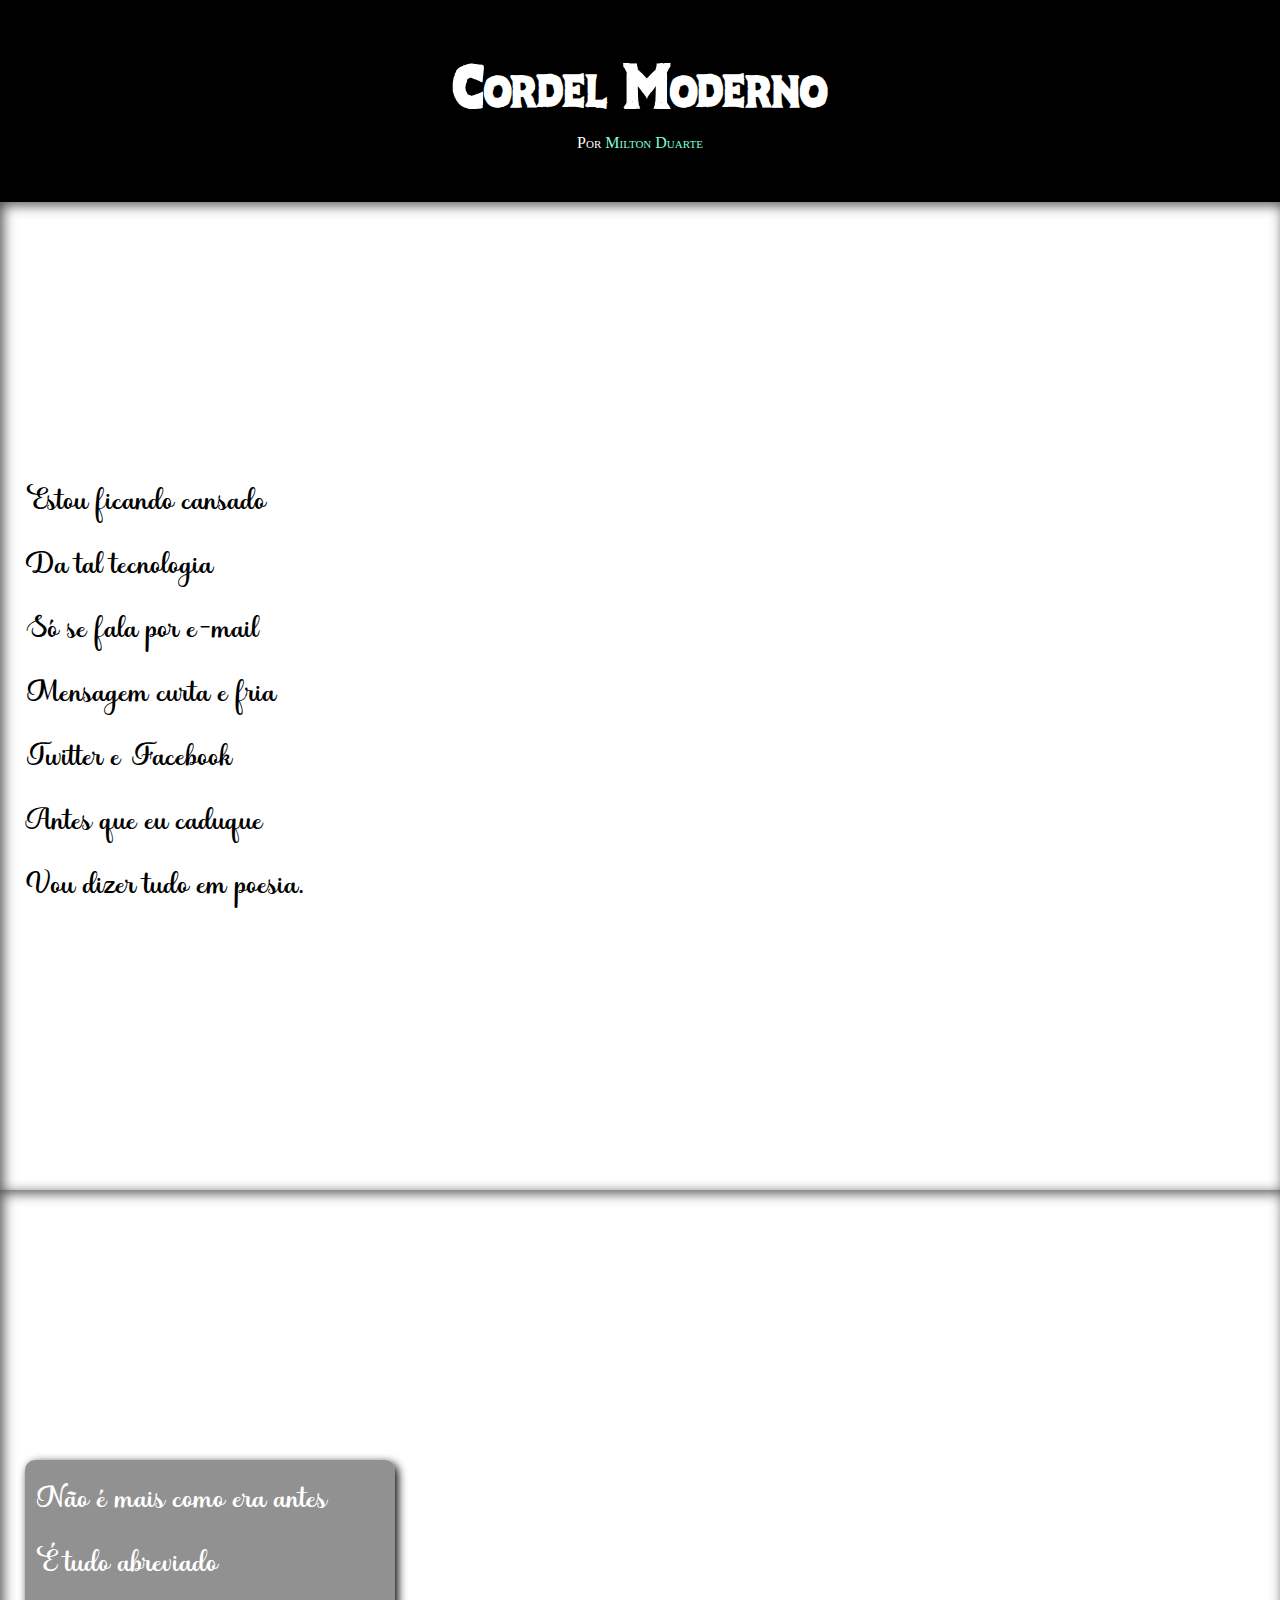
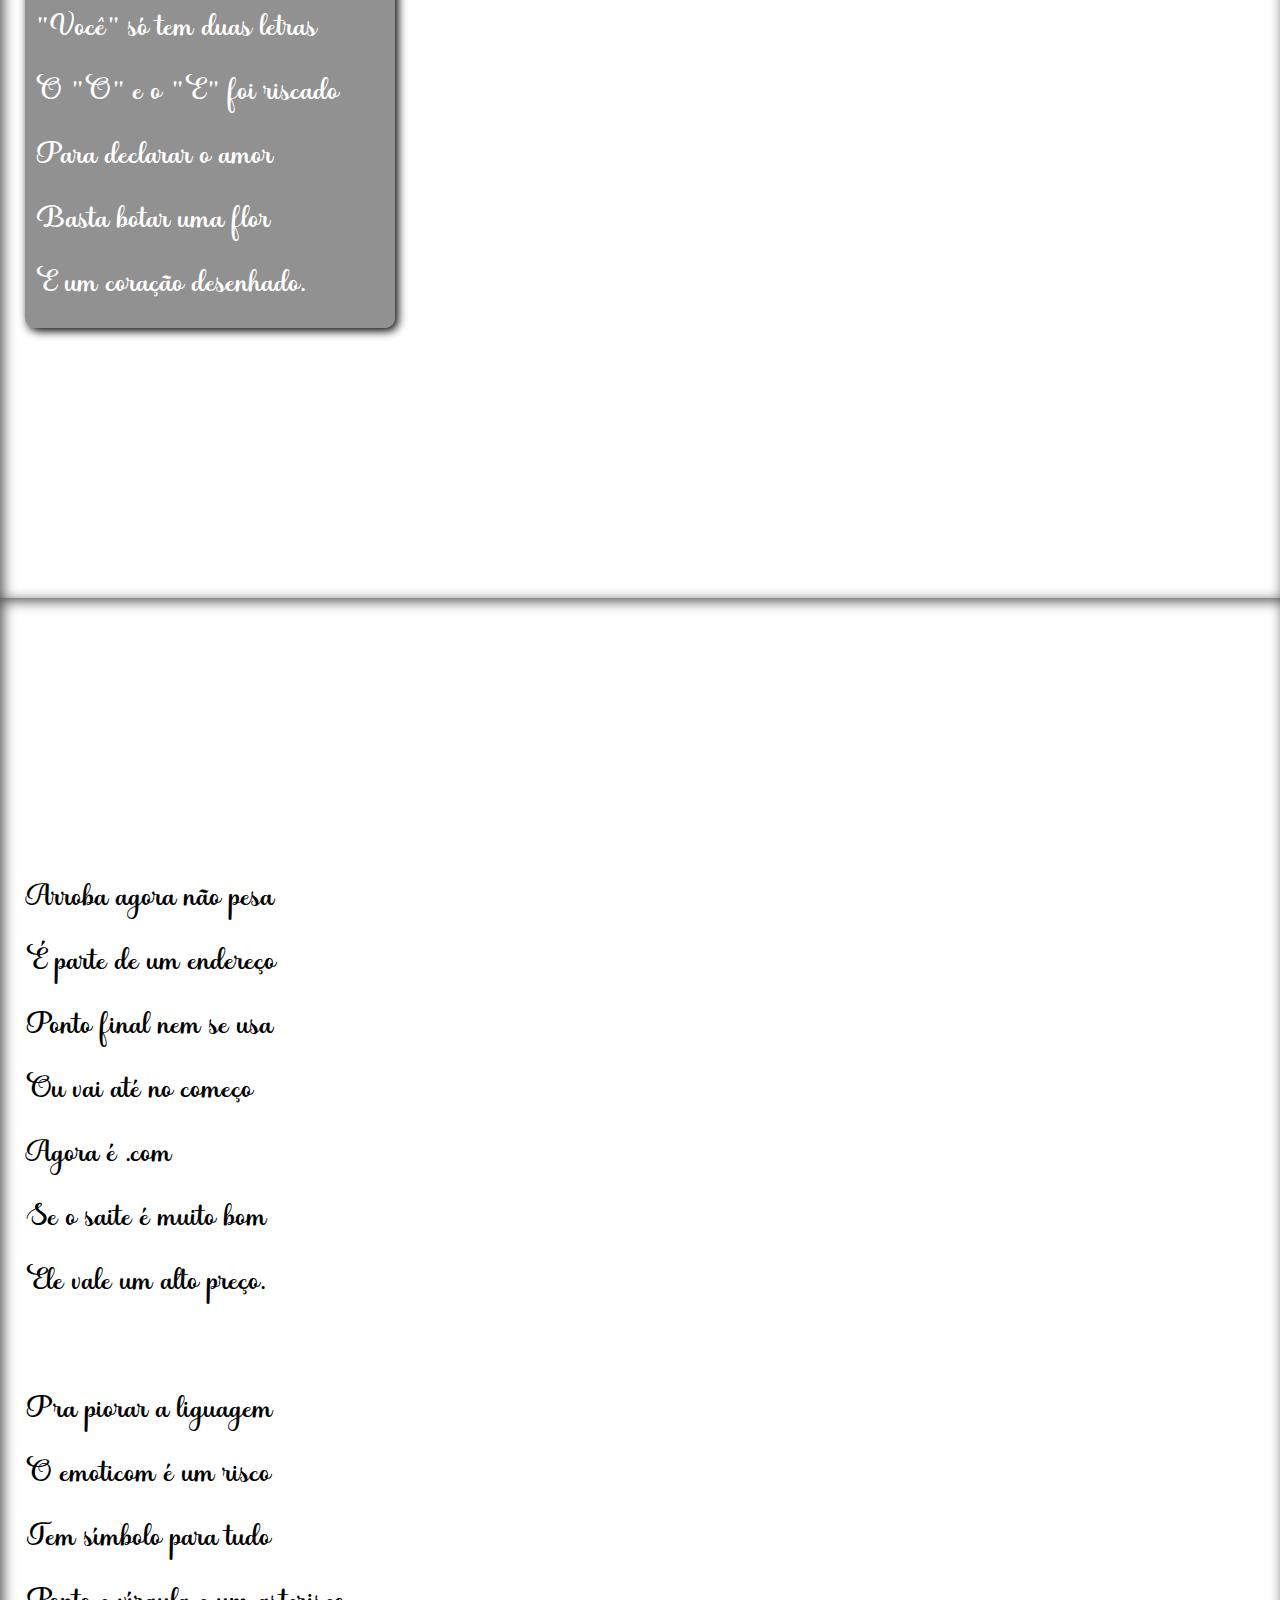
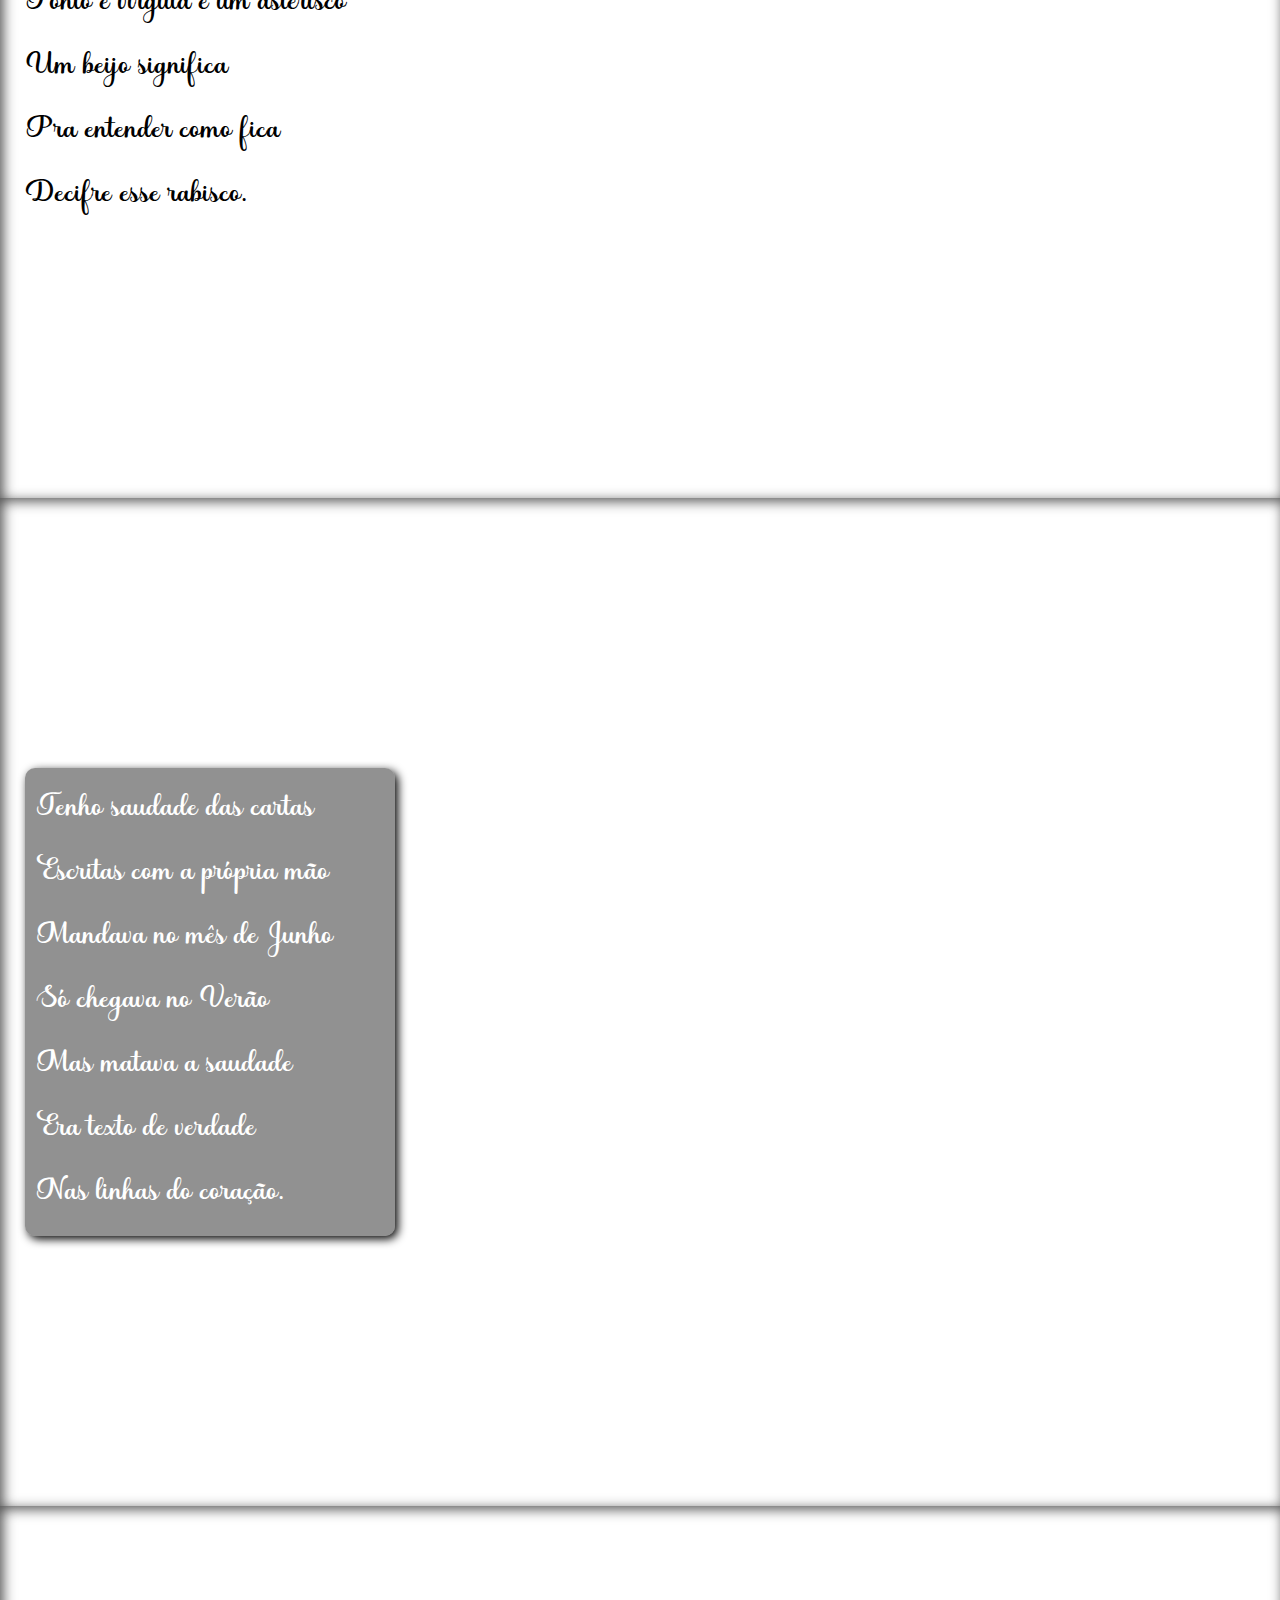
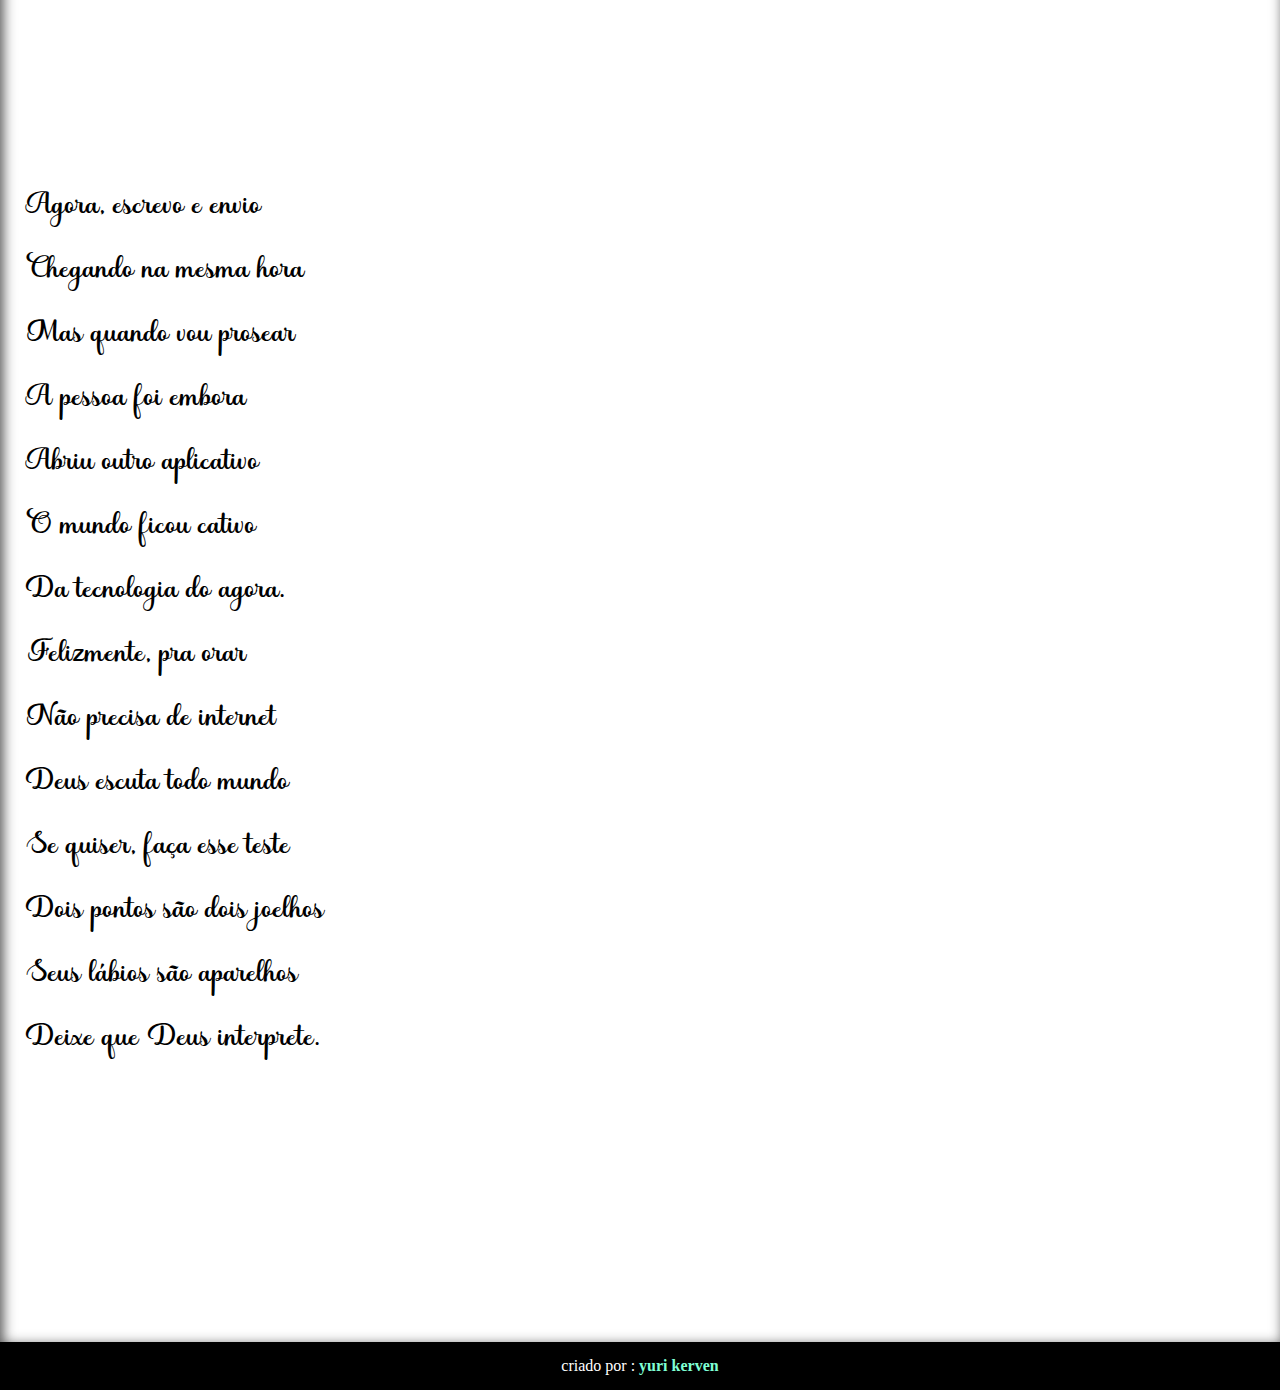
<file: cordel/index.html>
<!DOCTYPE html>
<html lang="pt-br">
<head>
    <meta charset="UTF-8">
    <meta http-equiv="X-UA-Compatible" content="IE=edge">
    <meta name="viewport" content="width=device-width, initial-scale=1.0">
    <title>cordel</title>
    <link rel="stylesheet" href="src/style.css">
</head>
<body>
    
        <header>
                <h1>Cordel Moderno</h1>
                <p>
                    Por <a href="https://www.recantodasletras.com.br/poesias/3186743">Milton Duarte</a>
                </p>
        </header>

        <main>
            <section class="cordel">
                <p>
                    Estou ficando cansado <br>
                    Da tal tecnologia <br>
                    Só se fala por e-mail <br>
                    Mensagem curta e fria <br>
                    Twitter e Facebook <br>
                    Antes que eu caduque <br>
                    Vou dizer tudo em poesia.
                </p>
            </section>
            <section class="img flor">
                <p>
                    Não é mais como era antes <br>
                    É tudo abreviado <br>
                    "Você" só tem duas letras <br>
                    O "O" e o "E" foi riscado <br>
                    Para declarar o amor <br>
                    Basta botar uma flor <br>
                    E um coração desenhado.
                </p>
            </section>
            
            <section class="cordel">
                <p>
                    Arroba agora não pesa <br>
                    É parte de um endereço <br>
                    Ponto final nem se usa <br>
                    Ou vai até no começo <br>
                    Agora é .com <br>
                    Se o saite é muito bom <br>
                    Ele vale um alto preço.
                </p>
                <br>
                <p>
                    Pra piorar a liguagem <br>
                    O emoticom é um risco <br>
                    Tem símbolo para tudo <br>
                    Ponto e vírgula e um asterisco <br>
                    Um beijo significa <br>
                    Pra entender como fica <br>
                    Decifre esse rabisco.
                </p>
            </section>
            
            <section class="img jornal">
                <p>
                    Tenho saudade das cartas <br>
                    Escritas com a própria mão <br>
                    Mandava no mês de Junho <br>
                    Só chegava no Verão <br>
                    Mas matava a saudade <br>
                    Era texto de verdade <br>
                    Nas linhas do coração.
                </p>
            
            </section>
            
            <section class="cordel">
                <p>
                    Agora, escrevo e envio <br>
                    Chegando na mesma hora <br>
                    Mas quando vou prosear <br>
                    A pessoa foi embora <br>
                    Abriu outro aplicativo <br>
                    O mundo ficou cativo <br>
                    Da tecnologia do agora.
                </p>
            
                <p>
                    Felizmente, pra orar <br>
                    Não precisa de internet <br>
                    Deus escuta todo mundo <br>
                    Se quiser, faça esse teste <br>
                    Dois pontos são dois joelhos <br>
                    Seus lábios são aparelhos <br>
                    Deixe que Deus interprete.
                </p>
            </section>
        </main>

        <footer>
            <p>criado por : <a href="https://github.com/yuri-kerven" target="_blank"><strong>yuri kerven</strong></a></p>
        </footer>

</body>
</html>
</file>
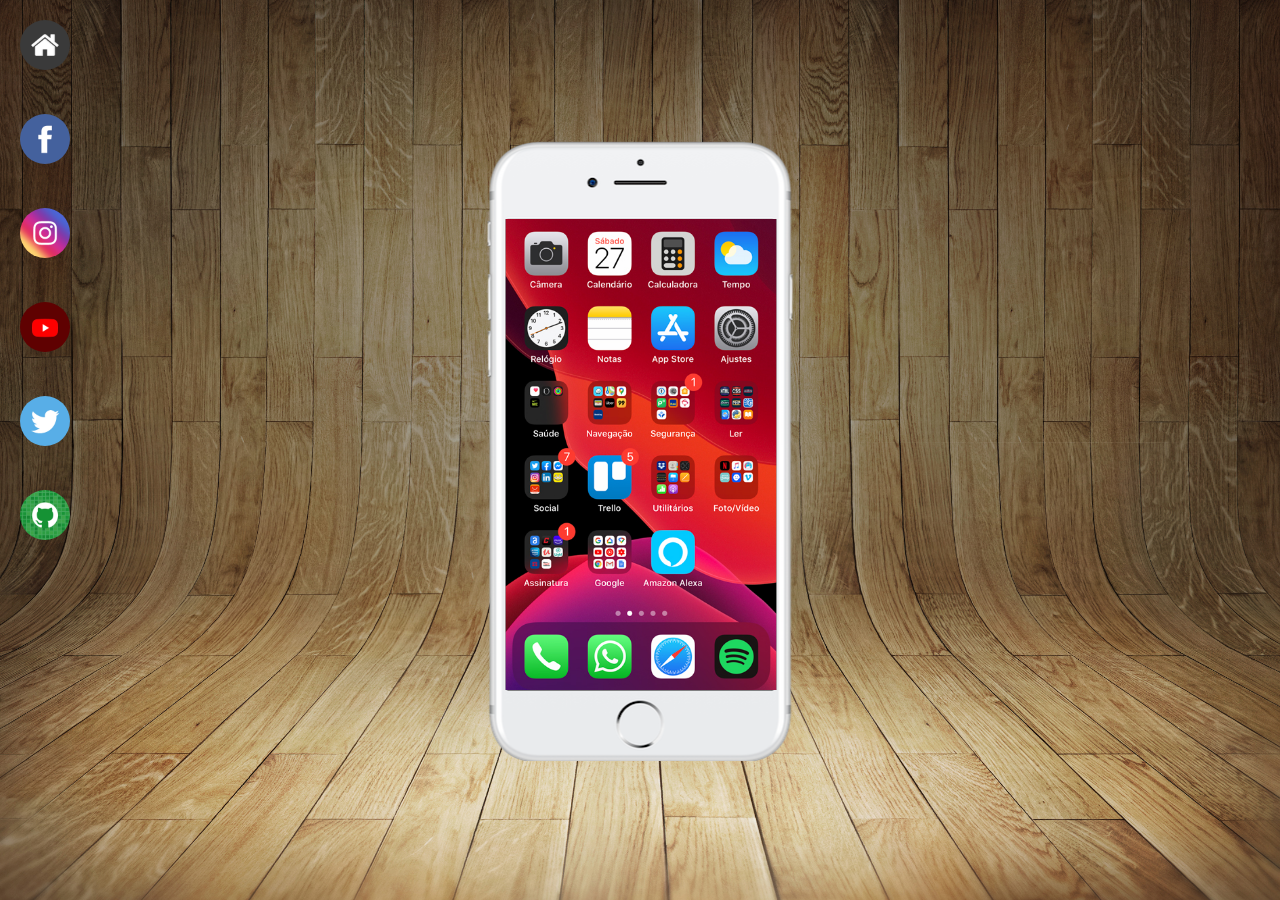
<file: dsf-social/index.html>
<!DOCTYPE html>
<html lang="pt-br">

<head>
    <meta charset="UTF-8">
    <meta http-equiv="X-UA-Compatible" content="IE=edge">
    <meta name="viewport" content="width=device-width, initial-scale=1.0">
    <title>socialmidia</title>
    <link rel="stylesheet" href="src/style.css">
</head>

<body>
    <main>
        <section id="phone">
            <iframe src="home.html" name="tela" id="tela" frameborder="0"></iframe>

        </section>
        <section id="rede-sociais">
            <a href="home.html" target="tela"><img src="src/imagens/logo-home.jpg" alt="home"></a><br>

            <a href="facebook.html" target="tela"><img src="src/imagens/logo-facebook.jpg" alt="facebook"></a><br>

            <a href="instagram.html" target="tela"><img src="src/imagens/logo-instagram.jpg" alt="instagram"></a><br>

            <a href="youtube.html" target="tela"><img src="src/imagens/logo-youtube.jpg" alt="youtube"></a><br>

            <a href="twitter.html" target="tela"><img src="src/imagens/logo-twitter.jpg" alt="twitter"></a><br>

            <a href="github.html" target="tela"><img src="src/imagens/logo-github.jpg" alt="github"></a>


        </section>
    </main>
</body>

</html>
</file>
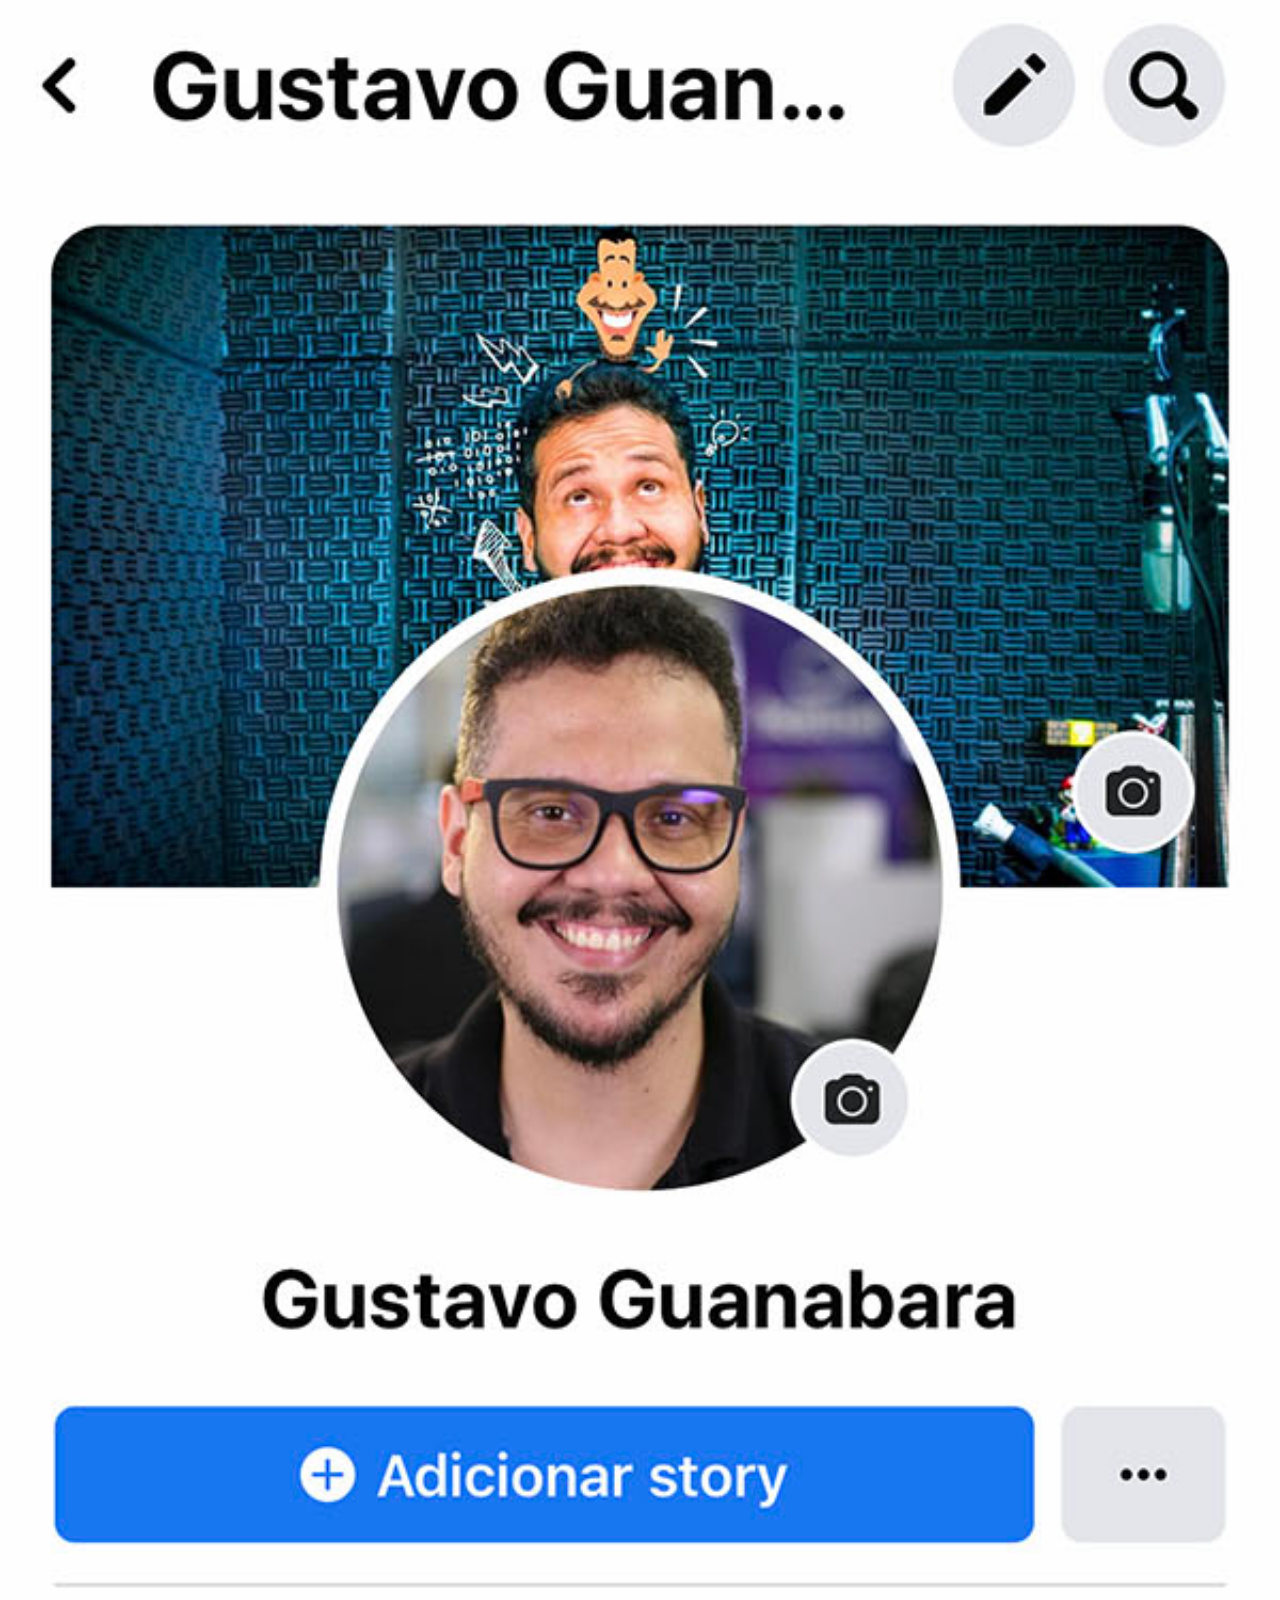
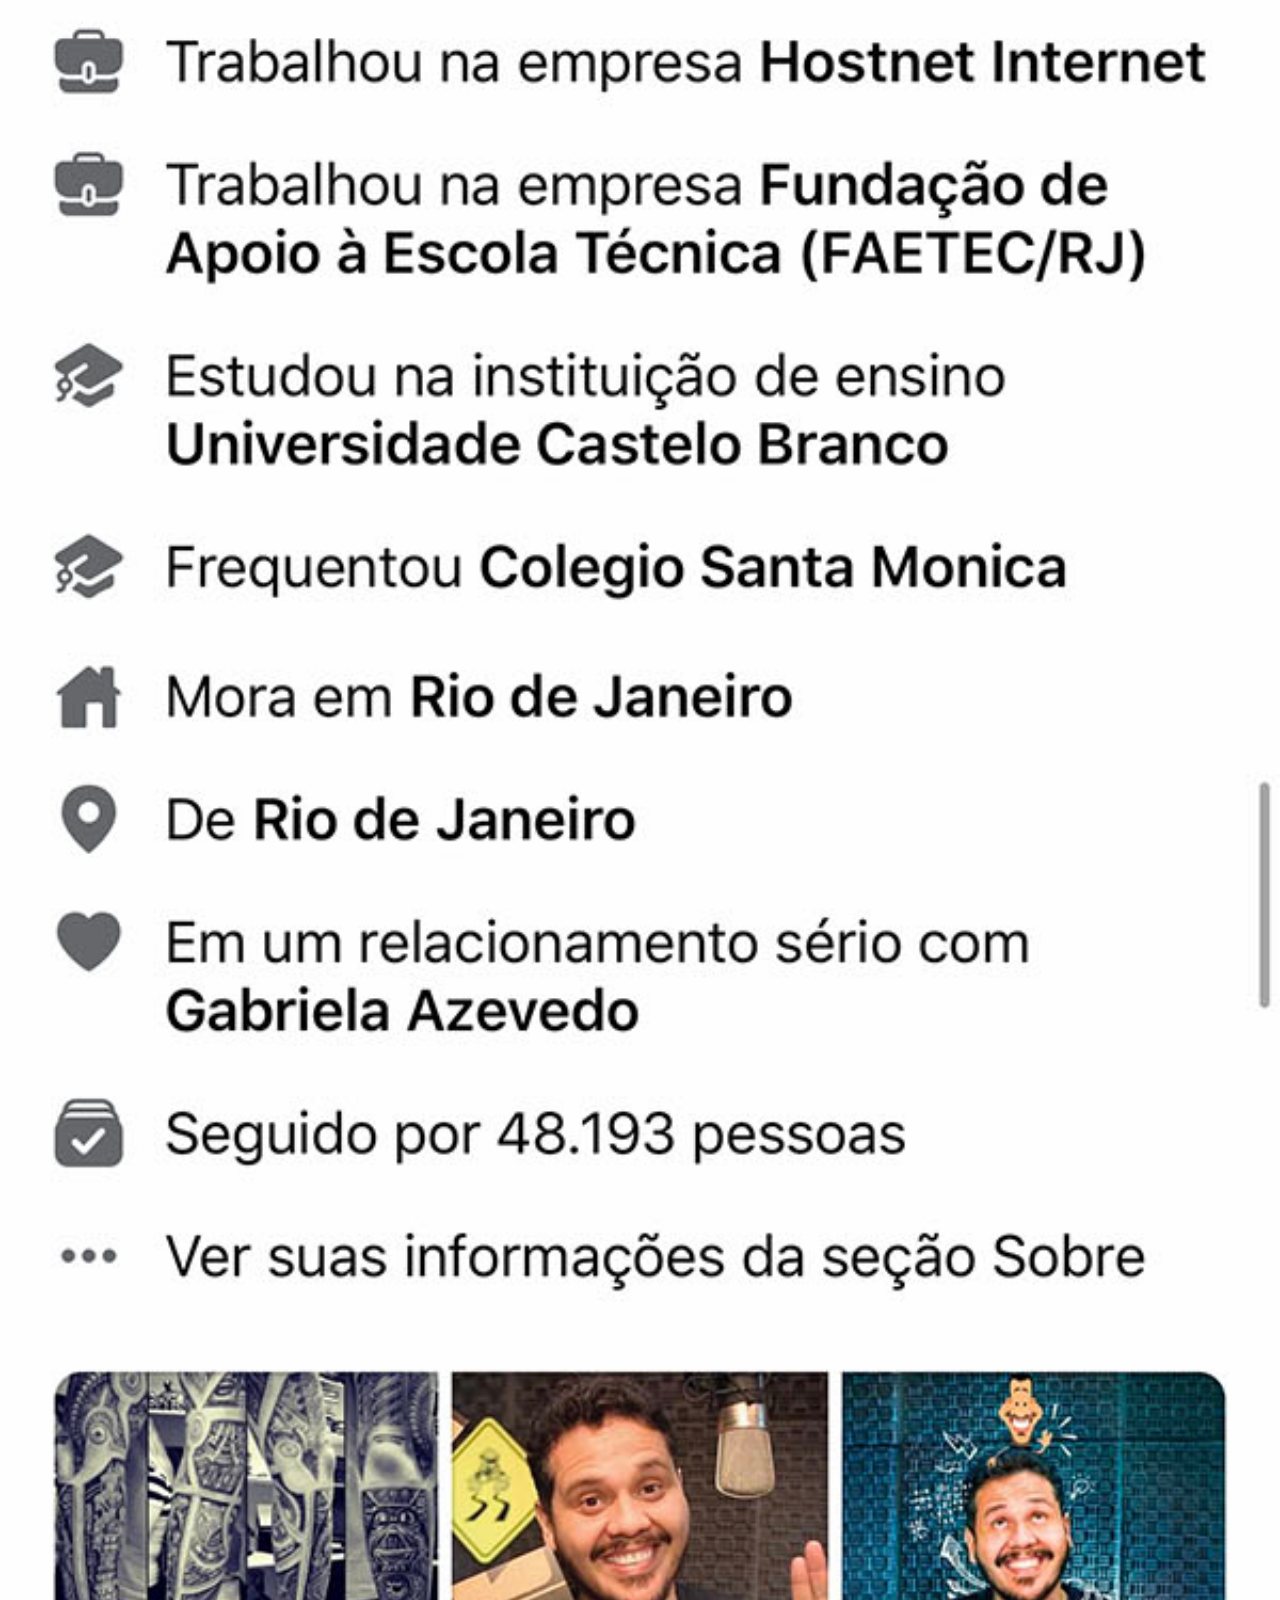
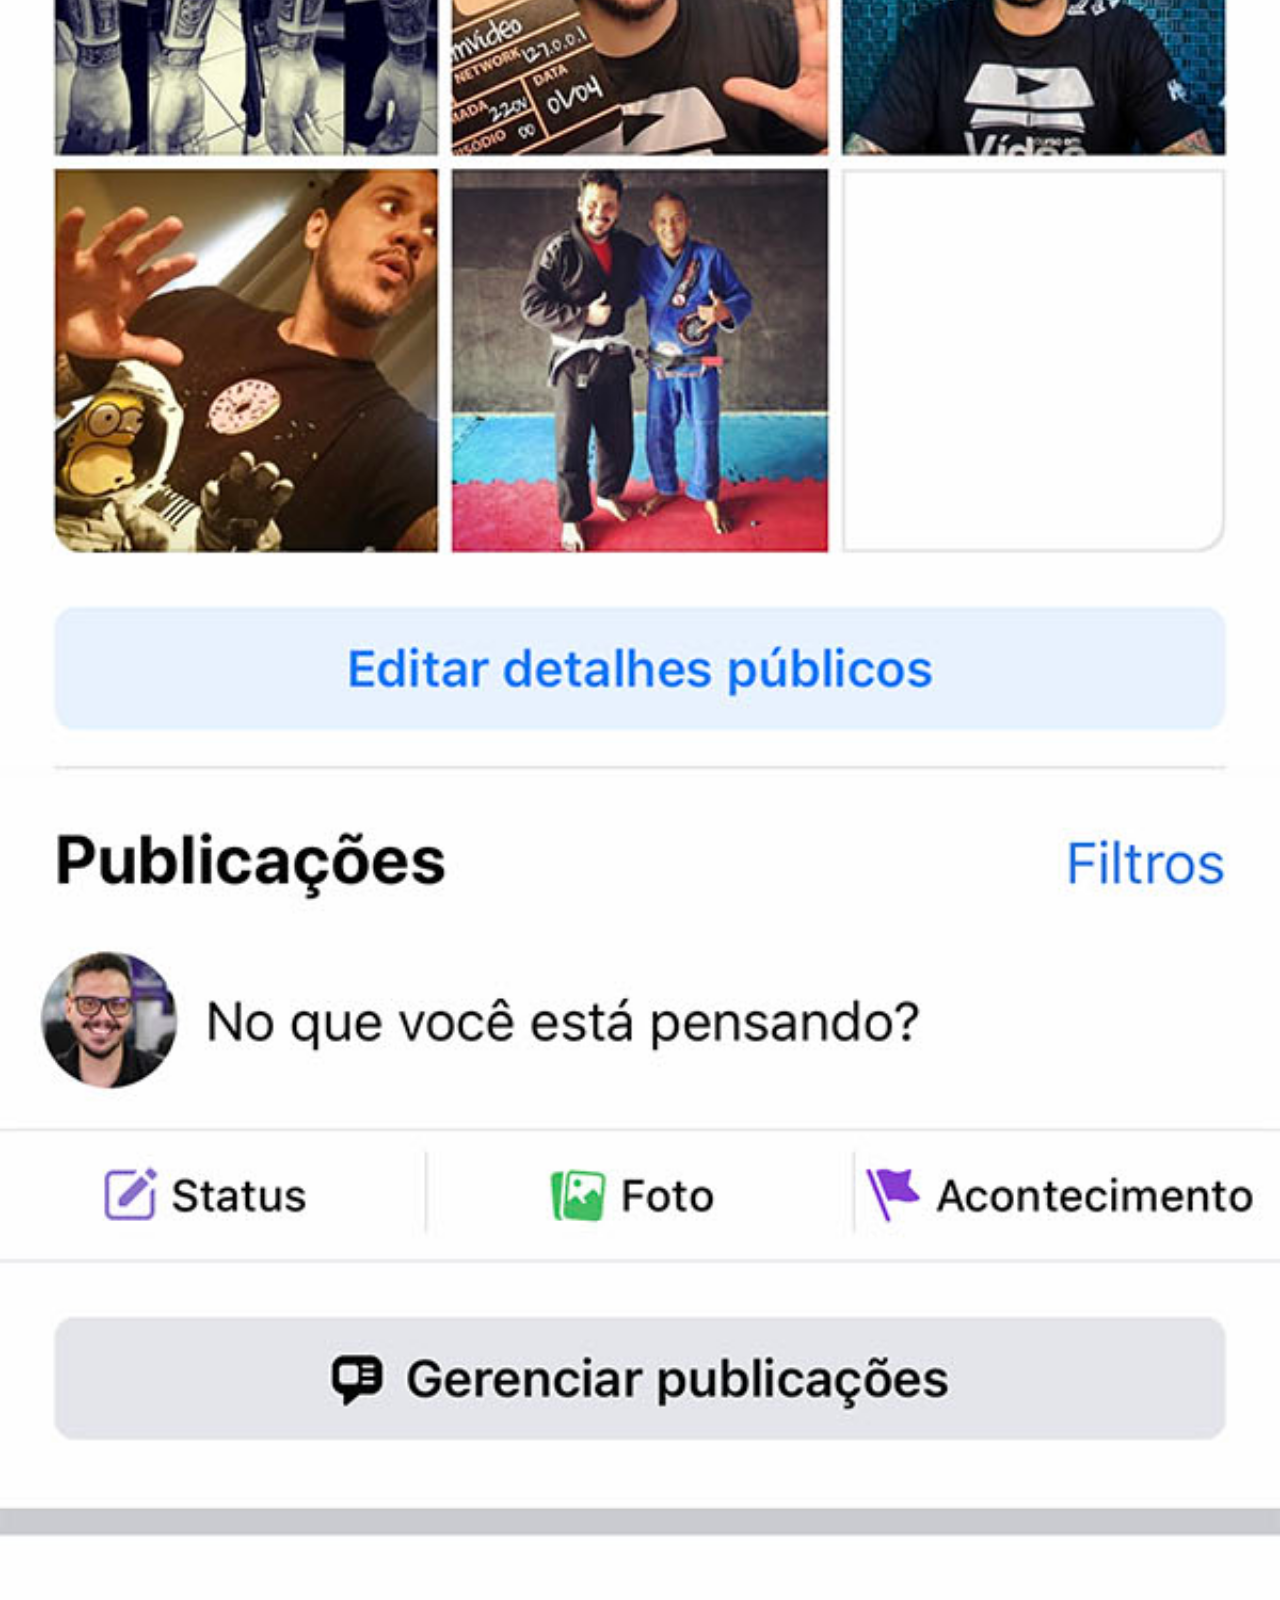
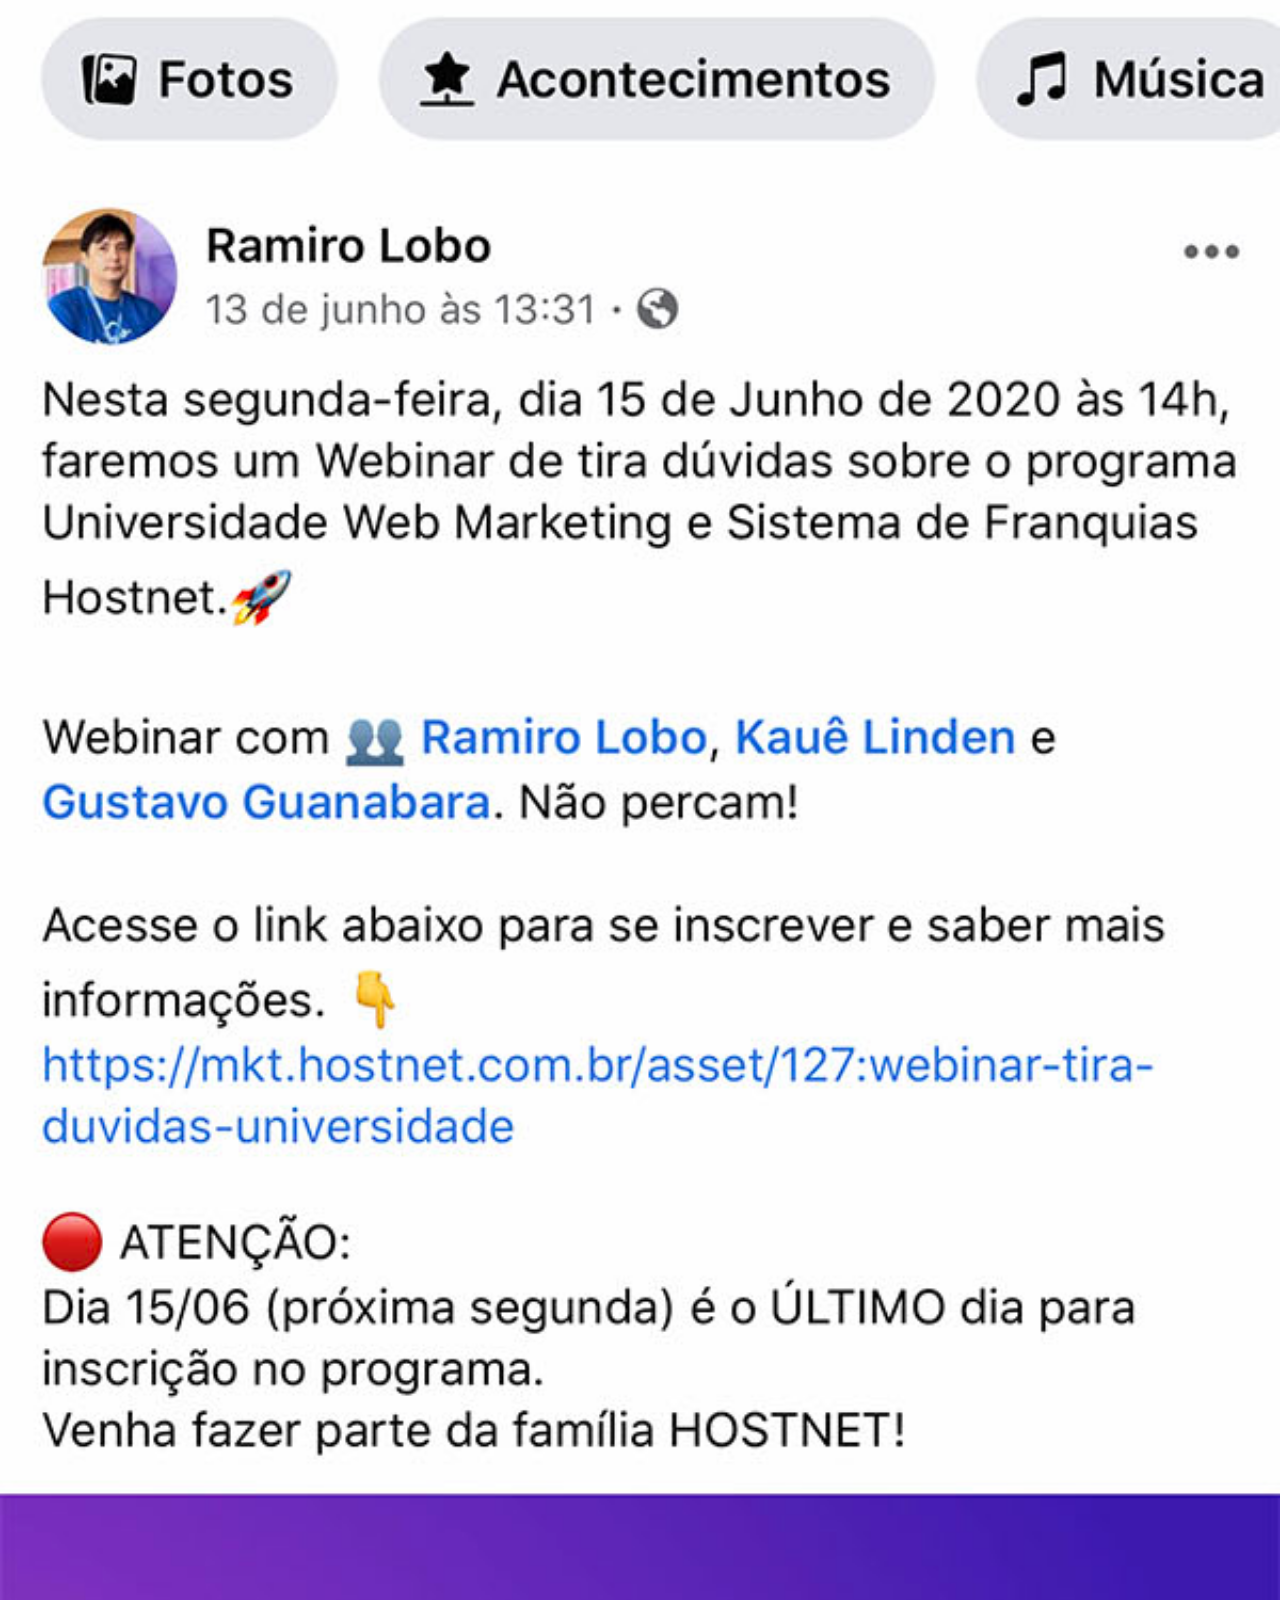
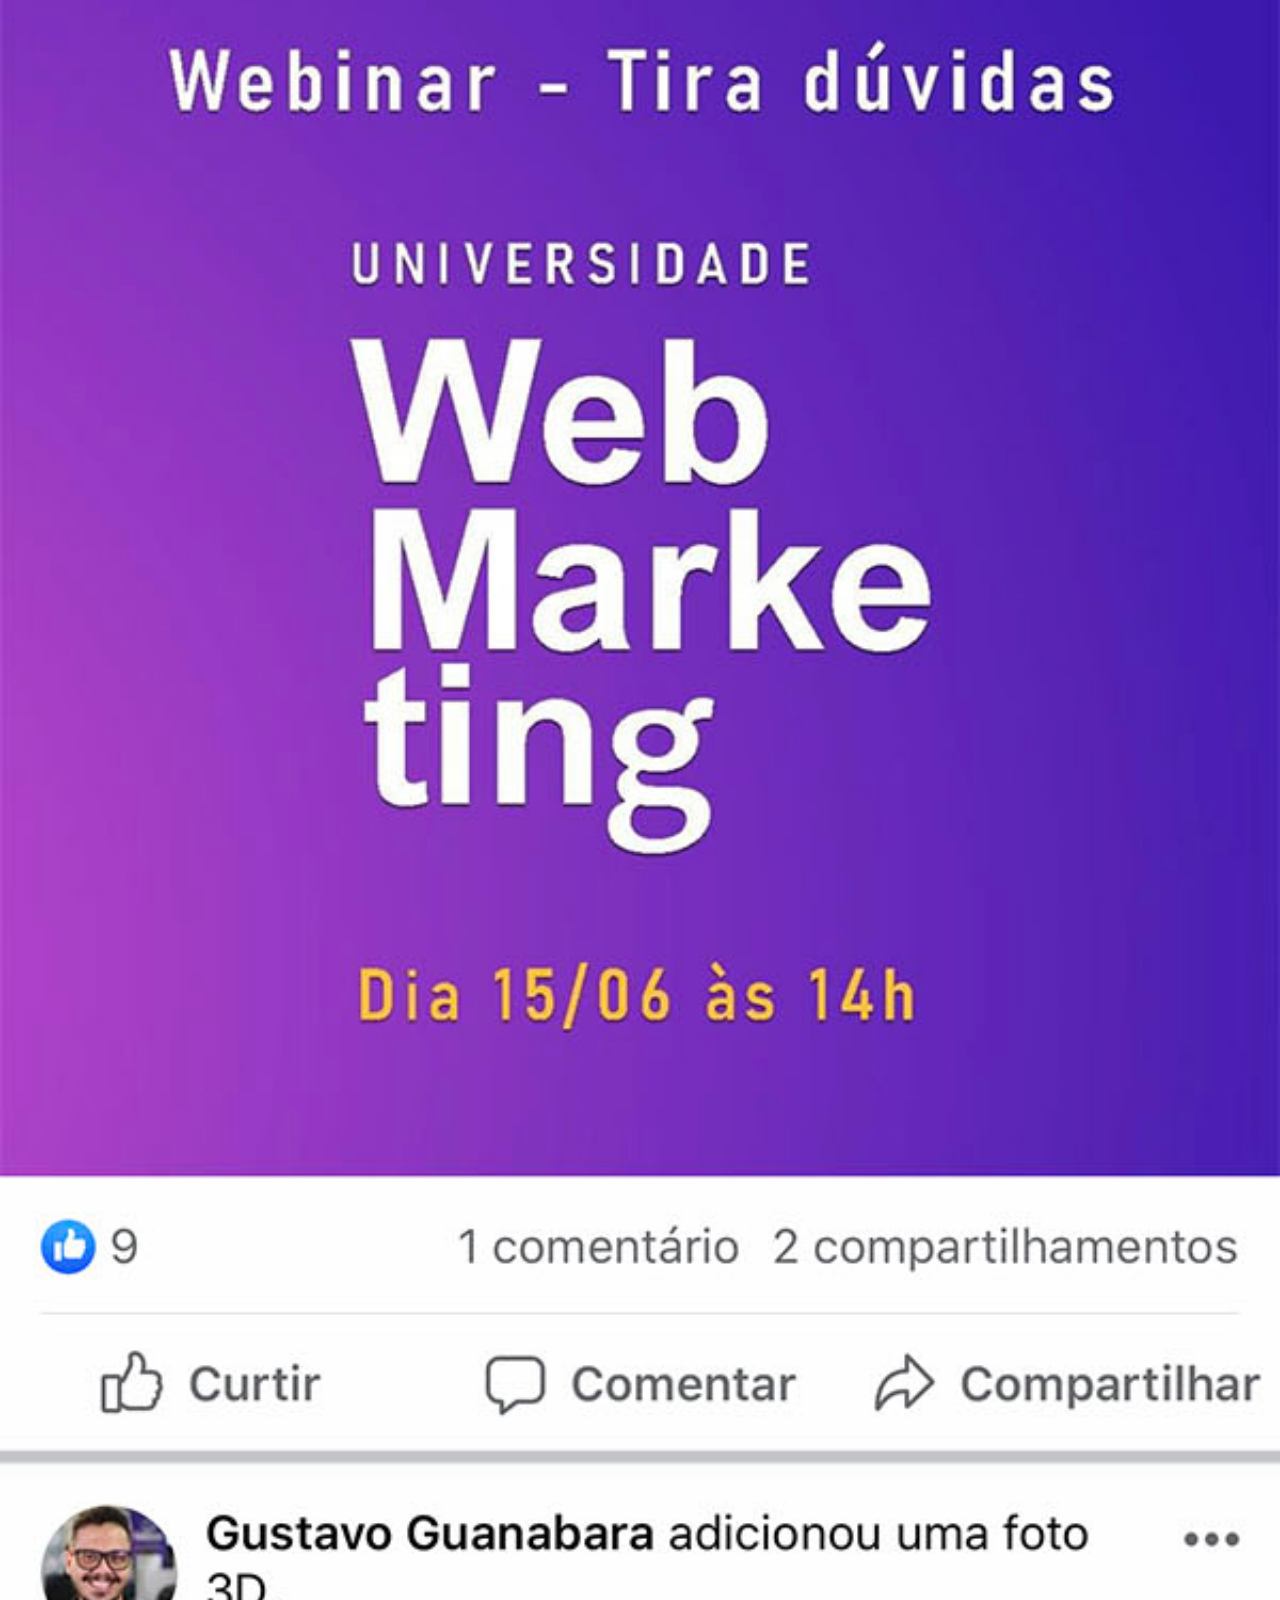
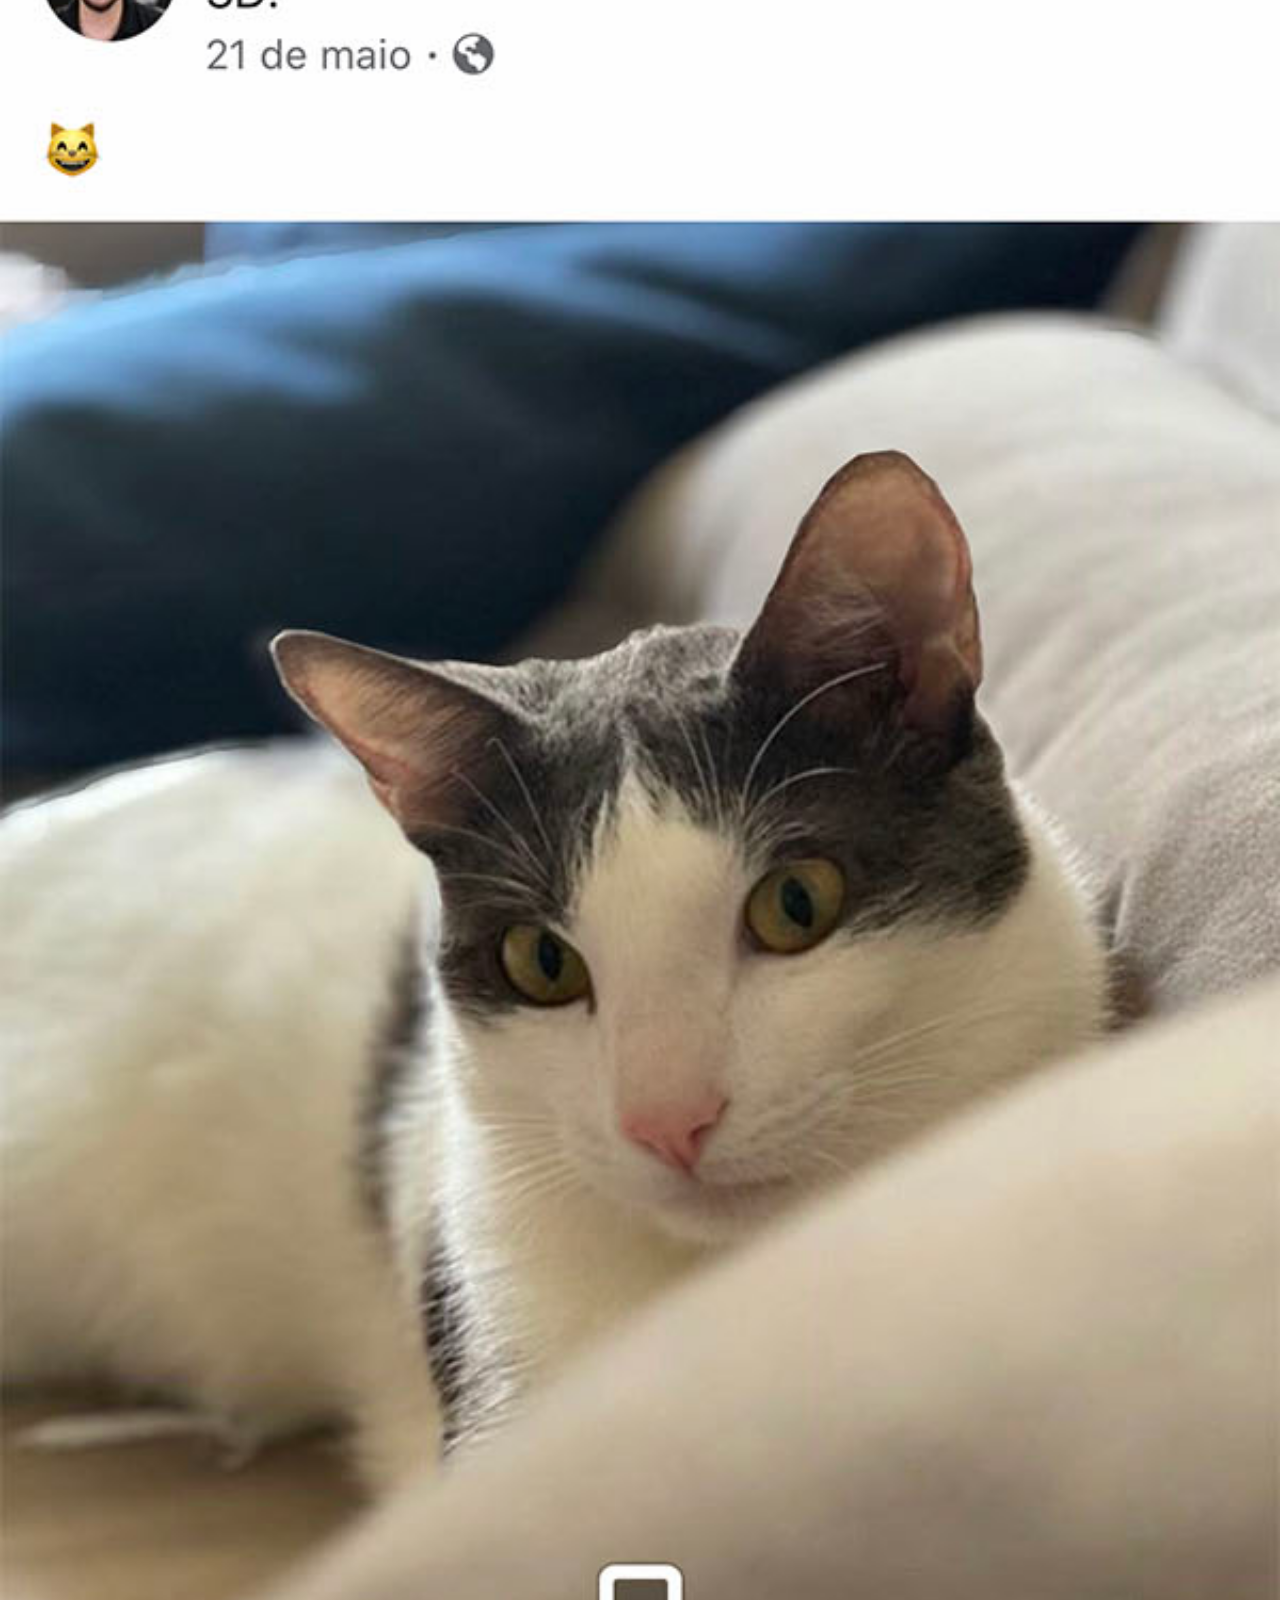
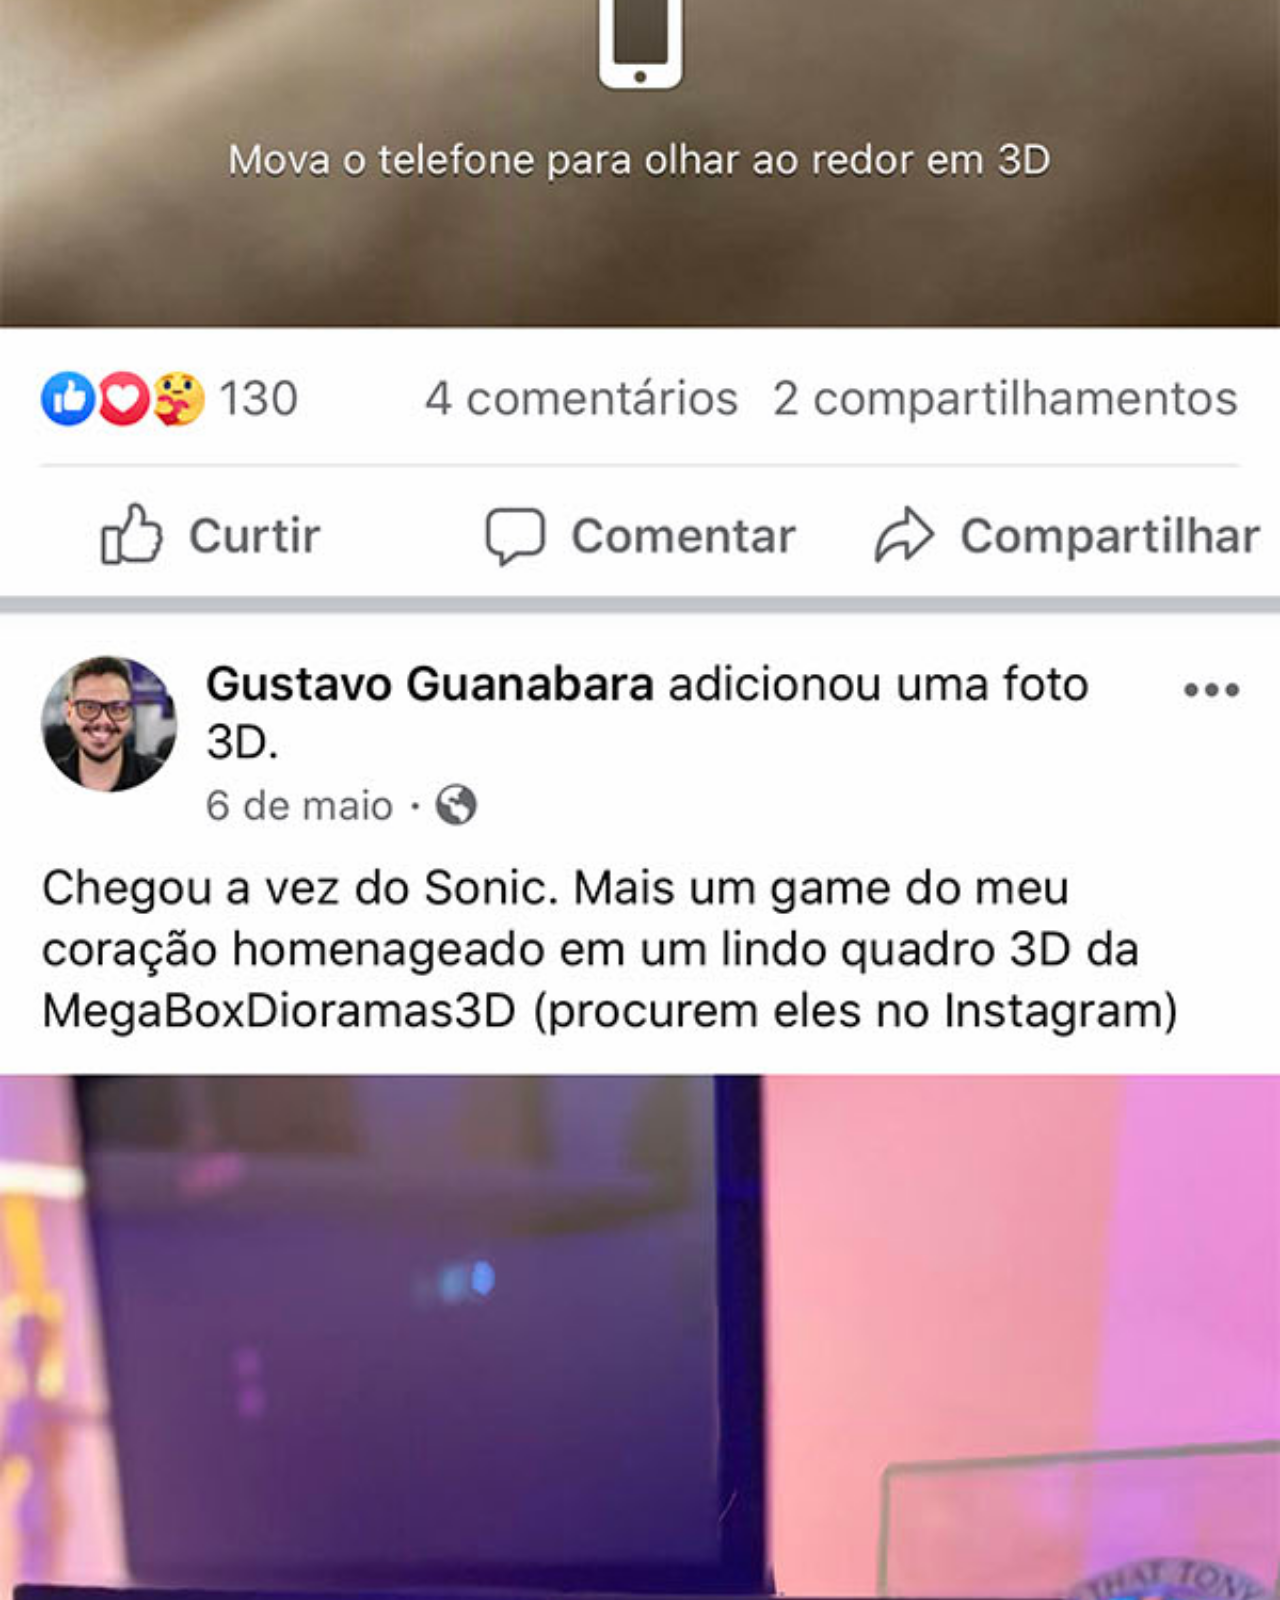
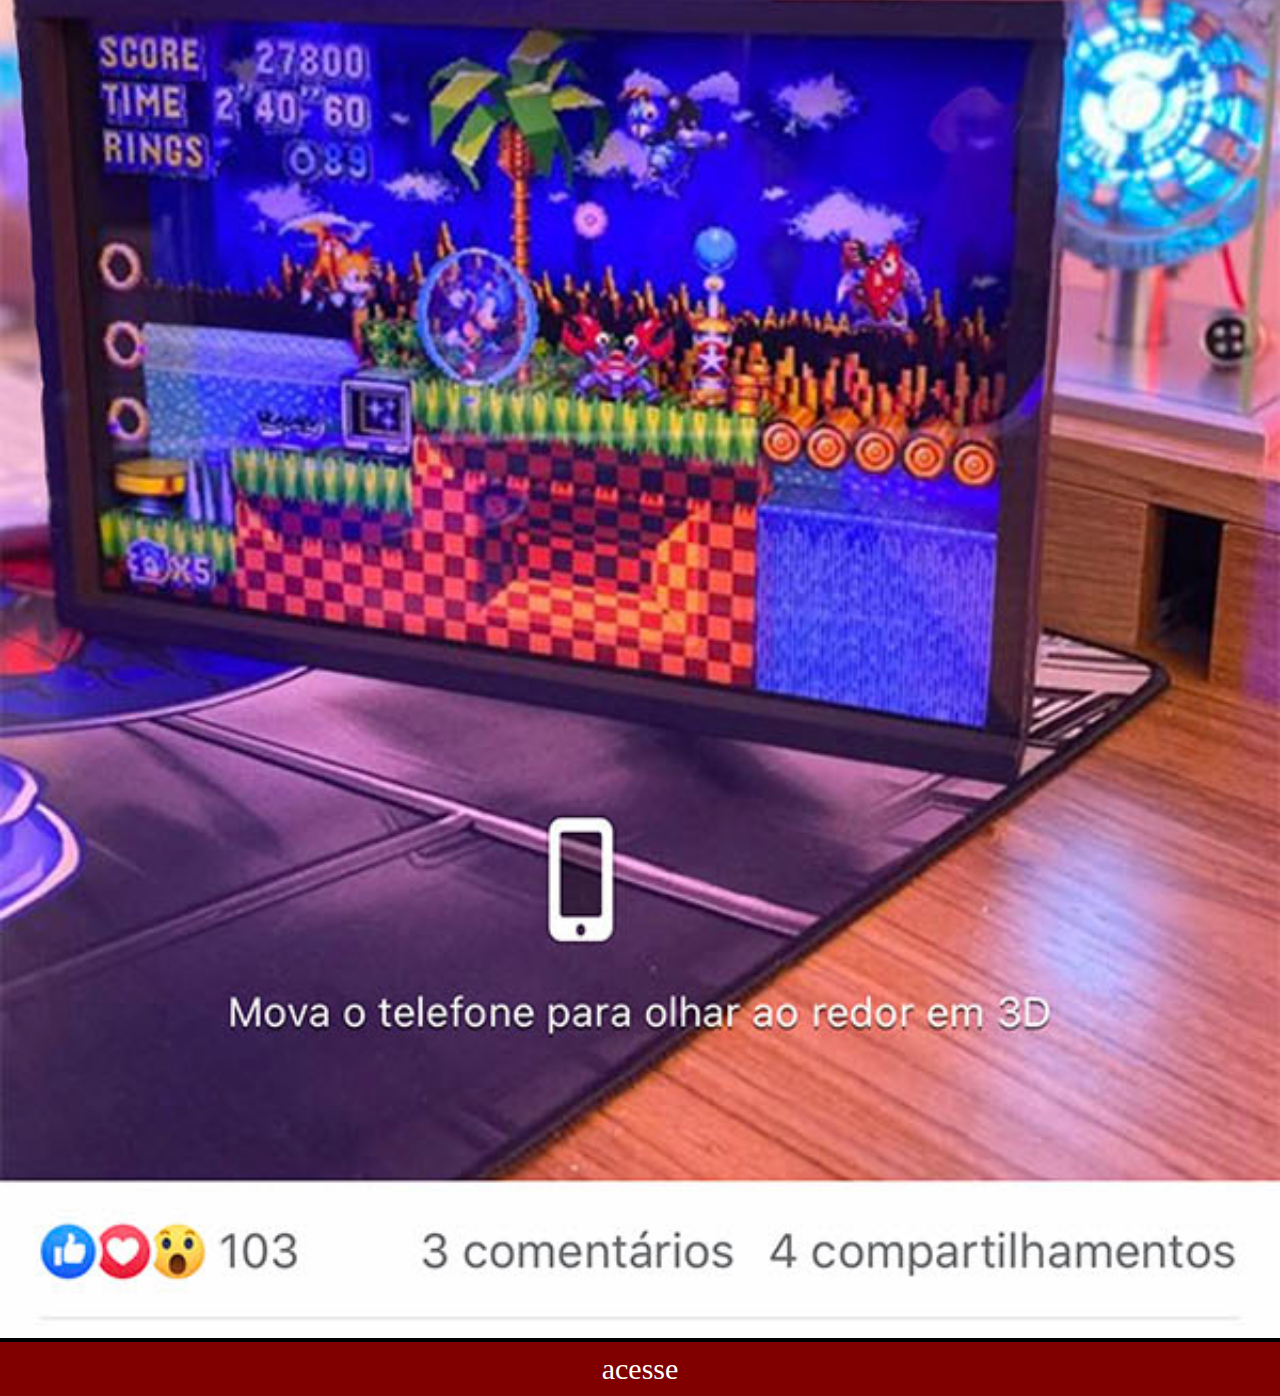
<file: dsf-social/facebook.html>
<!DOCTYPE html>
<html lang="pt-br">
<head>
    <meta charset="UTF-8">
    <meta http-equiv="X-UA-Compatible" content="IE=edge">
    <meta name="viewport" content="width=device-width, initial-scale=1.0">
    <title>youtube</title>
    <link rel="stylesheet" href="src/social.css">
</head>
<body>
    <img src="src/imagens/tela-facebook.jpg" alt="img-facebook">
    <a href="https://www.youtube.com/channel/UCJlpIWQQTDFJ-CBlOVkQBsg" target="_blank">acesse
    </a>
</body>
</html>
</file>
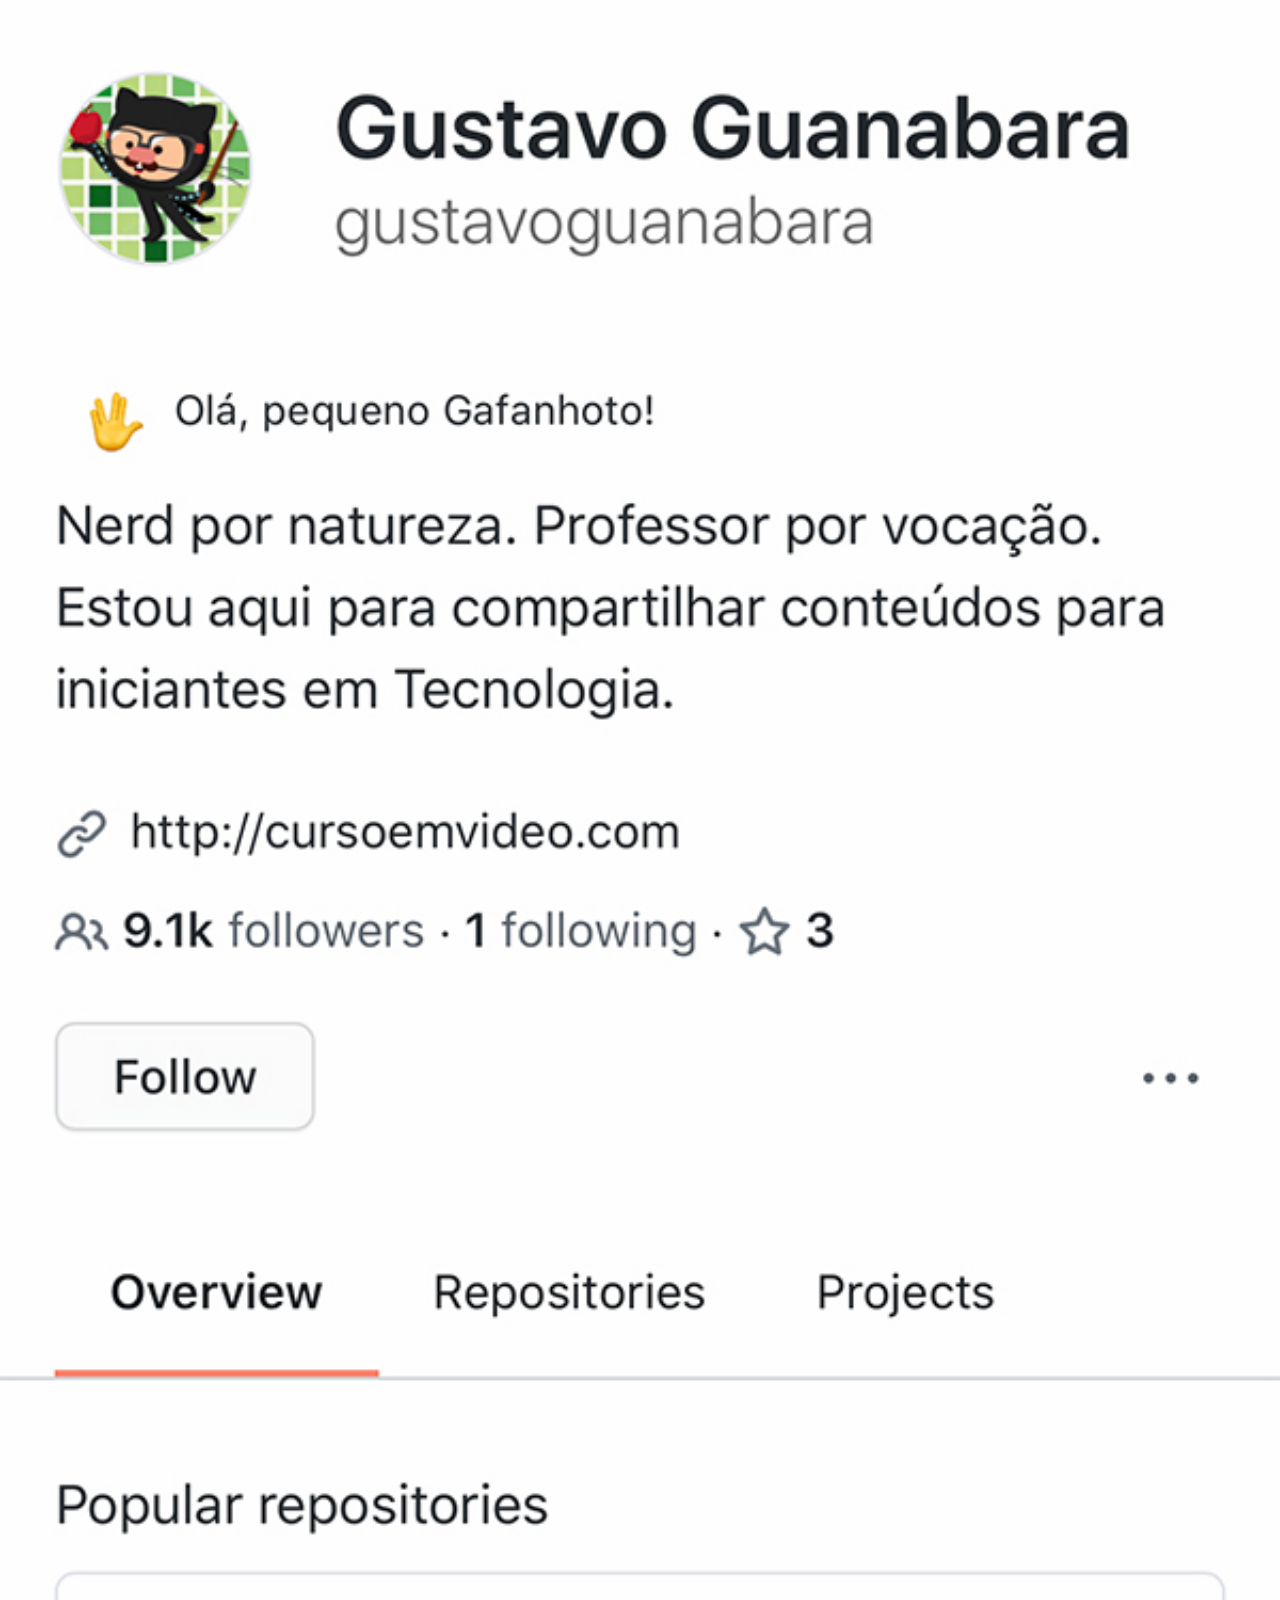
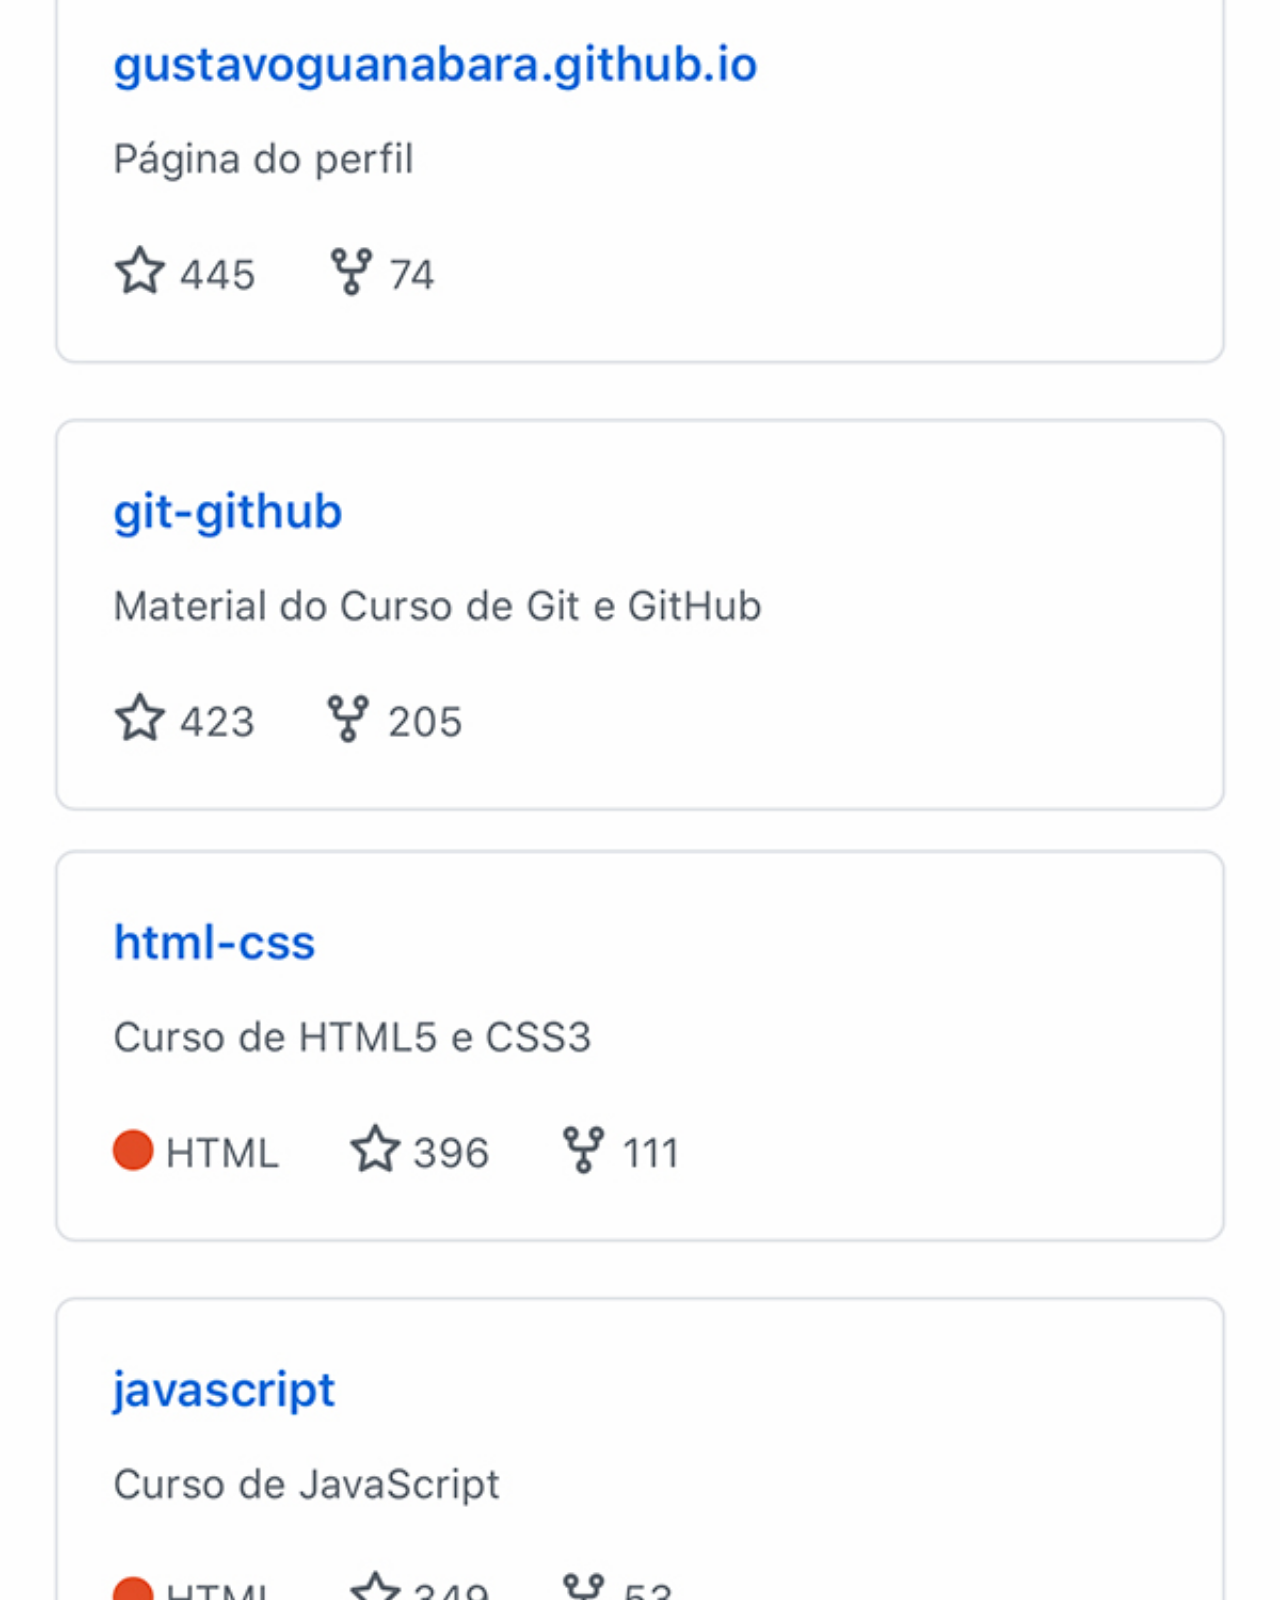
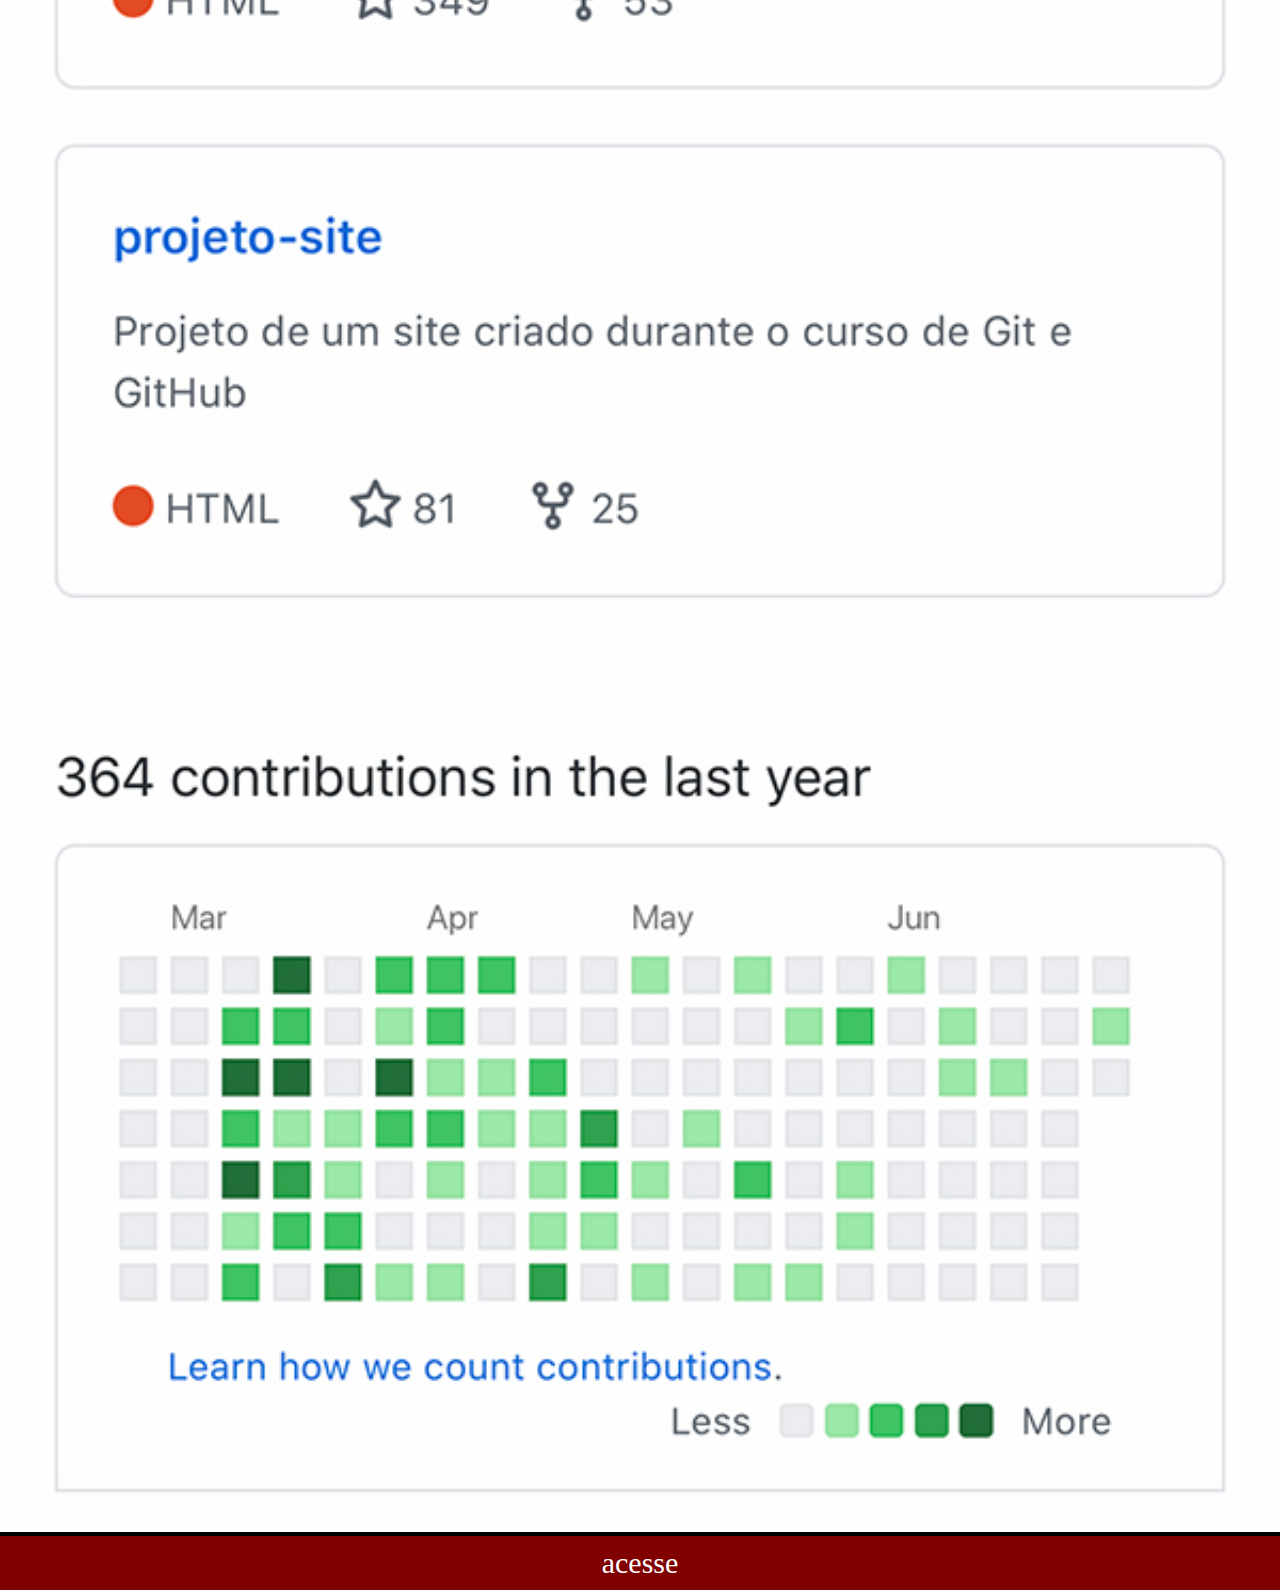
<file: dsf-social/github.html>
<!DOCTYPE html>
<html lang="pt-br">
<head>
    <meta charset="UTF-8">
    <meta http-equiv="X-UA-Compatible" content="IE=edge">
    <meta name="viewport" content="width=device-width, initial-scale=1.0">
    <title>youtube</title>
    <link rel="stylesheet" href="src/social.css">
</head>
<body>
    <img src="src/imagens/tela-github.jpg" alt="img-github">
    <a href="https://www.youtube.com/channel/UCJlpIWQQTDFJ-CBlOVkQBsg" target="_blank">acesse
    </a>
</body>
</html>
</file>
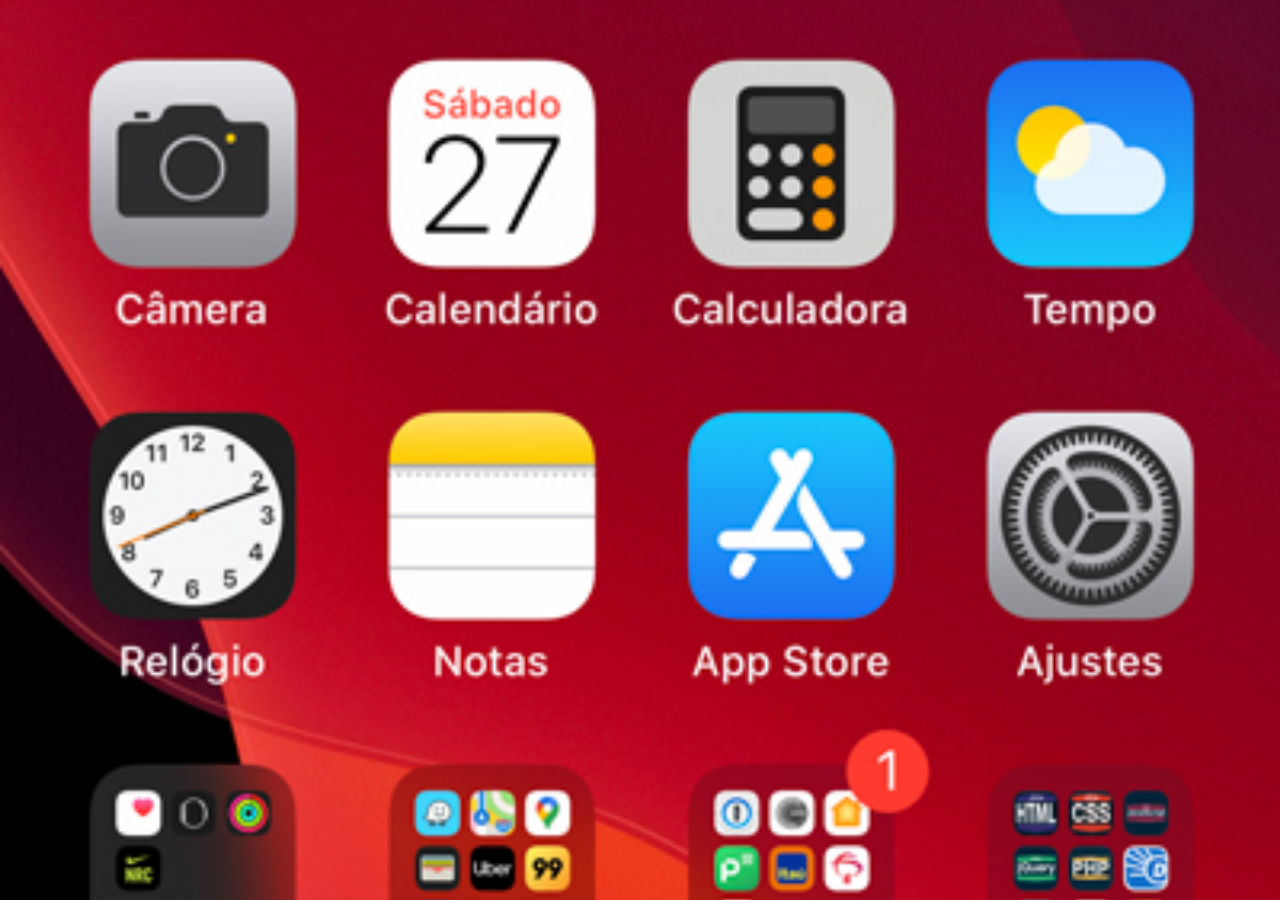
<file: dsf-social/home.html>
<!DOCTYPE html>
<html lang="ept-br">
<head>
    <meta charset="UTF-8">
    <meta http-equiv="X-UA-Compatible" content="IE=edge">
    <meta name="viewport" content="width=device-width, initial-scale=1.0">
    <title>home</title>
    <style>
        *{
            margin: 0px;
            padding: 0px;
        }
        body{
            background: black url(src/imagens/tela-home.jpg) no-repeat top center ;
            background-size: cover;
        }

    </style>

</head>
<body>
    
</body>
</html>
</file>
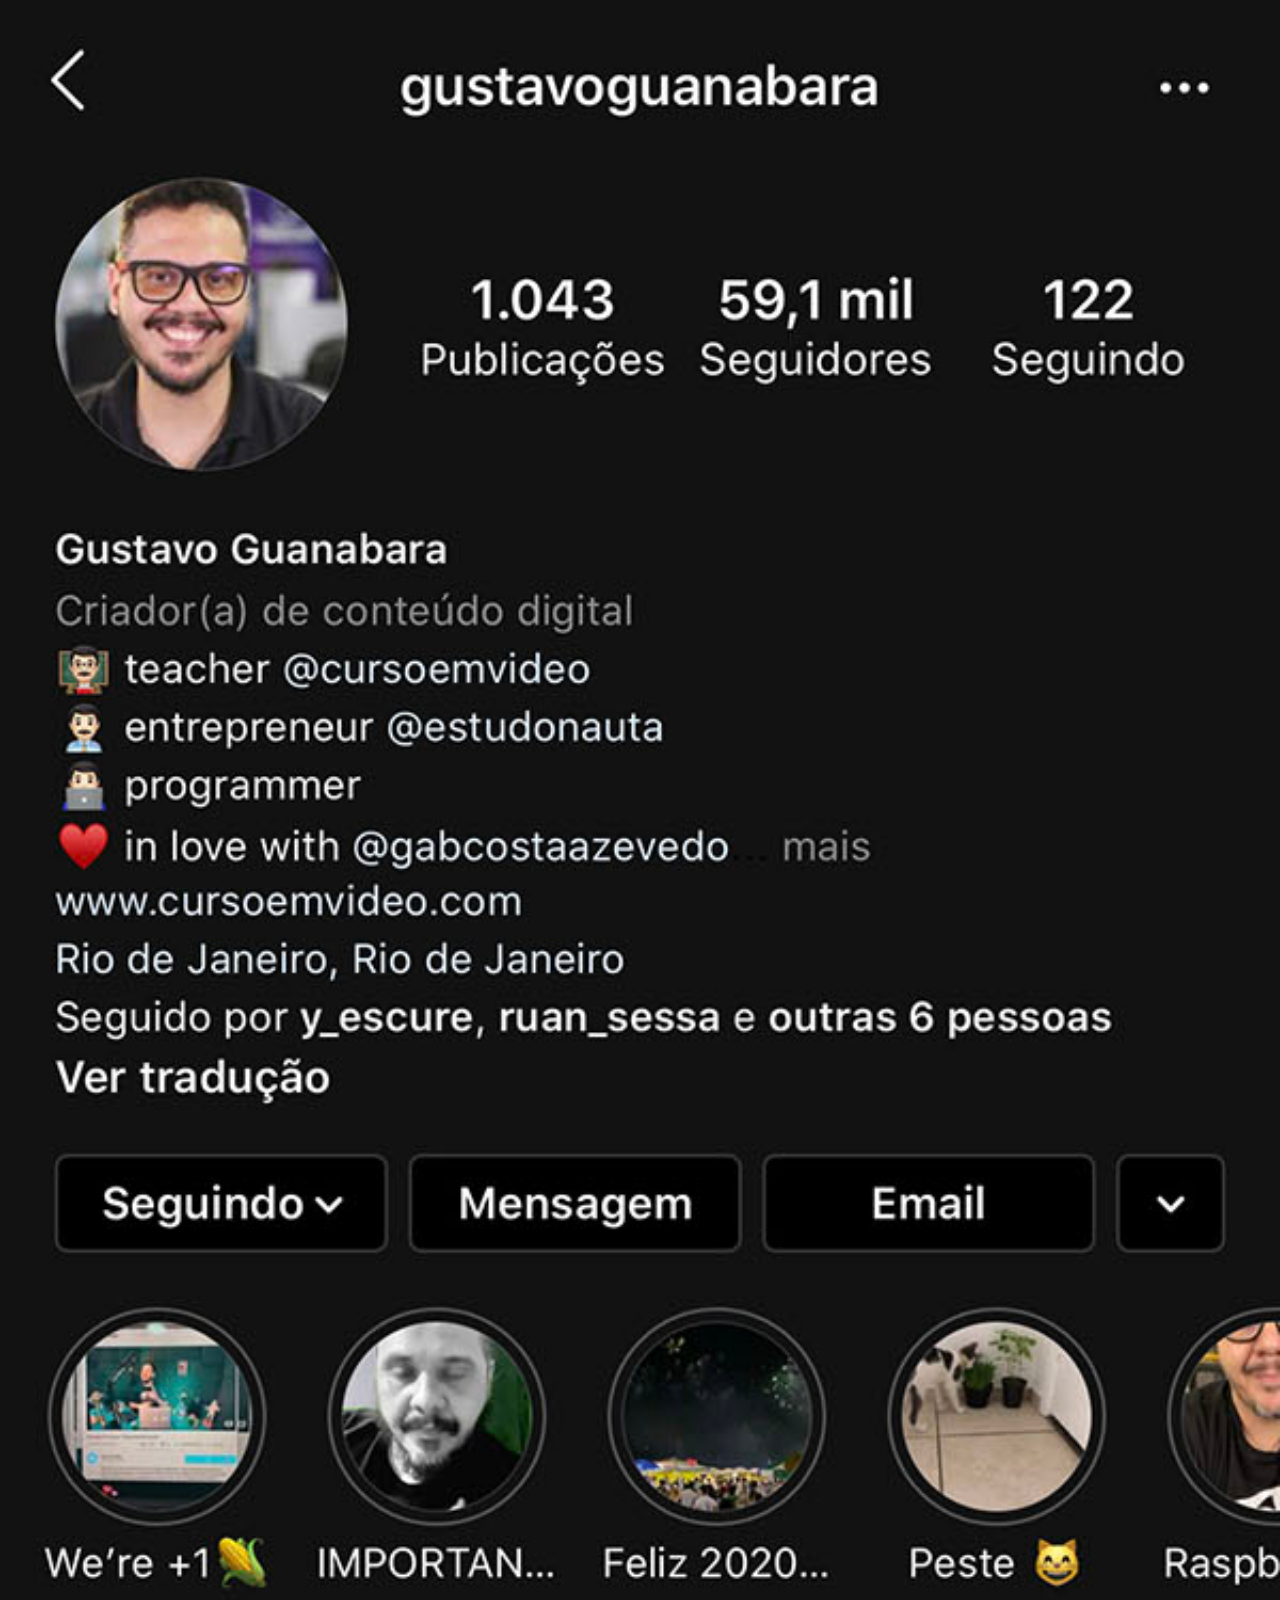
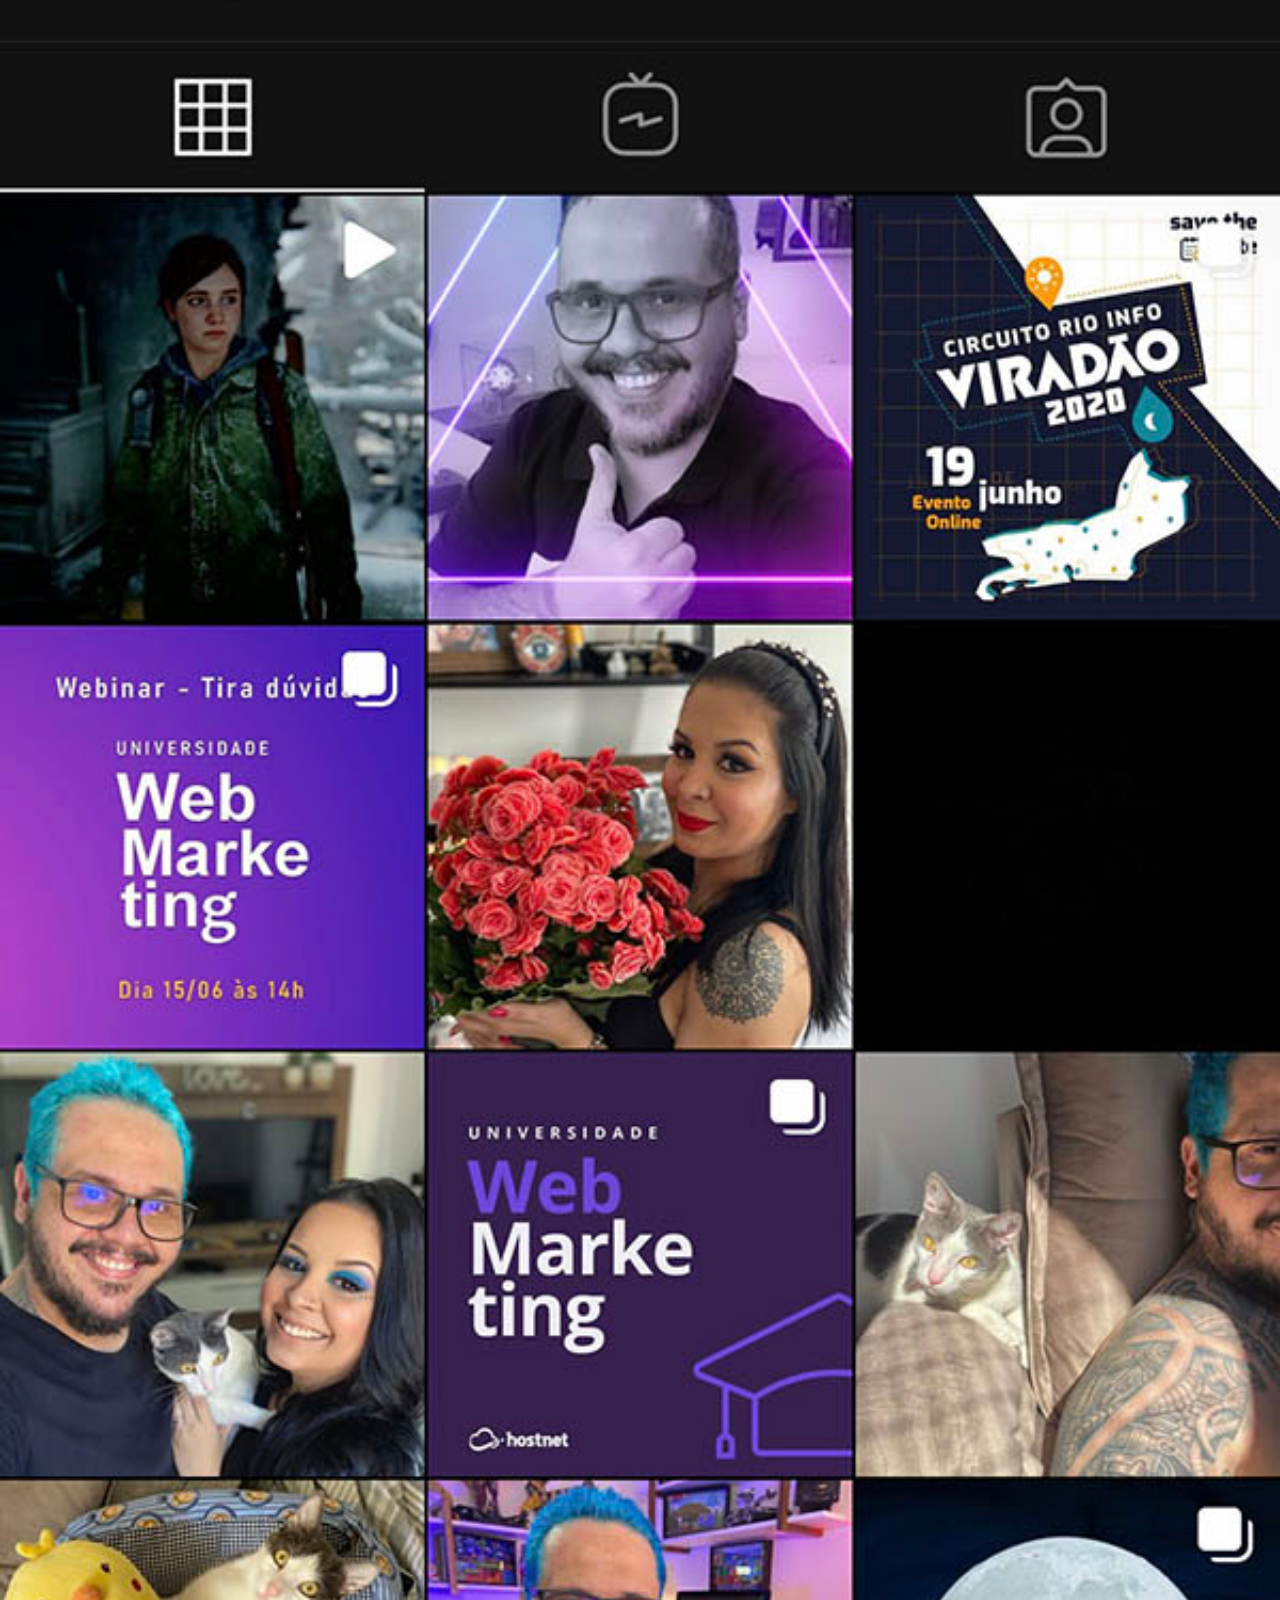
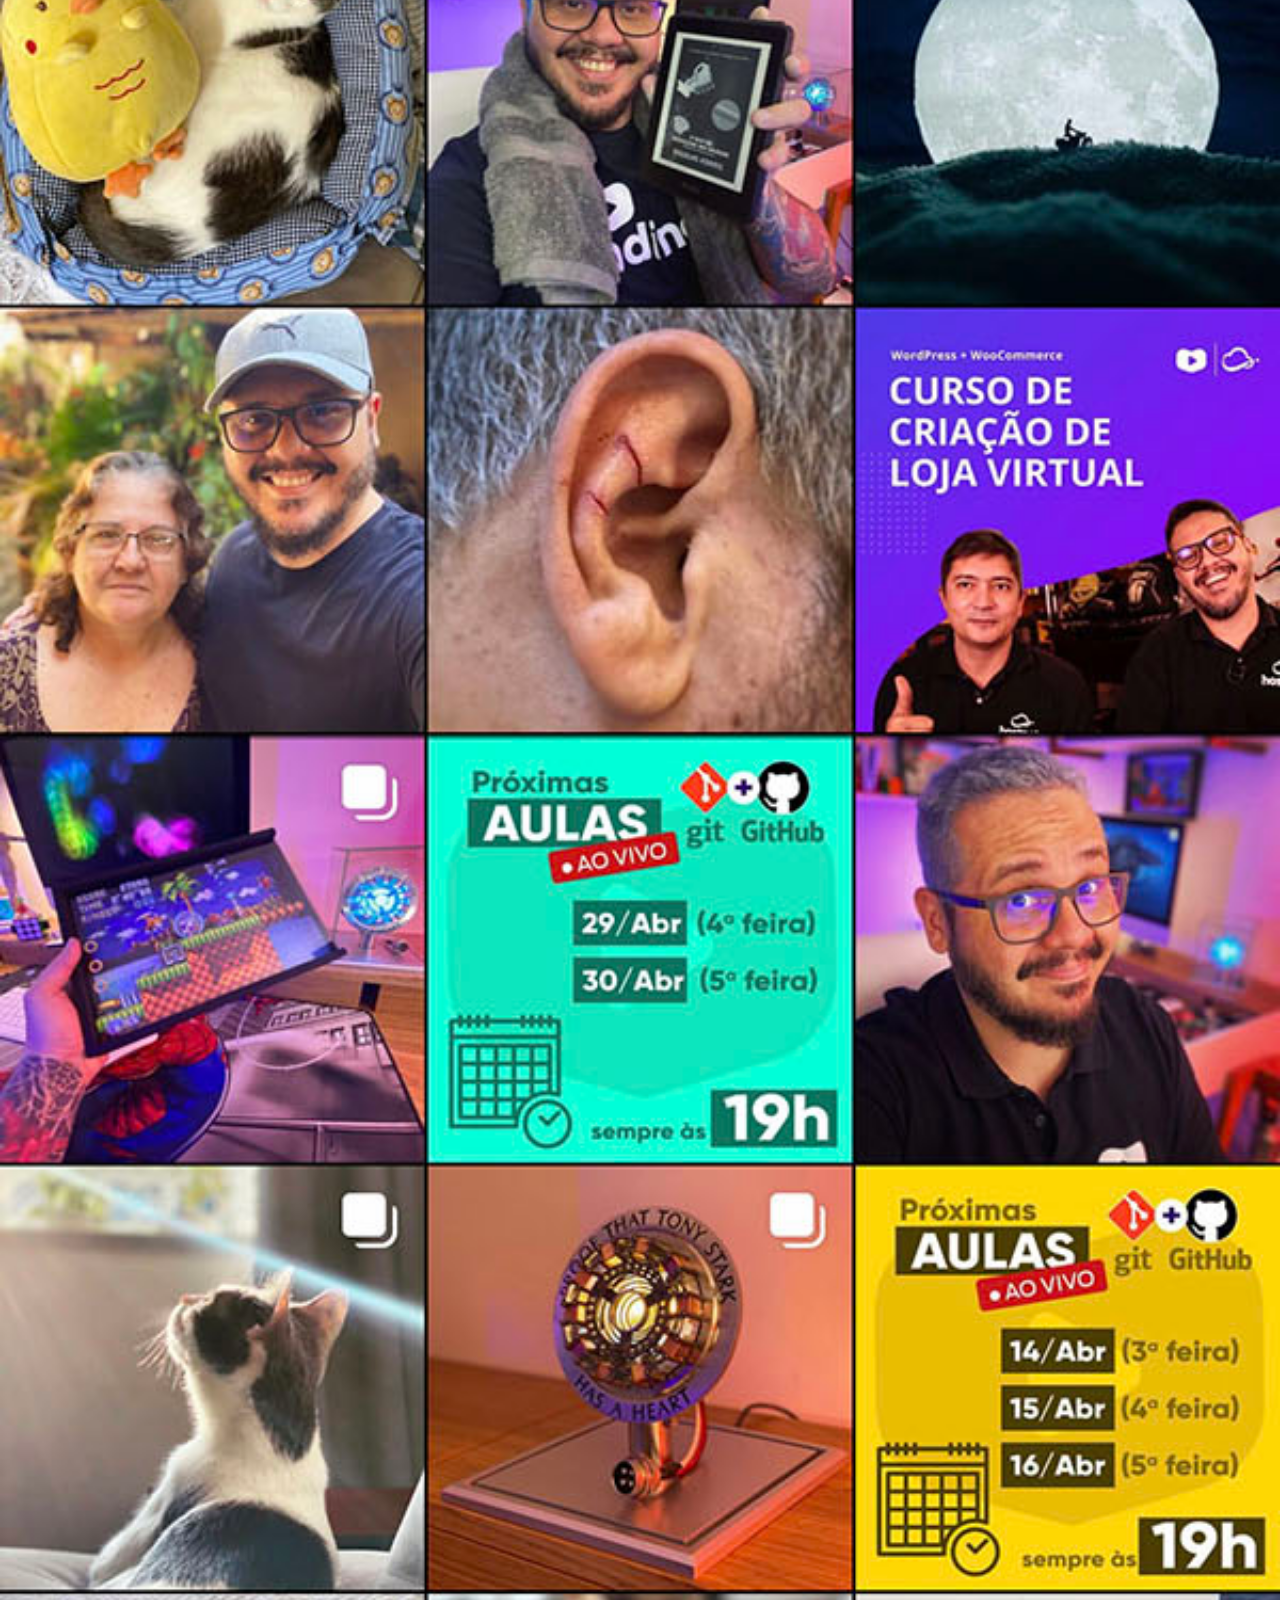
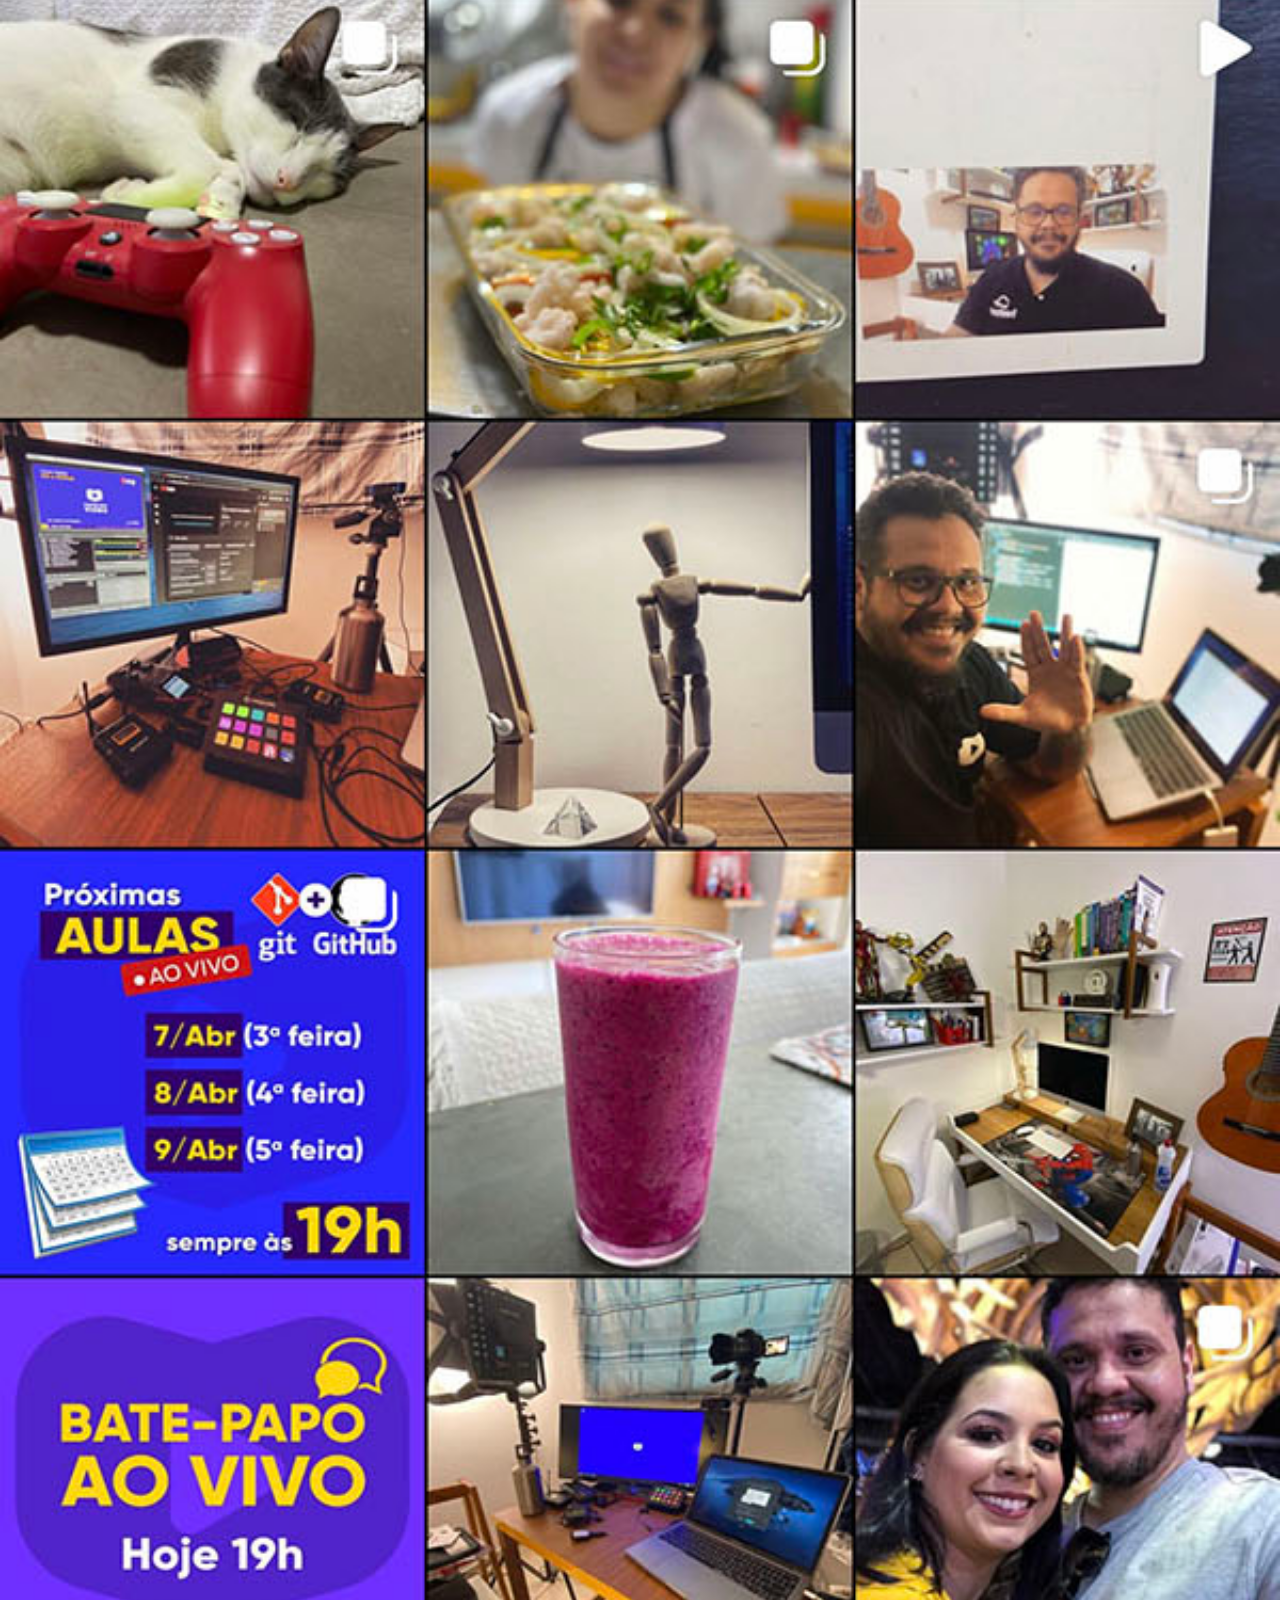
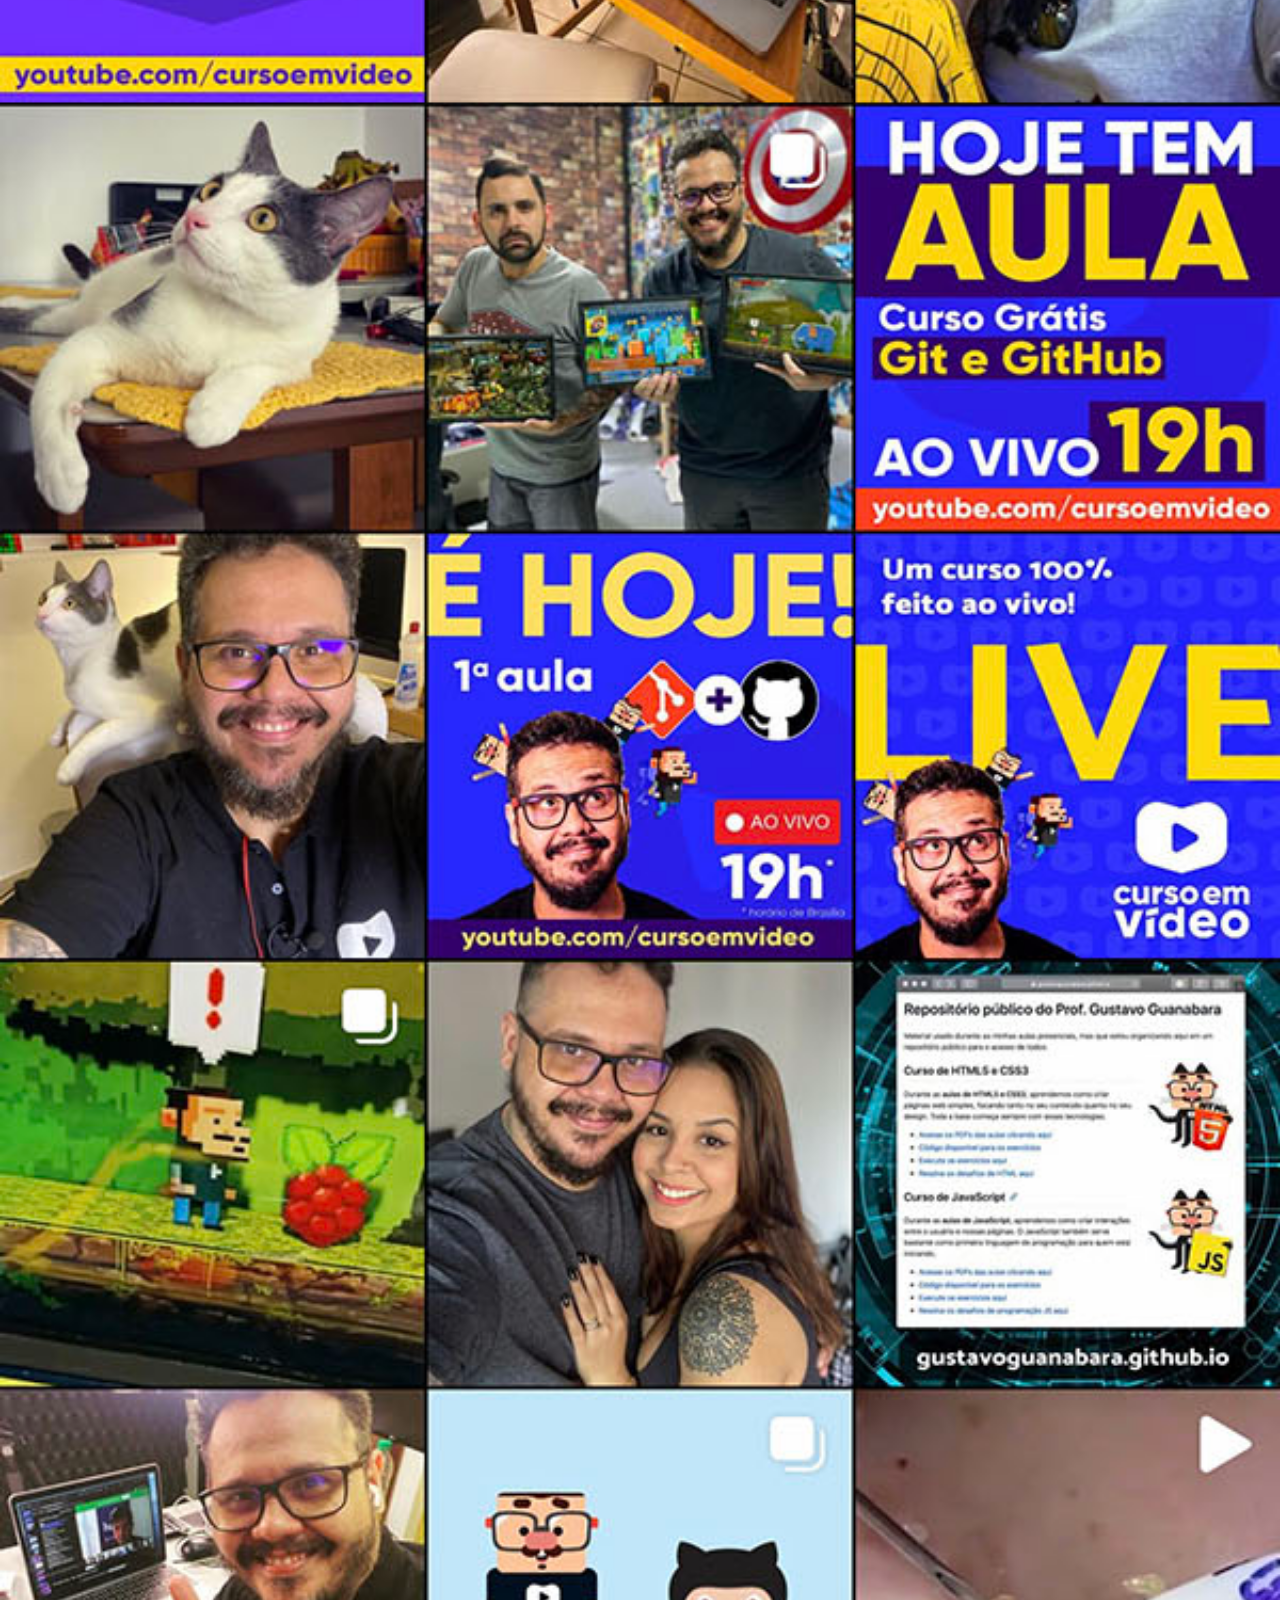
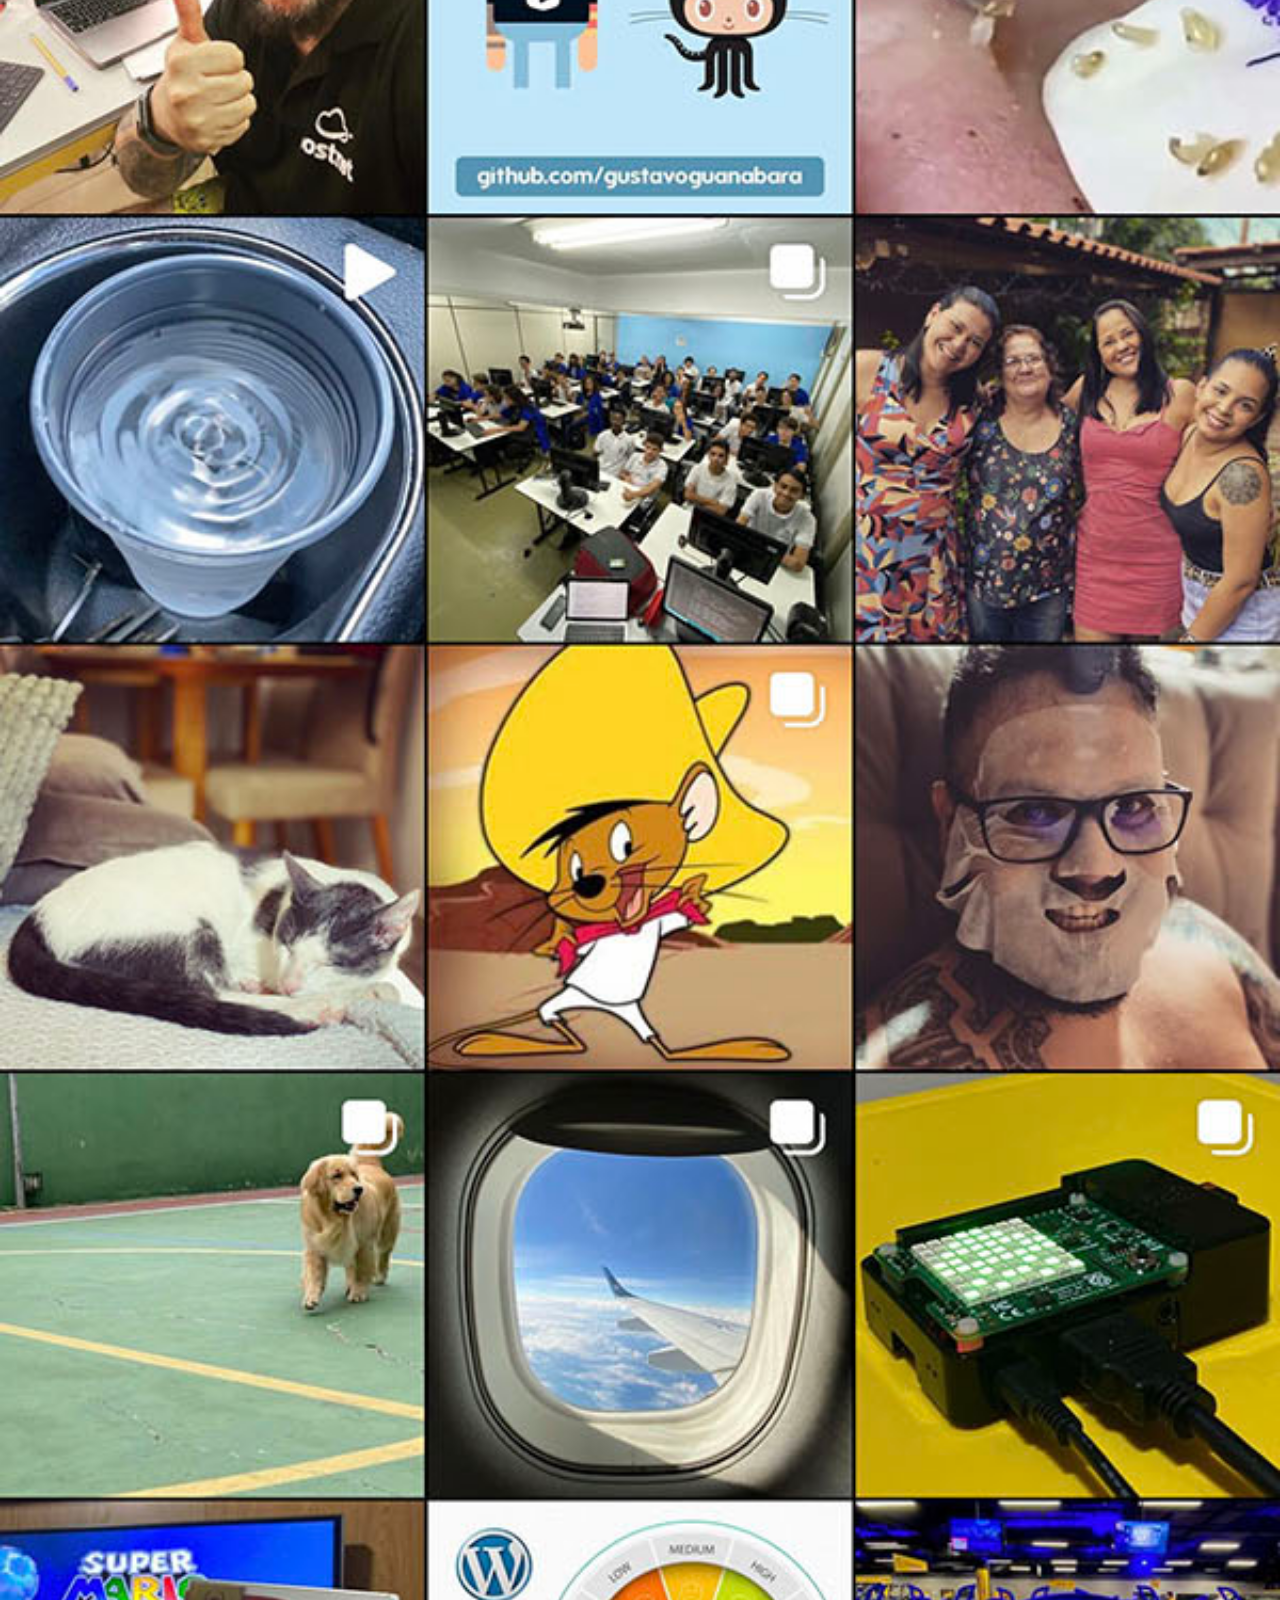
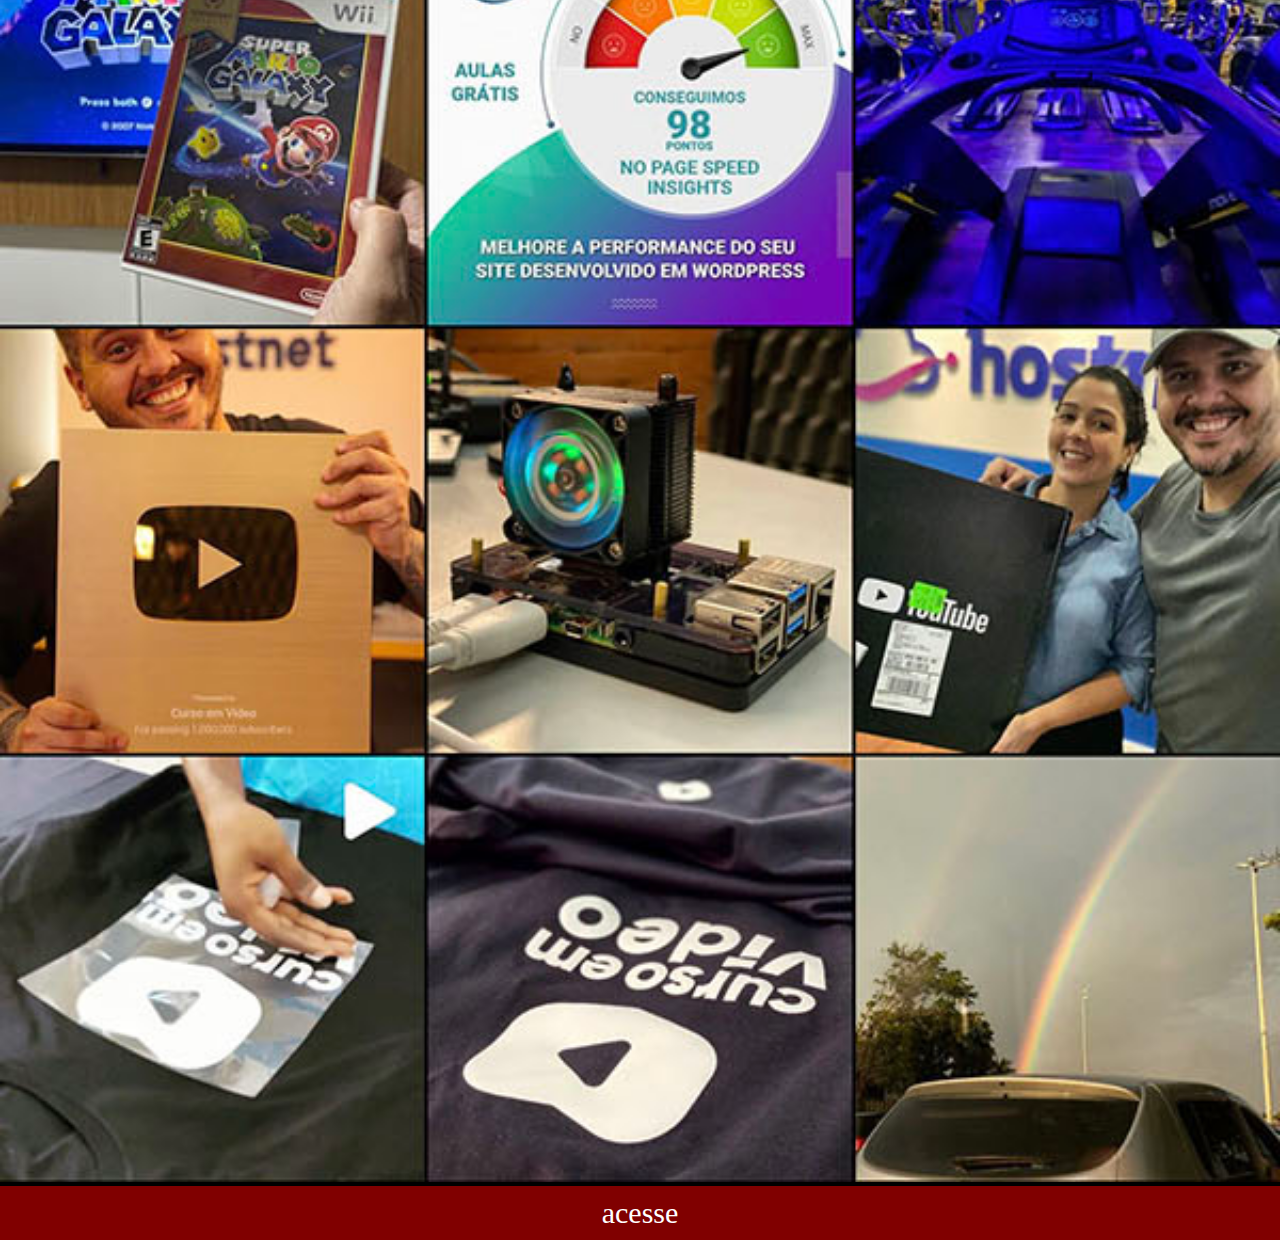
<file: dsf-social/instagram.html>
<!DOCTYPE html>
<html lang="pt-br">
<head>
    <meta charset="UTF-8">
    <meta http-equiv="X-UA-Compatible" content="IE=edge">
    <meta name="viewport" content="width=device-width, initial-scale=1.0">
    <title>youtube</title>
    <link rel="stylesheet" href="src/social.css">
</head>
<body>
    <img src="src/imagens/tela-instagram.jpg" alt="img-youtube">
    <a href="https://www.youtube.com/channel/UCJlpIWQQTDFJ-CBlOVkQBsg" target="_blank">acesse
    </a>
</body>
</html>
</file>
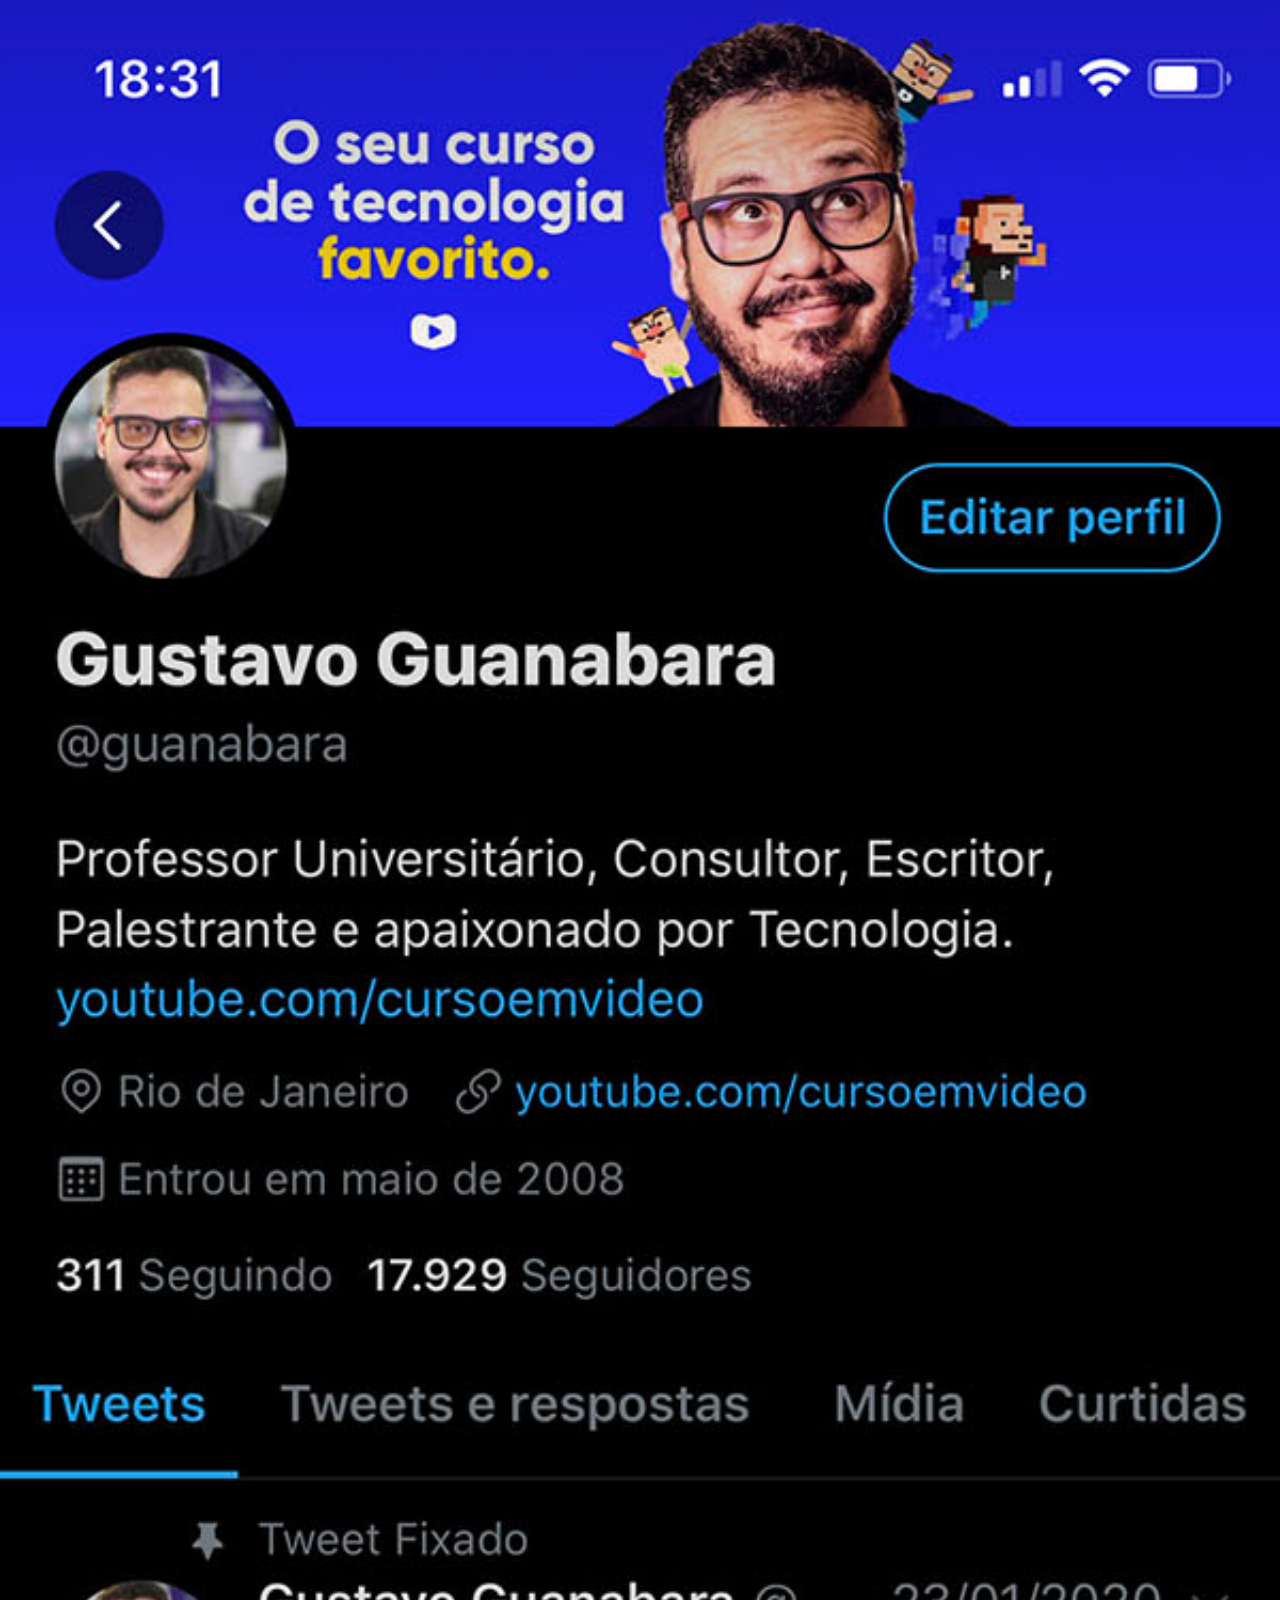
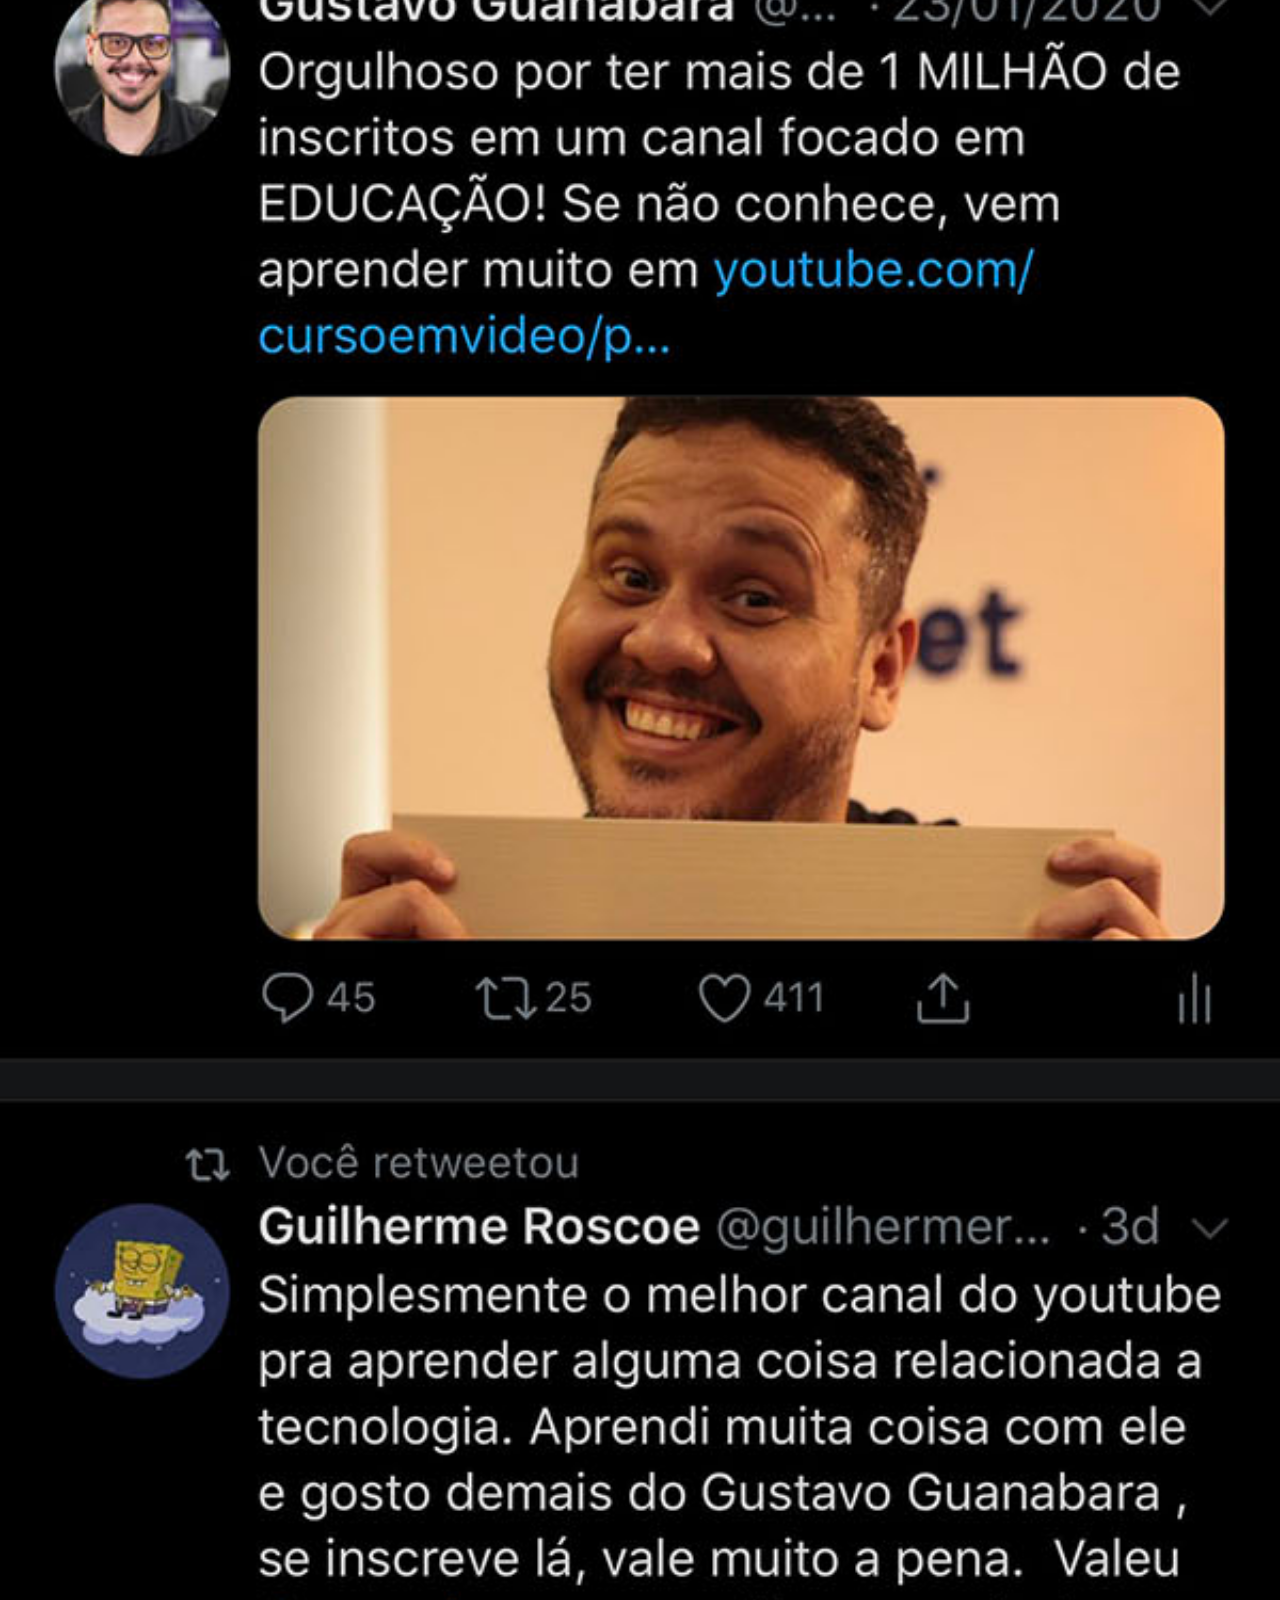
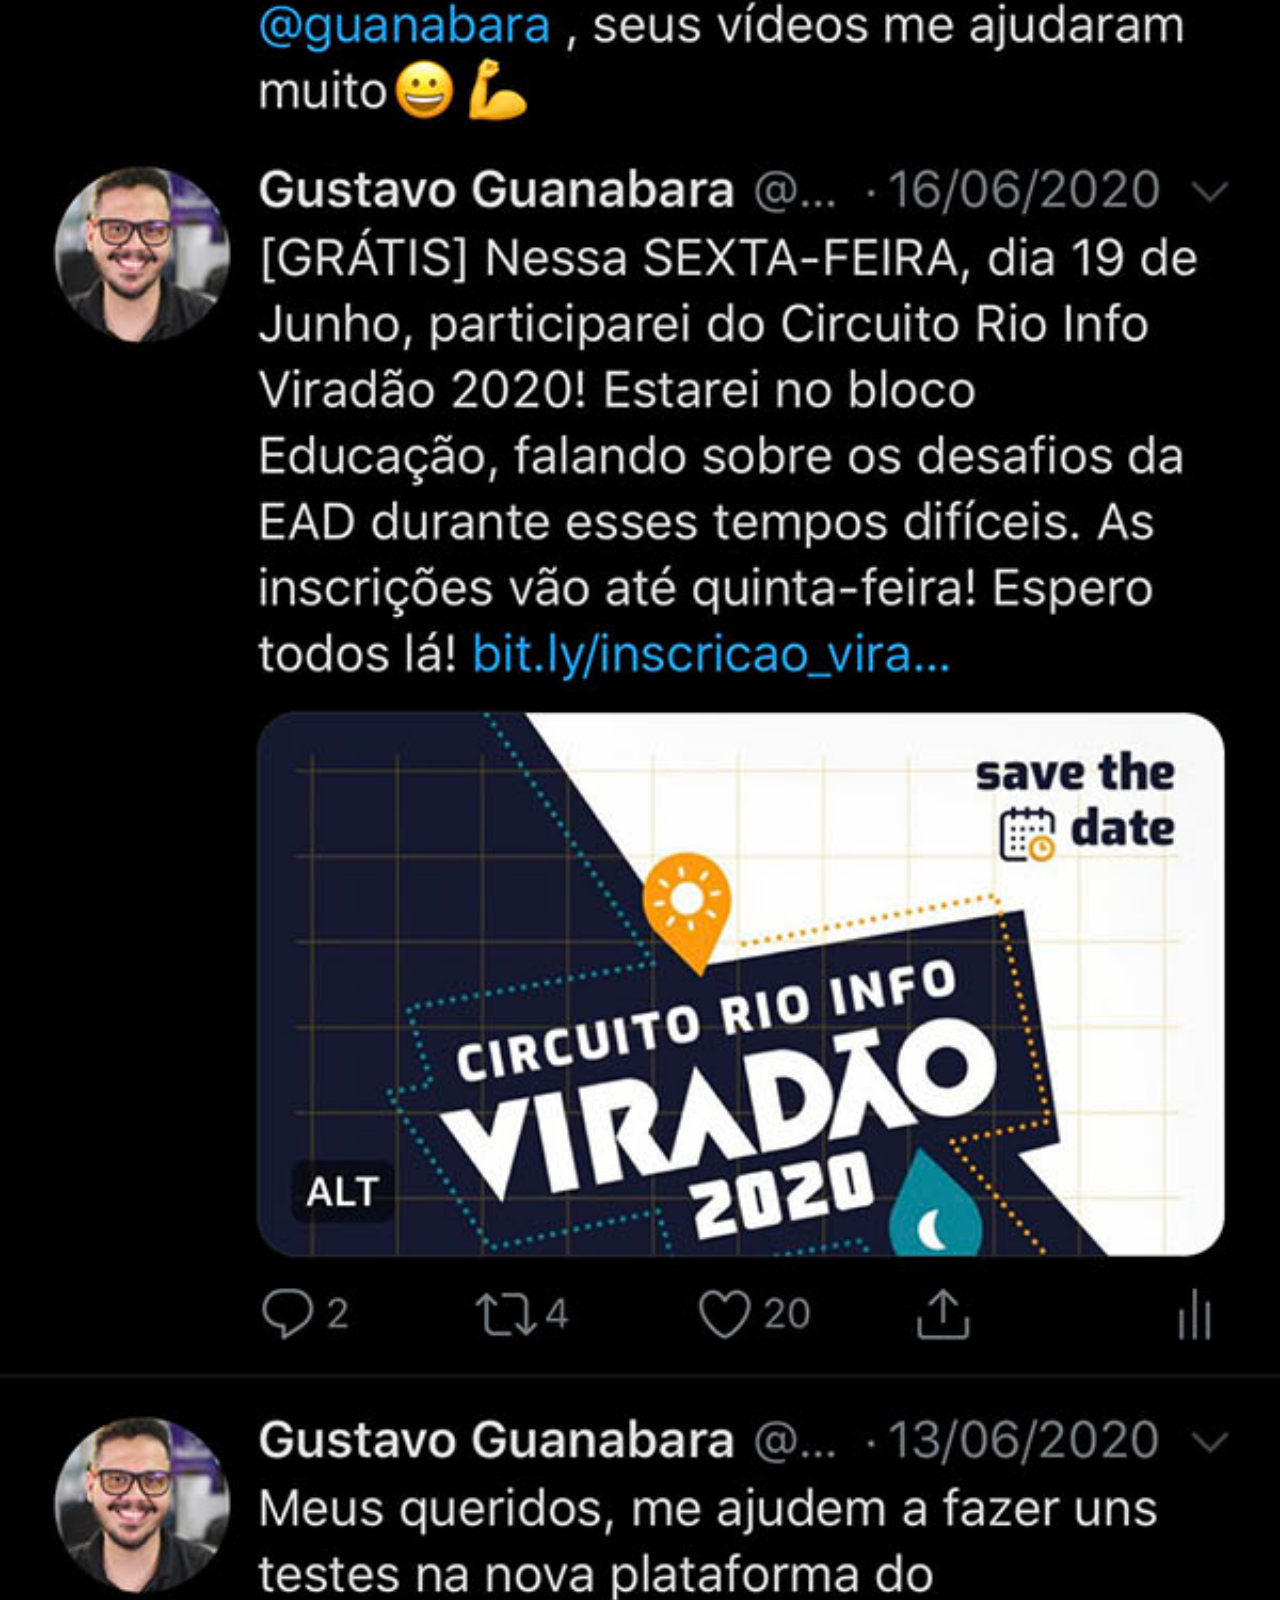
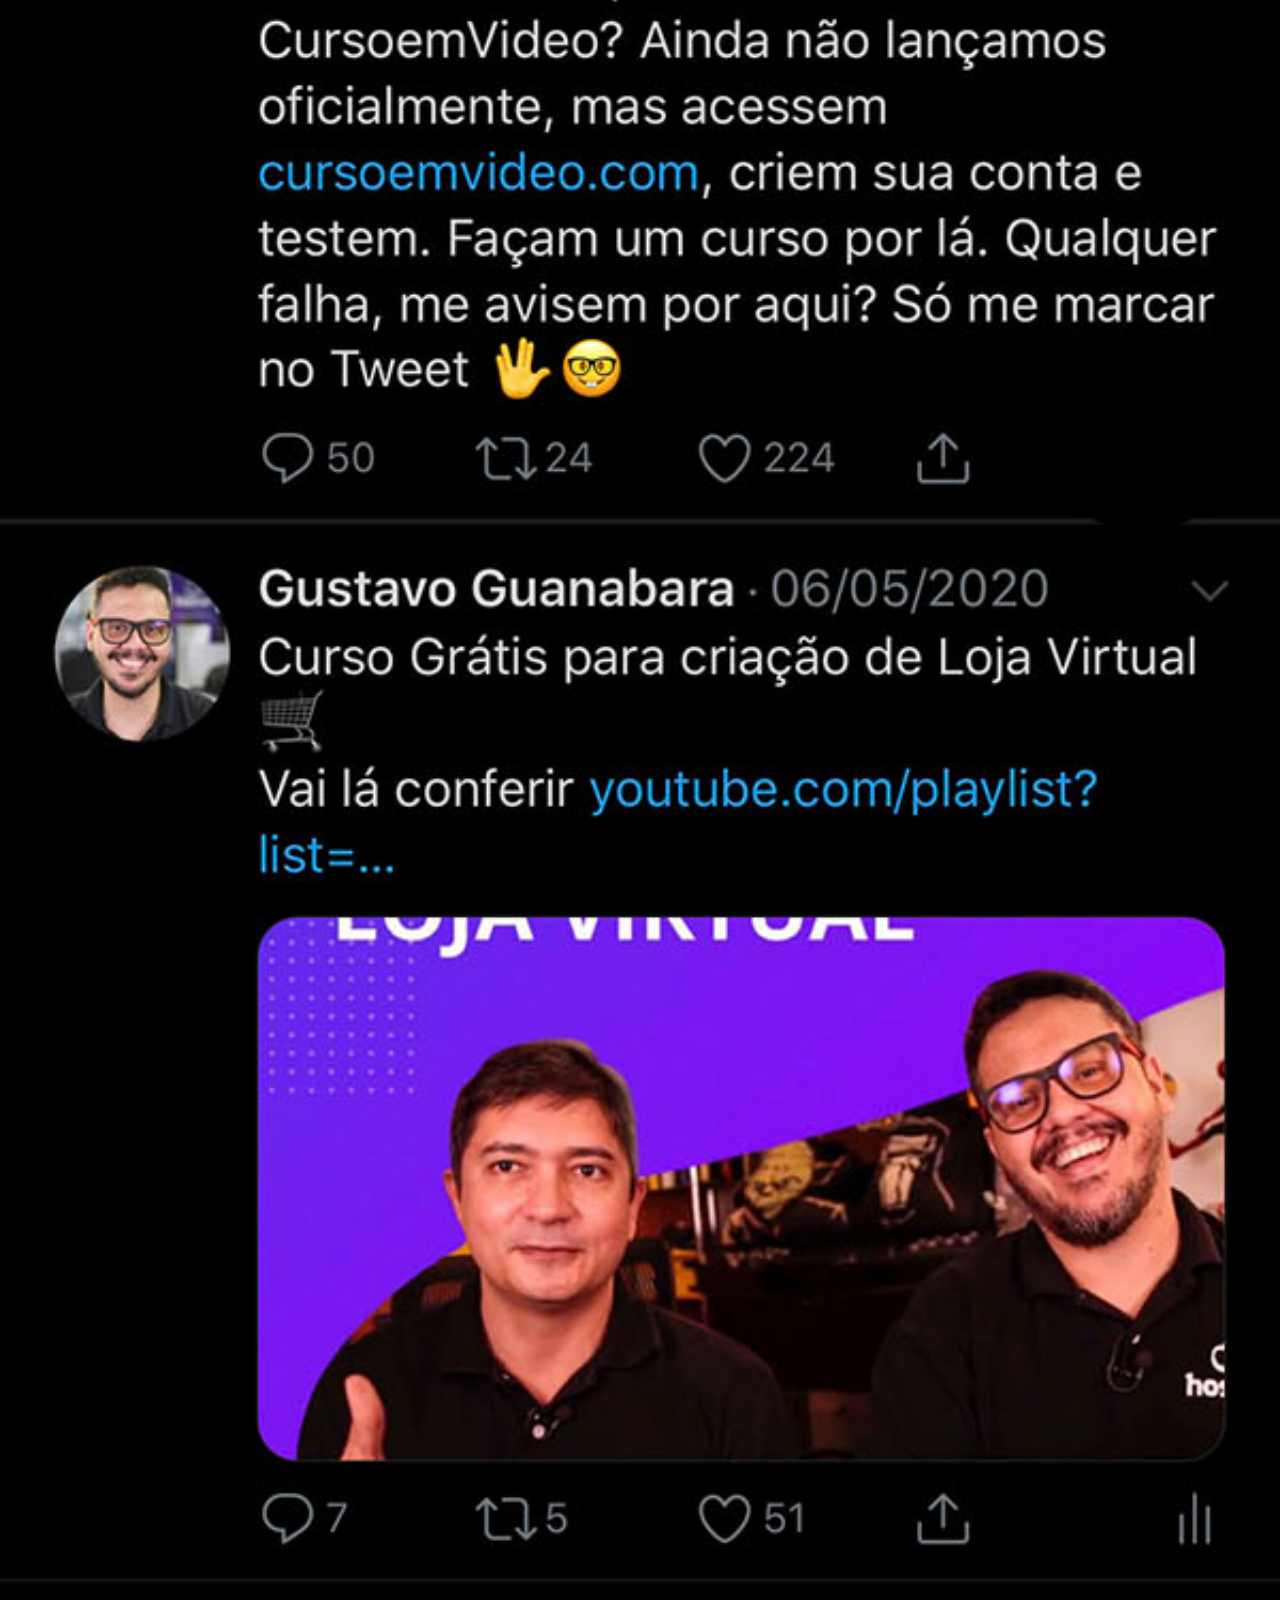
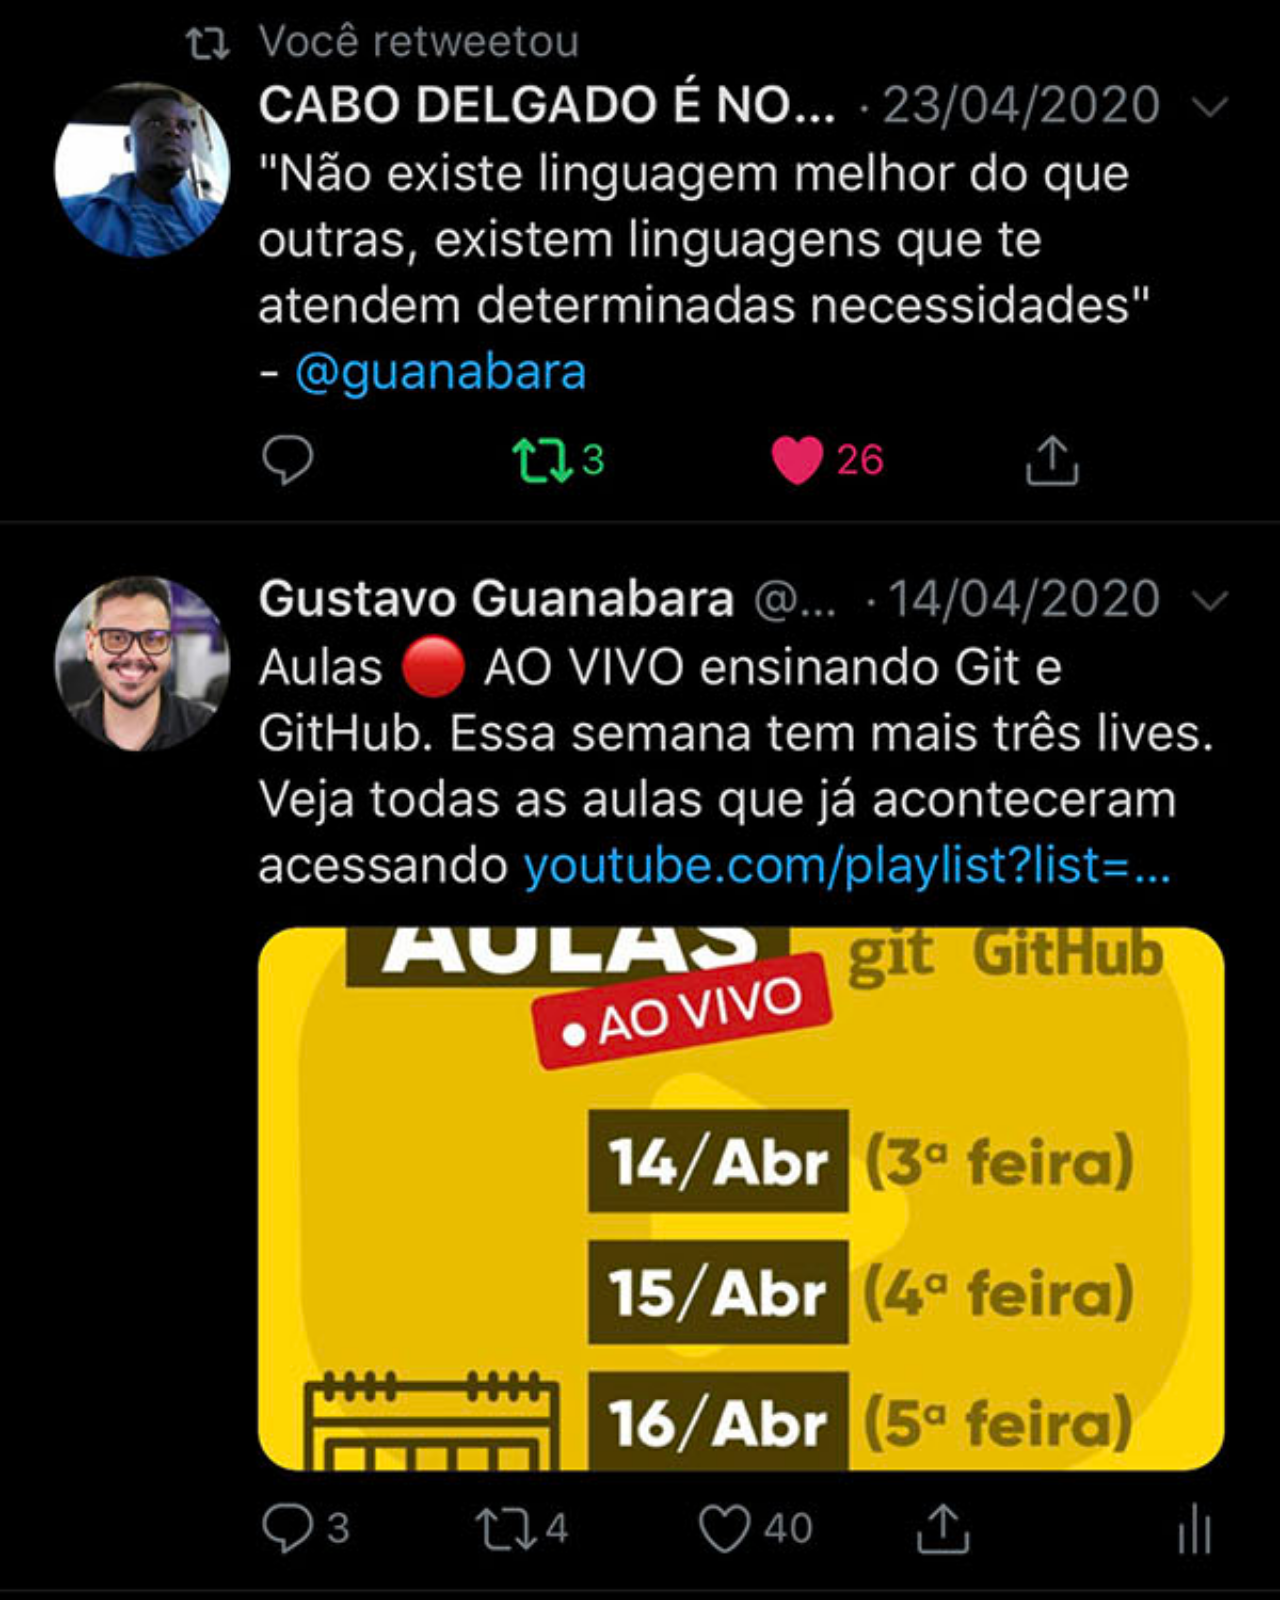
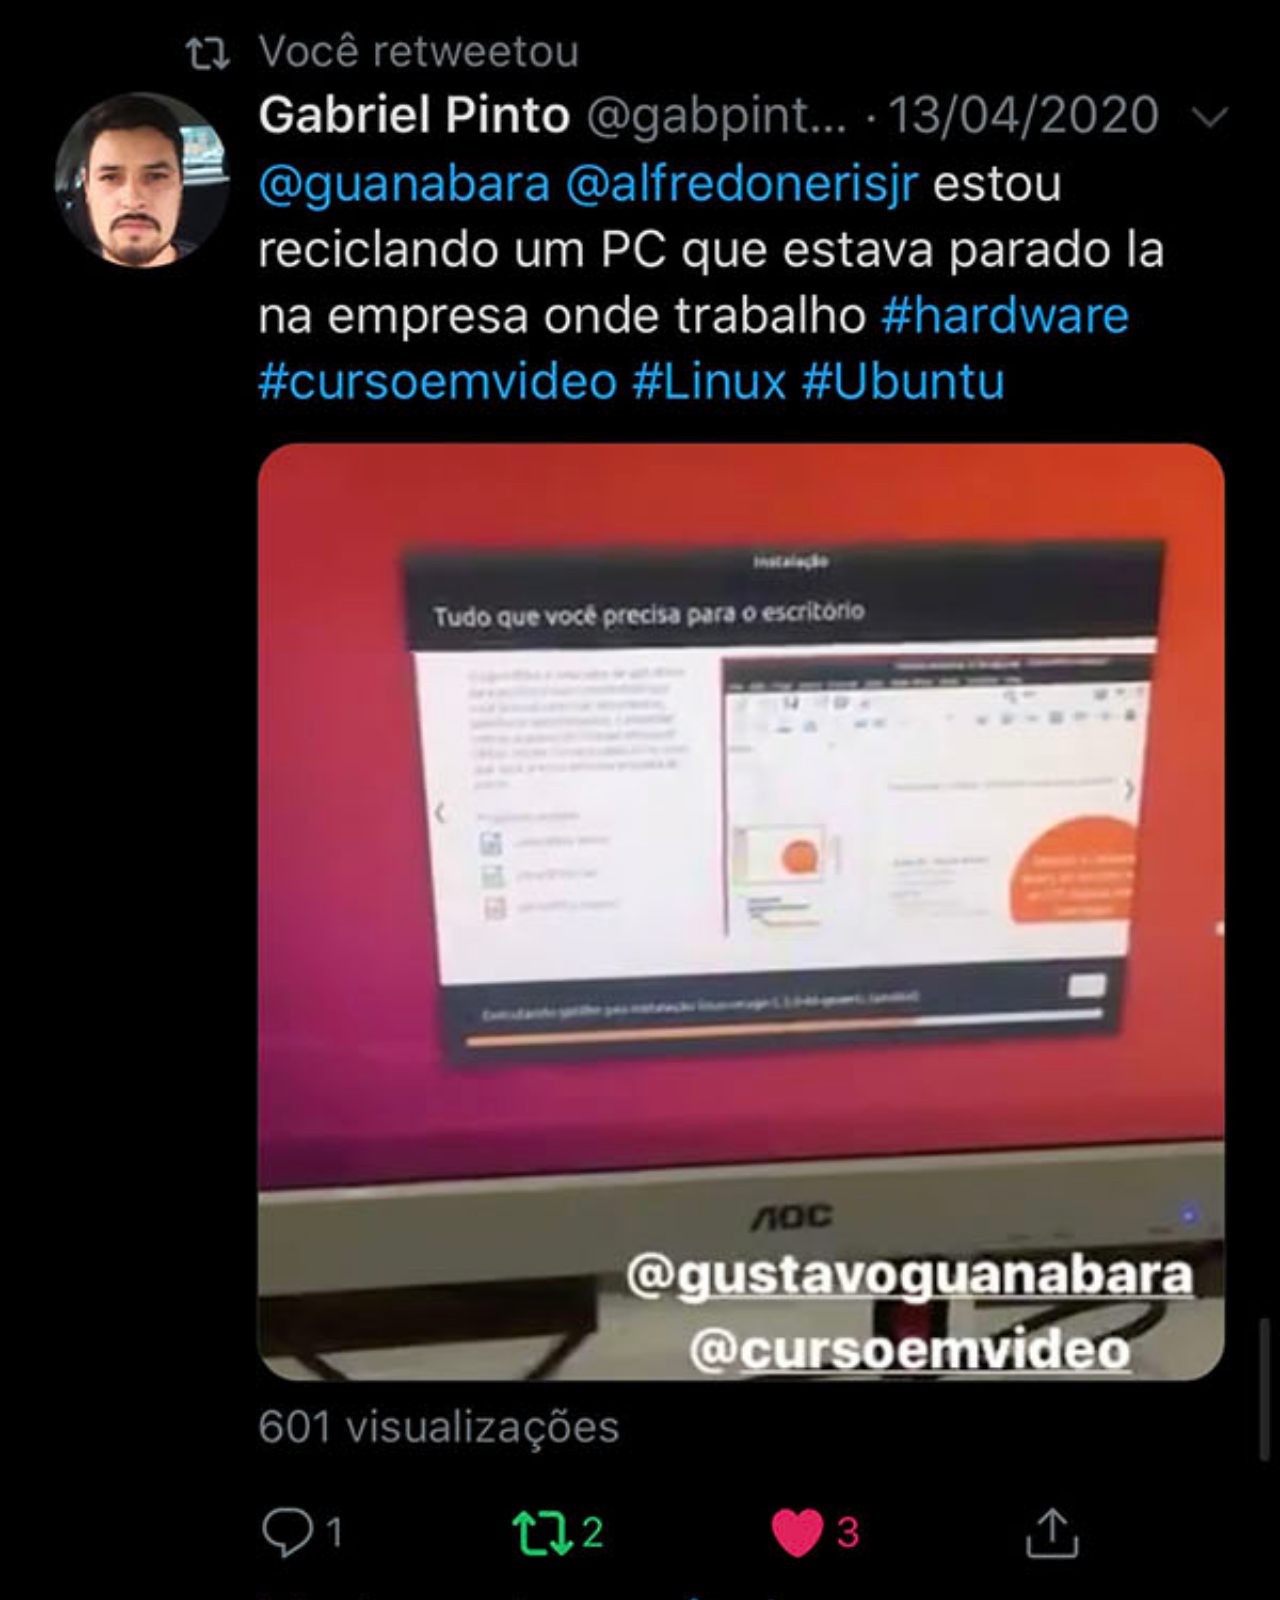
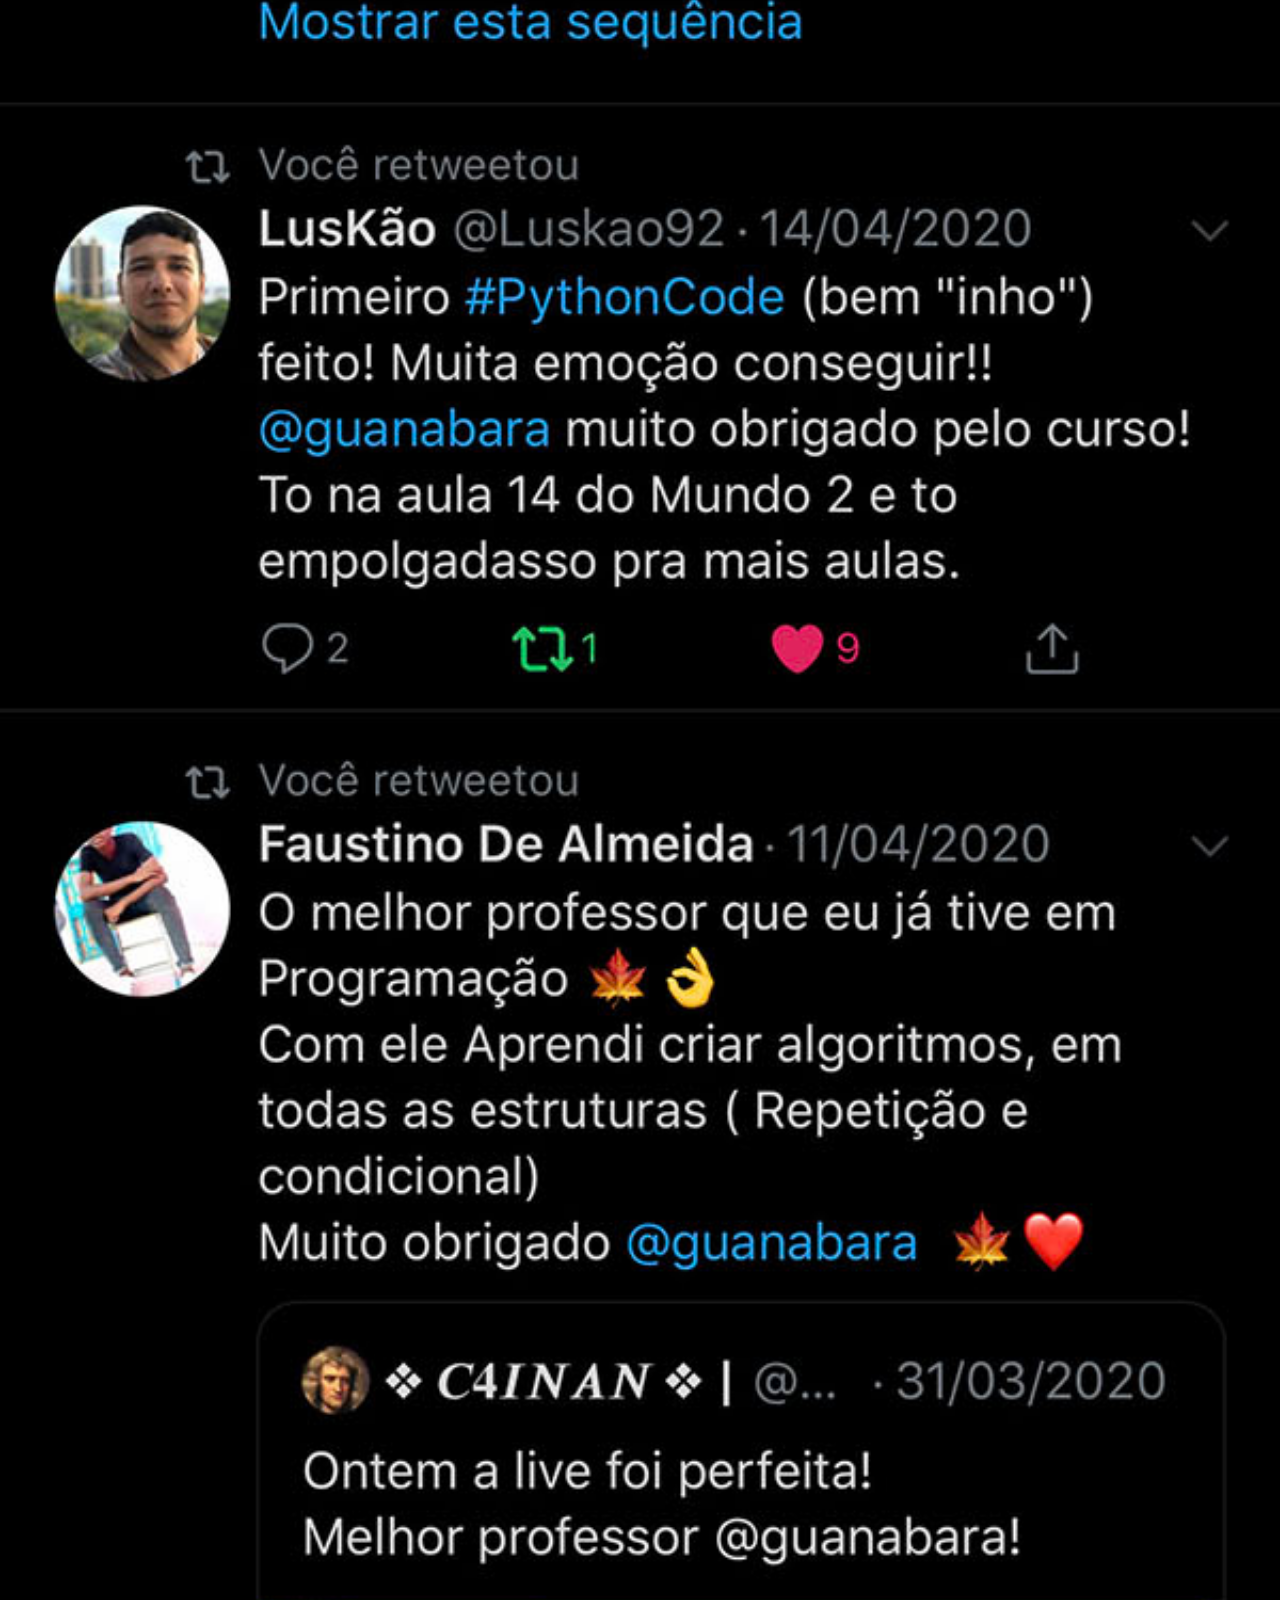
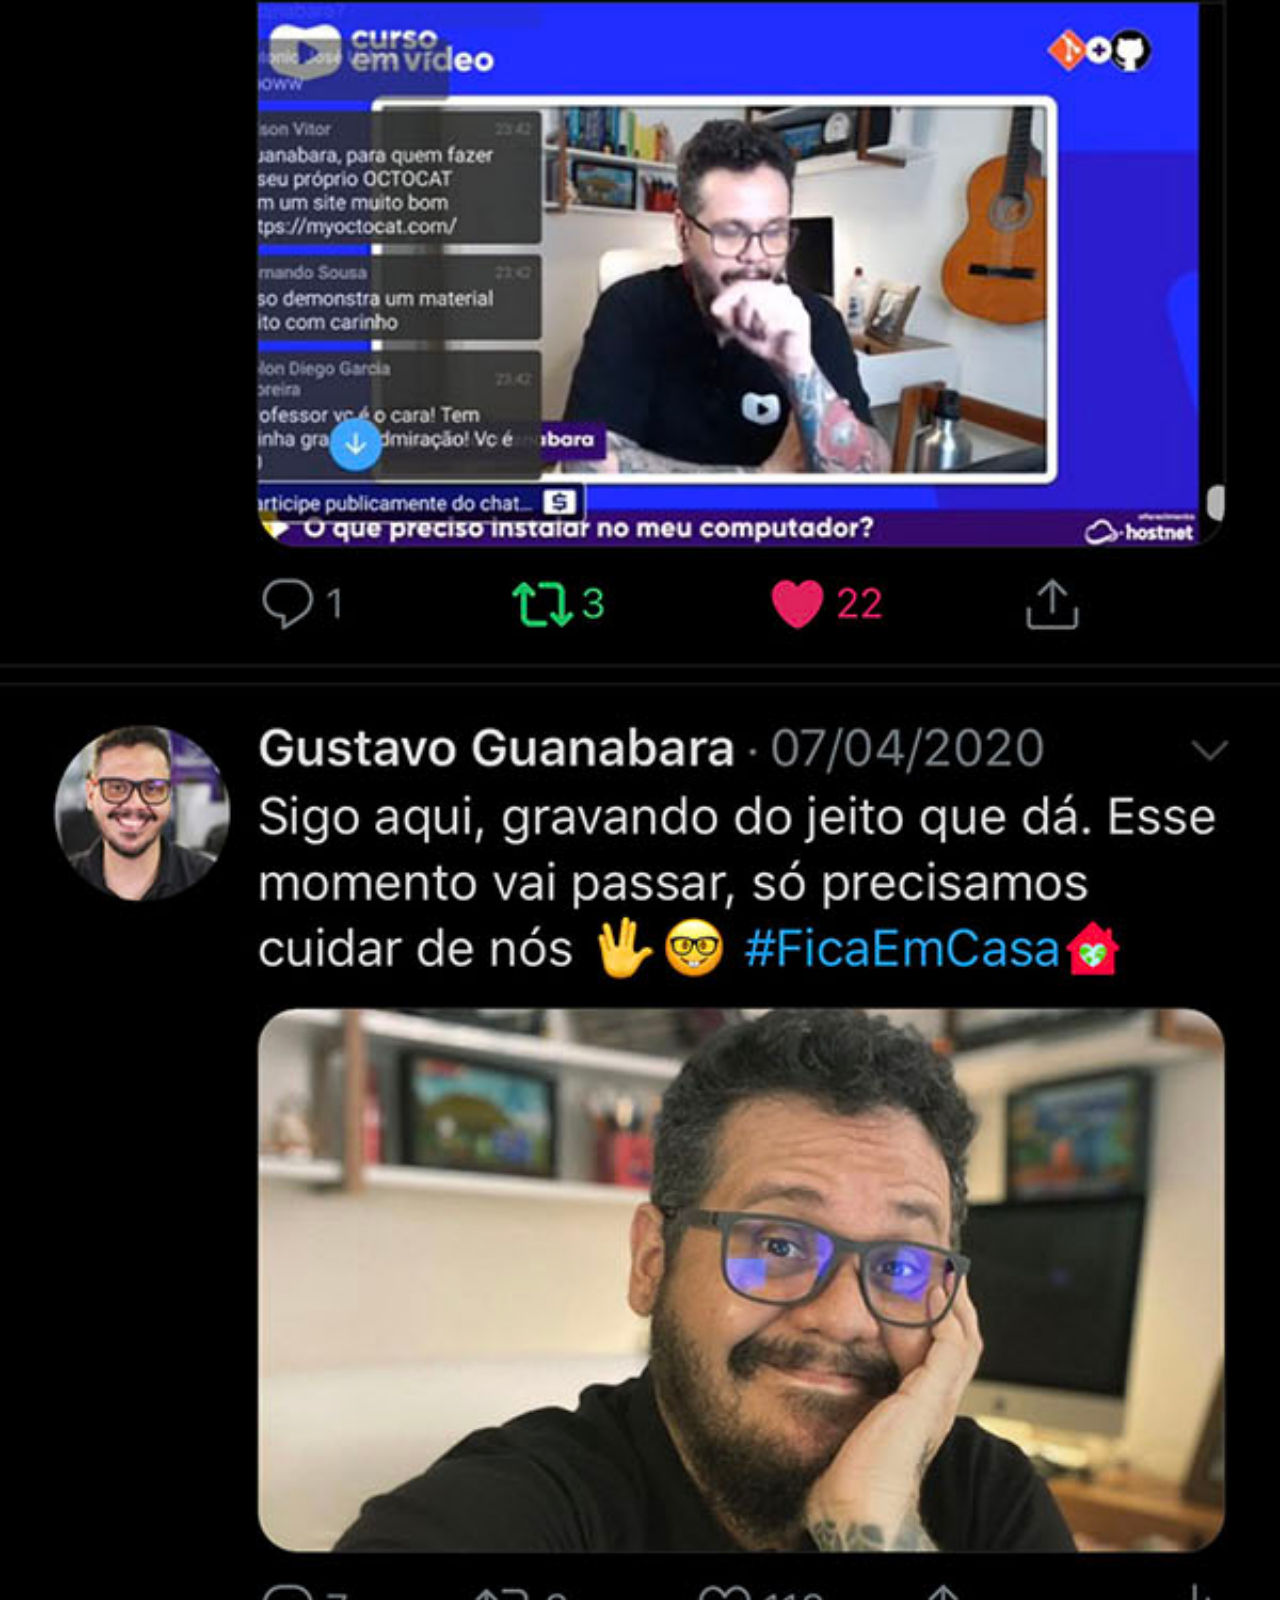
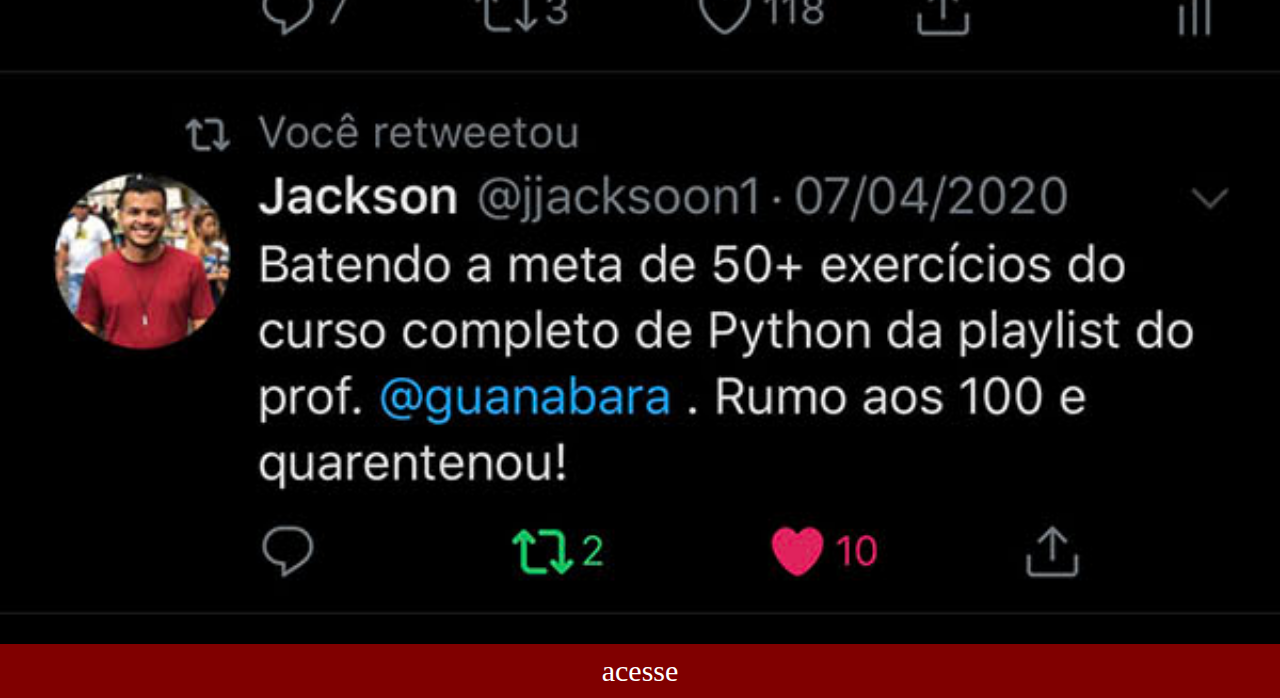
<file: dsf-social/twitter.html>
<!DOCTYPE html>
<html lang="pt-br">
<head>
    <meta charset="UTF-8">
    <meta http-equiv="X-UA-Compatible" content="IE=edge">
    <meta name="viewport" content="width=device-width, initial-scale=1.0">
    <title>youtube</title>
    <link rel="stylesheet" href="src/social.css">
</head>
<body>
    <img src="src/imagens/tela-twitter.jpg" alt="img-twitter">
    <a href="https://www.youtube.com/channel/UCJlpIWQQTDFJ-CBlOVkQBsg" target="_blank">acesse
    </a>
</body>
</html>
</file>
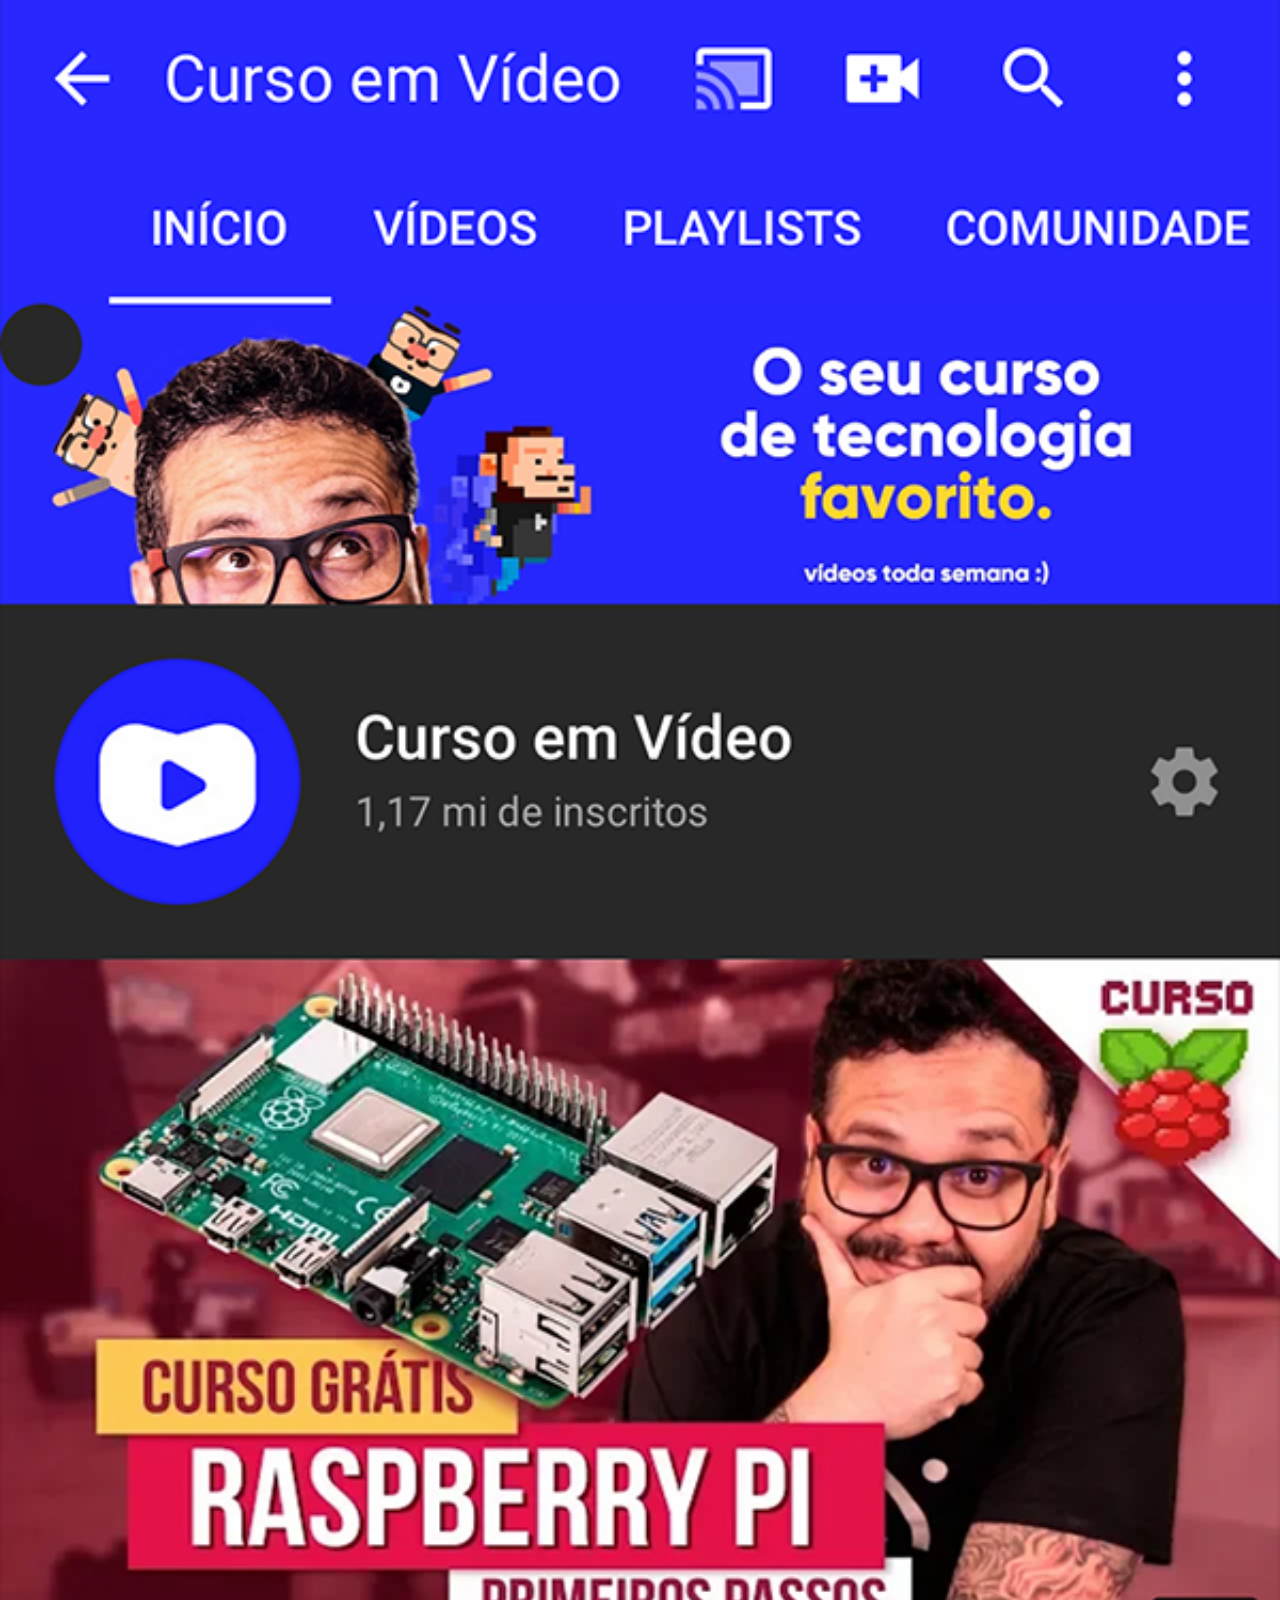
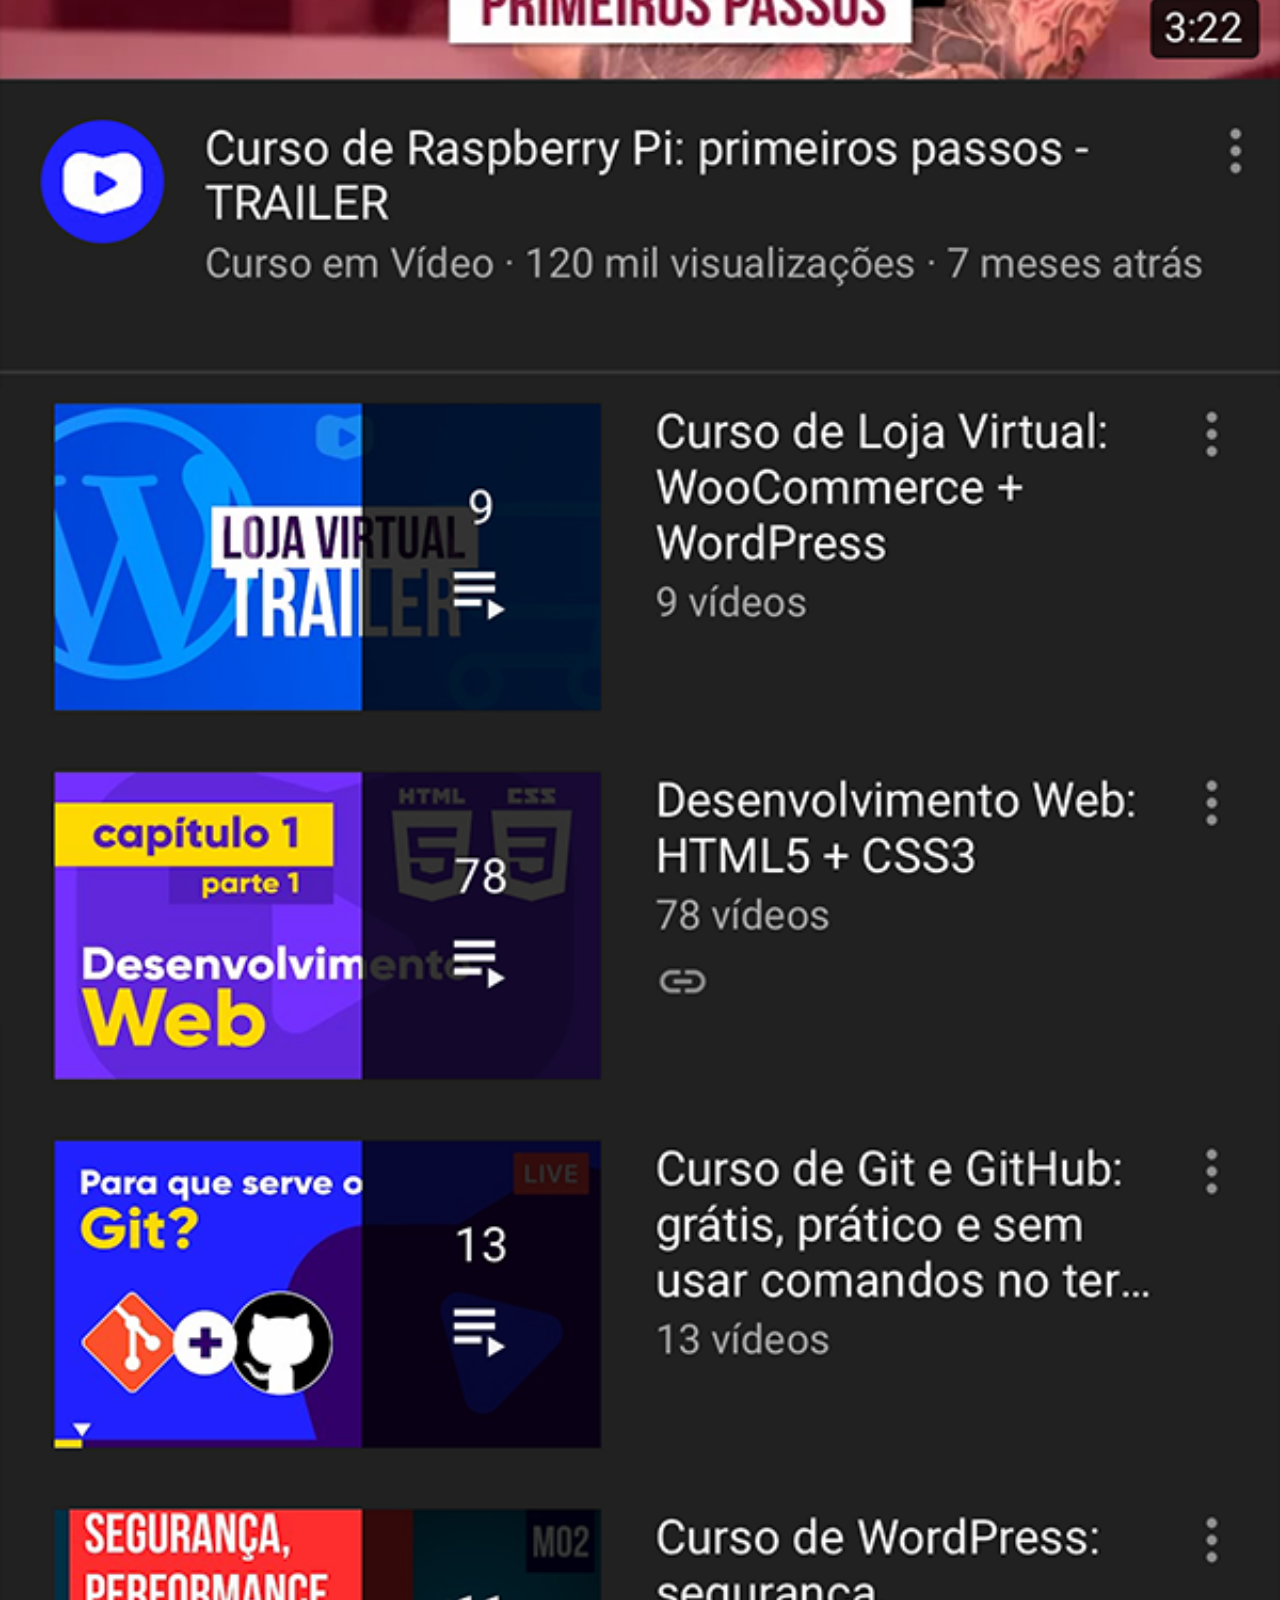
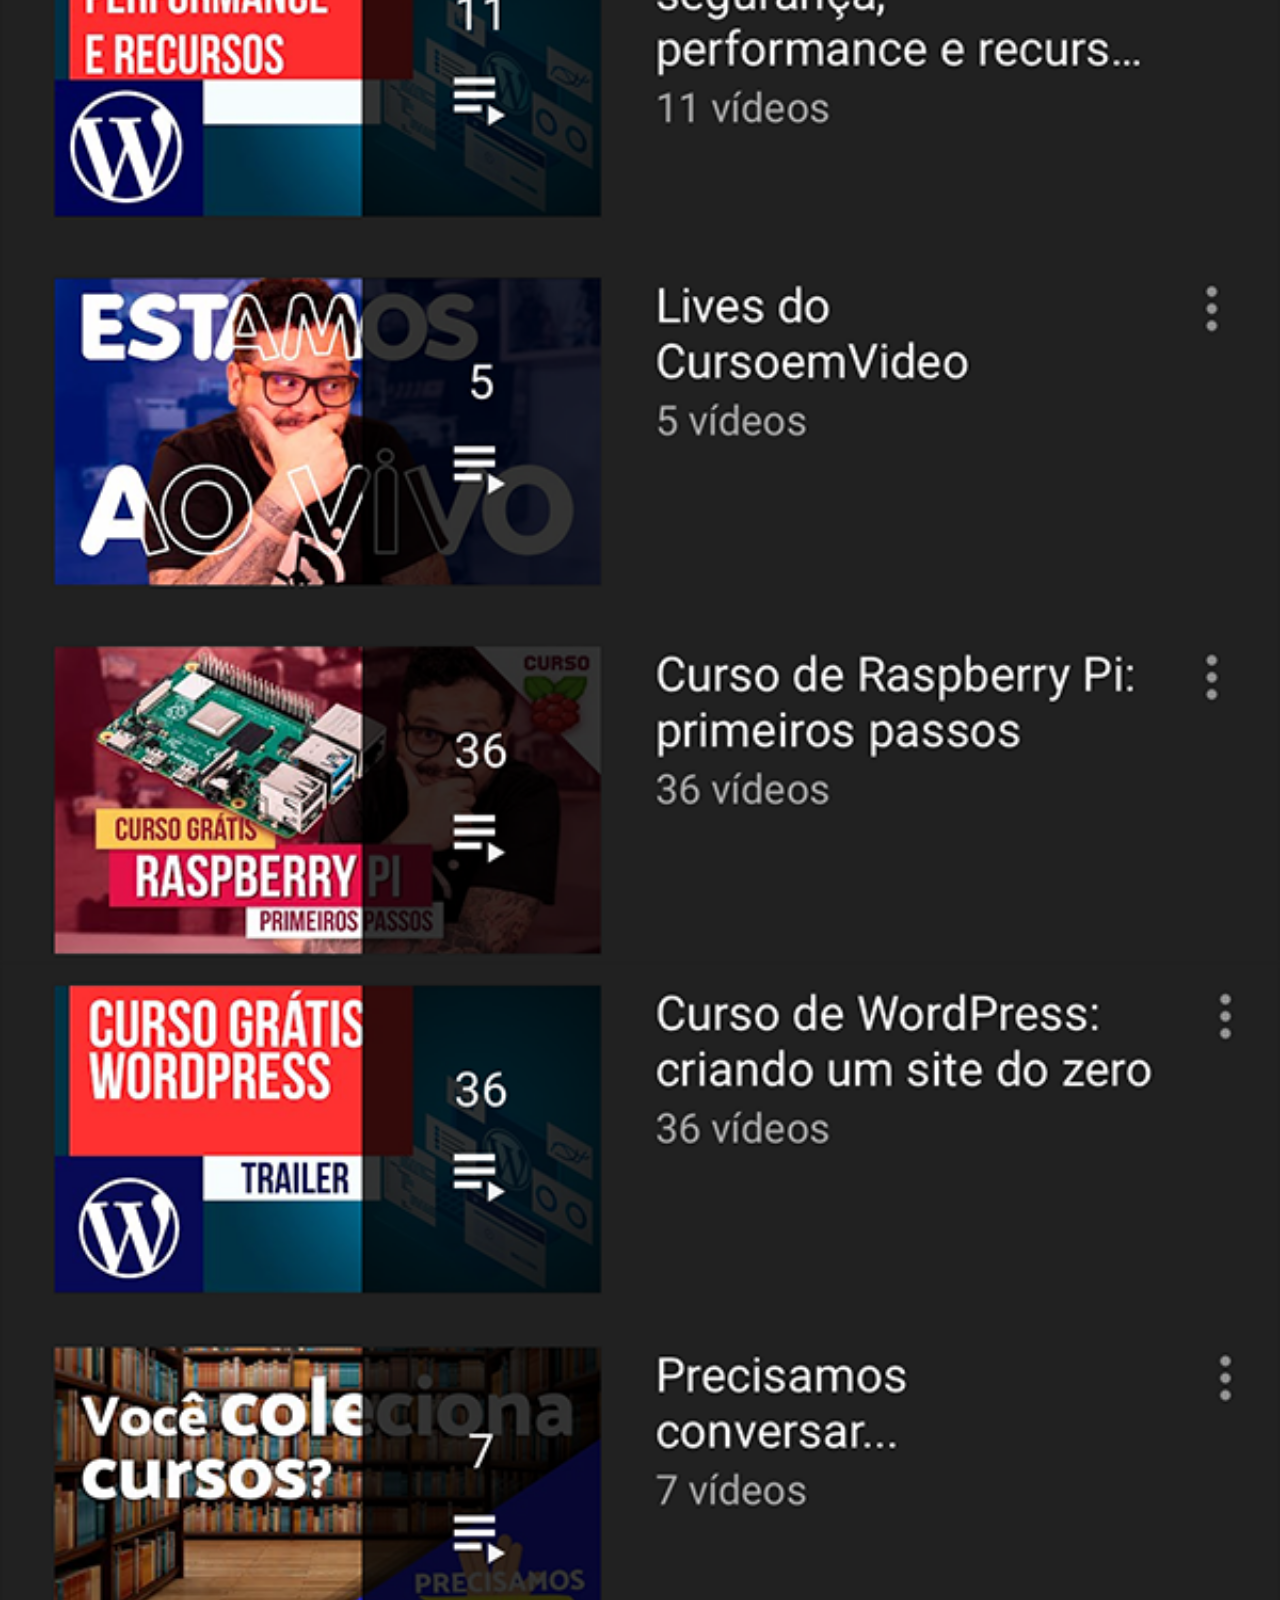
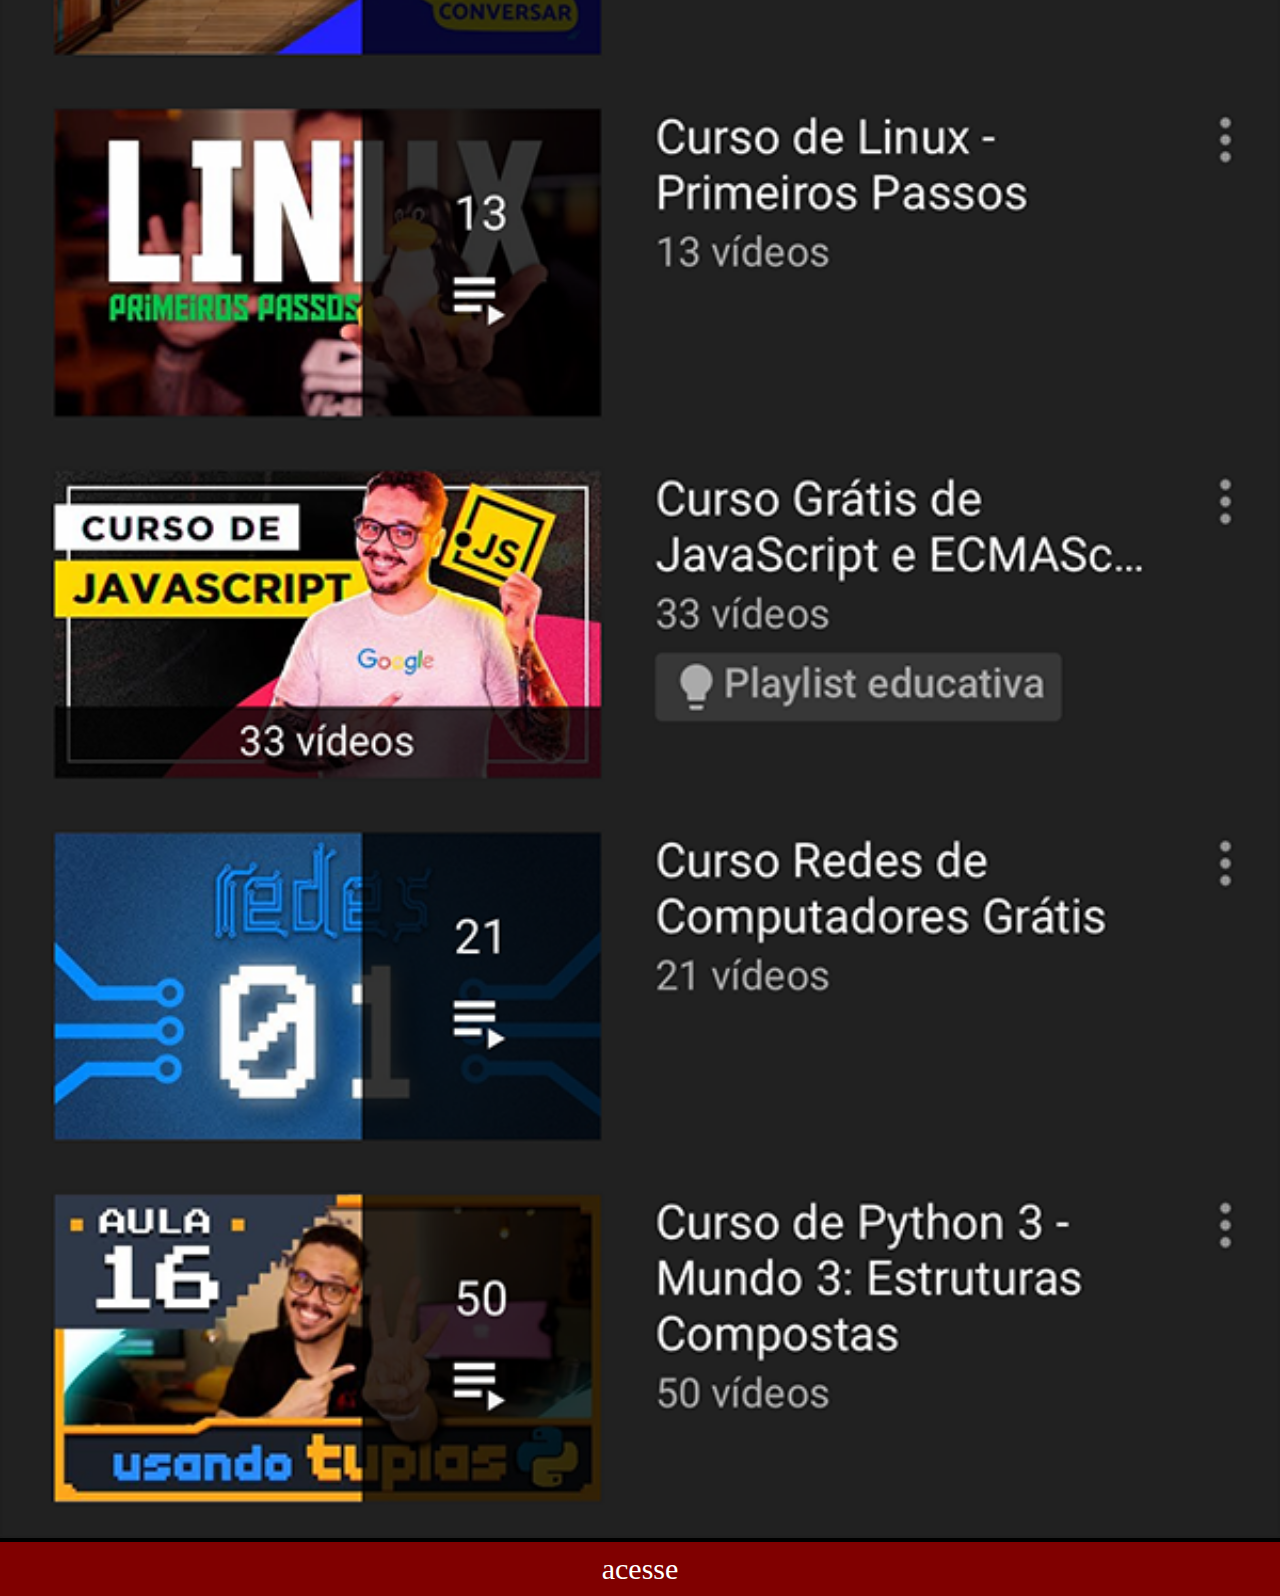
<file: dsf-social/youtube.html>
<!DOCTYPE html>
<html lang="pt-br">
<head>
    <meta charset="UTF-8">
    <meta http-equiv="X-UA-Compatible" content="IE=edge">
    <meta name="viewport" content="width=device-width, initial-scale=1.0">
    <title>youtube</title>
    <link rel="stylesheet" href="src/social.css">
</head>
<body>
    <img src="src/imagens/tela-youtube.png" alt="img-youtube">
    <a href="https://www.youtube.com/channel/UCJlpIWQQTDFJ-CBlOVkQBsg" target="_blank">acesse
    </a>
</body>
</html>
</file>
<file: cordel/src/style.css>
@font-face {
    font-family:"cordel";
    src: url("fonts/Cordel\ Rustika.otf") format("opentype") ;
}
@font-face {
    font-family:"valentina";
    src: url("fonts/Best\ Valentina\ OTF.otf") format("opentype");
}

:root{
    --font1:"cordel";
    --font2:"valentina";
}

*{
    margin: 0;
    padding: 0;
}

body{
    min-height: 100vh;
}
header{
    background-color: #000;
    color: #fff;
    text-align: center;
    font-variant: small-caps;
    padding: 50px 0 ;
}
header > h1{
    font-family:var(--font1);
    font-size: 4em;
}
header > p{
    padding-top: 10px;
}

section{
    padding-left: 25px;
    padding-top: 30vh;
    padding-bottom: 30vh;
    font-family: 'valentina';
    font-size: 2em;
    box-shadow: inset 3px 3px 13px rgba(0, 0, 0, 0.699);
}

.cordel{
    background-color: #fff;
    color: #000;
    line-height: 2em;
}

.img.flor{
    background-image: url("../src/imagens/background001.jpg");
    background-position: right center;
    background-size: cover;
    background-attachment: fixed;
}

.img.jornal{
    background-image: url("../src/imagens/background002.jpg");
    background-position: right center;
    background-size: cover;
    background-attachment: fixed;
}

.img > p{
    background-color: rgba(0, 0, 0, 0.432);
    width: 350px;
    border-radius: 10px;
    padding: 10px;
    color: #fff;
    line-height: 2em;
    box-shadow: 3px 3px 10px #000;
    
}

footer{
    background-color: #000;
    color: #fff;
    text-align: center;
    padding: 15px;
}
a{
    text-decoration: none;
    color: aquamarine;
}
a:hover{
    color: aqua;
    text-decoration: underline;
}
</file>
<file: dsf-social/src/style.css>
@charset "utf-8";

* {
    margin: 0px;
    padding: 0px;
}
body{
    background:url(imagens/fundo-madeira.jpg) no-repeat top center ;
    background-size: cover;
    background-attachment: fixed;
}
main{
    position: relative;
    height: 100vh;
}
#phone{
    background: url(imagens/frame-iphone.png) no-repeat;
    position: absolute;
    top: 50%;
    left: 50%;
    transform: translate(-50%, -50%);

    height: 622px;
    width: 311px;
}
#rede-sociais img{
    width: 50px;
    border-radius: 50%;
    padding: 20px;   
}

#tela{
    position: relative;
    top: 80px;
    left: 21px;
    width: 271px;
    height: 471px;
    
}
</file>
<file: dsf-social/src/social.css>
@charset "utf-8";

::-webkit-scrollbar{
    height: 0px;
    width: 0px;
}
*{
    margin: 0px;
    padding: 0px;
}
img{
    width: 100vw;
}
a{
    display: block;
    text-decoration: none;
    text-align: center;
    background-color: maroon;
    color: white;
    padding: 10px;
    font-size: 30px ;
}
a:hover{
    background-color: red;
}
body{
    
    background-color: black;

}
</file>
